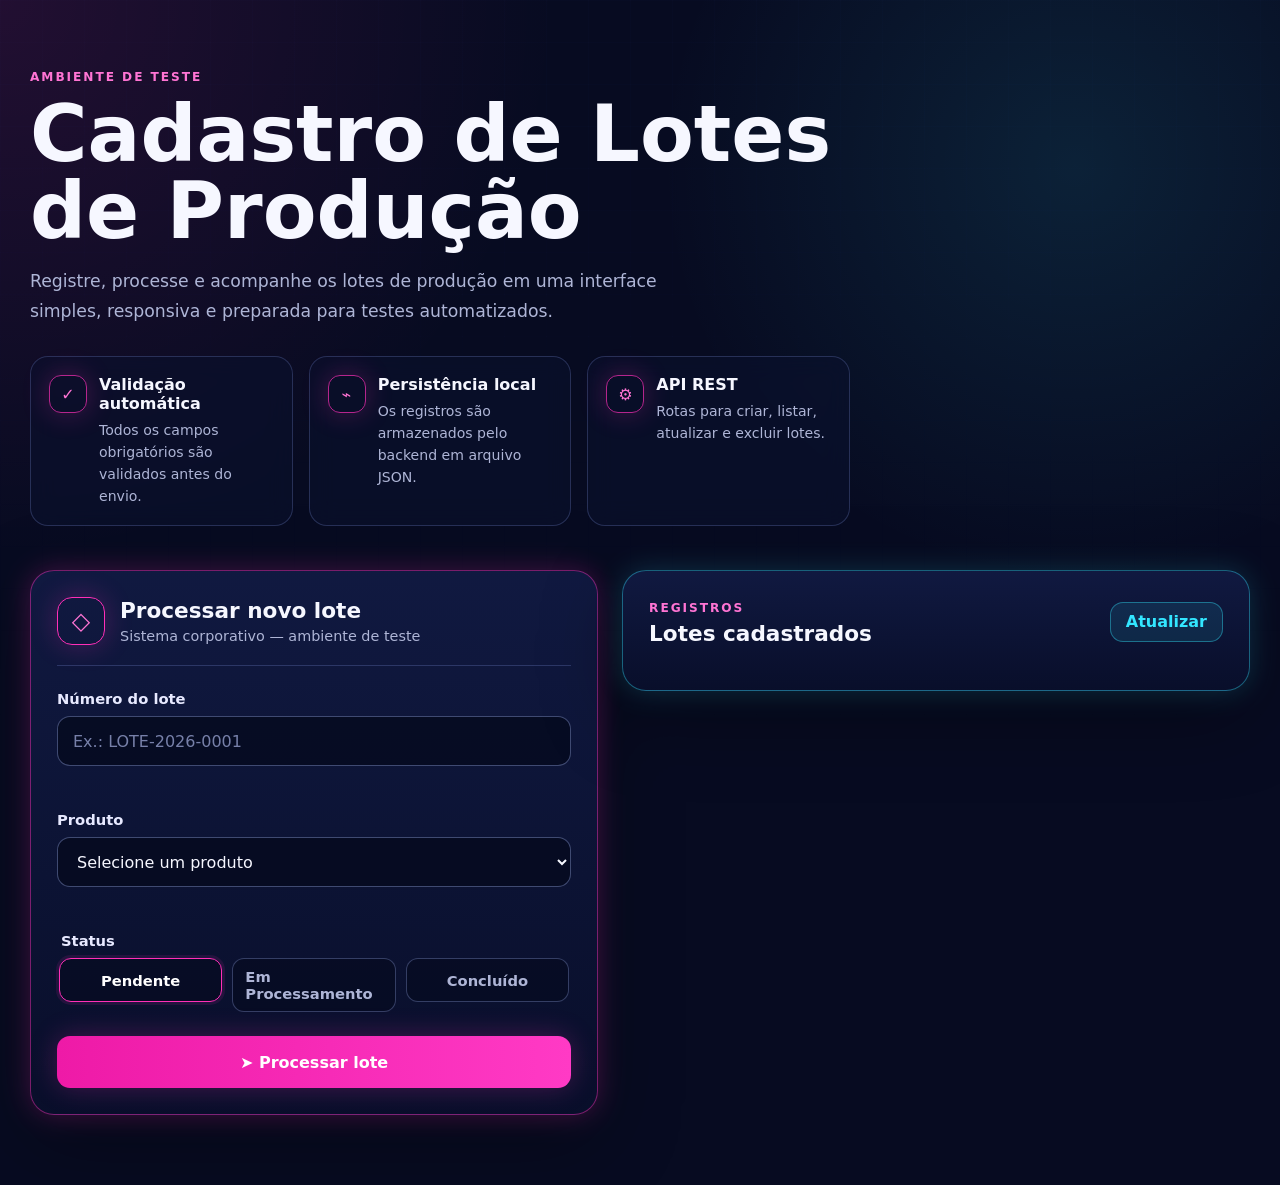
<file: docs/index-lotes/index.html>
<!DOCTYPE html>
<html lang="pt-BR">
  <head>
    <meta charset="UTF-8" />
    <meta name="viewport" content="width=device-width, initial-scale=1.0" />
    <meta
      name="description"
      content="Sistema corporativo de cadastro e acompanhamento de lotes de produção."
    />
    <title>Cadastro de Lotes de Produção</title>
    <link rel="stylesheet" href="styles.css" />
    <script src="app.js" defer></script>
  </head>

  <body>
    <div class="background-grid" aria-hidden="true"></div>

    <main class="page-shell">
      <section class="hero">
        <div class="hero__badge">AMBIENTE DE TESTE</div>

        <h1>Cadastro de Lotes de Produção</h1>
        <p>
          Registre, processe e acompanhe os lotes de produção em uma interface
          simples, responsiva e preparada para testes automatizados.
        </p>

        <div class="hero__cards">
          <article class="info-card">
            <span class="info-card__icon">✓</span>
            <div>
              <strong>Validação automática</strong>
              <p>Todos os campos obrigatórios são validados antes do envio.</p>
            </div>
          </article>

          <article class="info-card">
            <span class="info-card__icon">⌁</span>
            <div>
              <strong>Persistência local</strong>
              <p>Os registros são armazenados pelo backend em arquivo JSON.</p>
            </div>
          </article>

          <article class="info-card">
            <span class="info-card__icon">⚙</span>
            <div>
              <strong>API REST</strong>
              <p>Rotas para criar, listar, atualizar e excluir lotes.</p>
            </div>
          </article>
        </div>
      </section>

      <section class="workspace" aria-label="Área de cadastro">
        <div class="panel panel--form">
          <header class="panel__header">
            <div class="panel__icon">◇</div>
            <div>
              <h2>Processar novo lote</h2>
              <p>Sistema corporativo — ambiente de teste</p>
            </div>
          </header>

          <form id="lote-form" novalidate>
            <div class="field">
              <label for="numero-lote">Número do lote</label>
              <input
                id="numero-lote"
                name="numeroLote"
                type="text"
                placeholder="Ex.: LOTE-2026-0001"
                autocomplete="off"
                maxlength="40"
                data-testid="numero-lote"
                required
              />
              <small class="field__error" id="erro-numero-lote"></small>
            </div>

            <div class="field">
              <label for="produto">Produto</label>
              <select
                id="produto"
                name="produto"
                data-testid="produto"
                required
              >
                <option value="">Selecione um produto</option>
              </select>
              <small class="field__error" id="erro-produto"></small>
            </div>

            <fieldset class="field status-field">
              <legend>Status</legend>

              <label class="radio-option">
                <input
                  type="radio"
                  name="status"
                  value="Pendente"
                  data-testid="status-pendente"
                  checked
                />
                <span>Pendente</span>
              </label>

              <label class="radio-option">
                <input
                  type="radio"
                  name="status"
                  value="Em Processamento"
                  data-testid="status-processamento"
                />
                <span>Em Processamento</span>
              </label>

              <label class="radio-option">
                <input
                  type="radio"
                  name="status"
                  value="Concluído"
                  data-testid="status-concluido"
                />
                <span>Concluído</span>
              </label>
            </fieldset>

            <button
              id="botao-processar"
              class="primary-button"
              type="submit"
              data-testid="processar-lote"
            >
              <span class="button-label">➤ Processar lote</span>
              <span class="button-loader" aria-hidden="true"></span>
            </button>

            <div
              id="mensagem"
              class="message"
              role="status"
              aria-live="polite"
              data-testid="mensagem"
              hidden
            ></div>
          </form>
        </div>

        <div class="panel panel--list">
          <div class="list-header">
            <div>
              <span class="eyebrow">REGISTROS</span>
              <h2>Lotes cadastrados</h2>
            </div>

            <button
              id="botao-atualizar"
              class="secondary-button"
              type="button"
            >
              Atualizar
            </button>
          </div>

          <div id="lista-lotes" class="lots-list" aria-live="polite"></div>
        </div>
      </section>
    </main>
  </body>
</html>
</file>
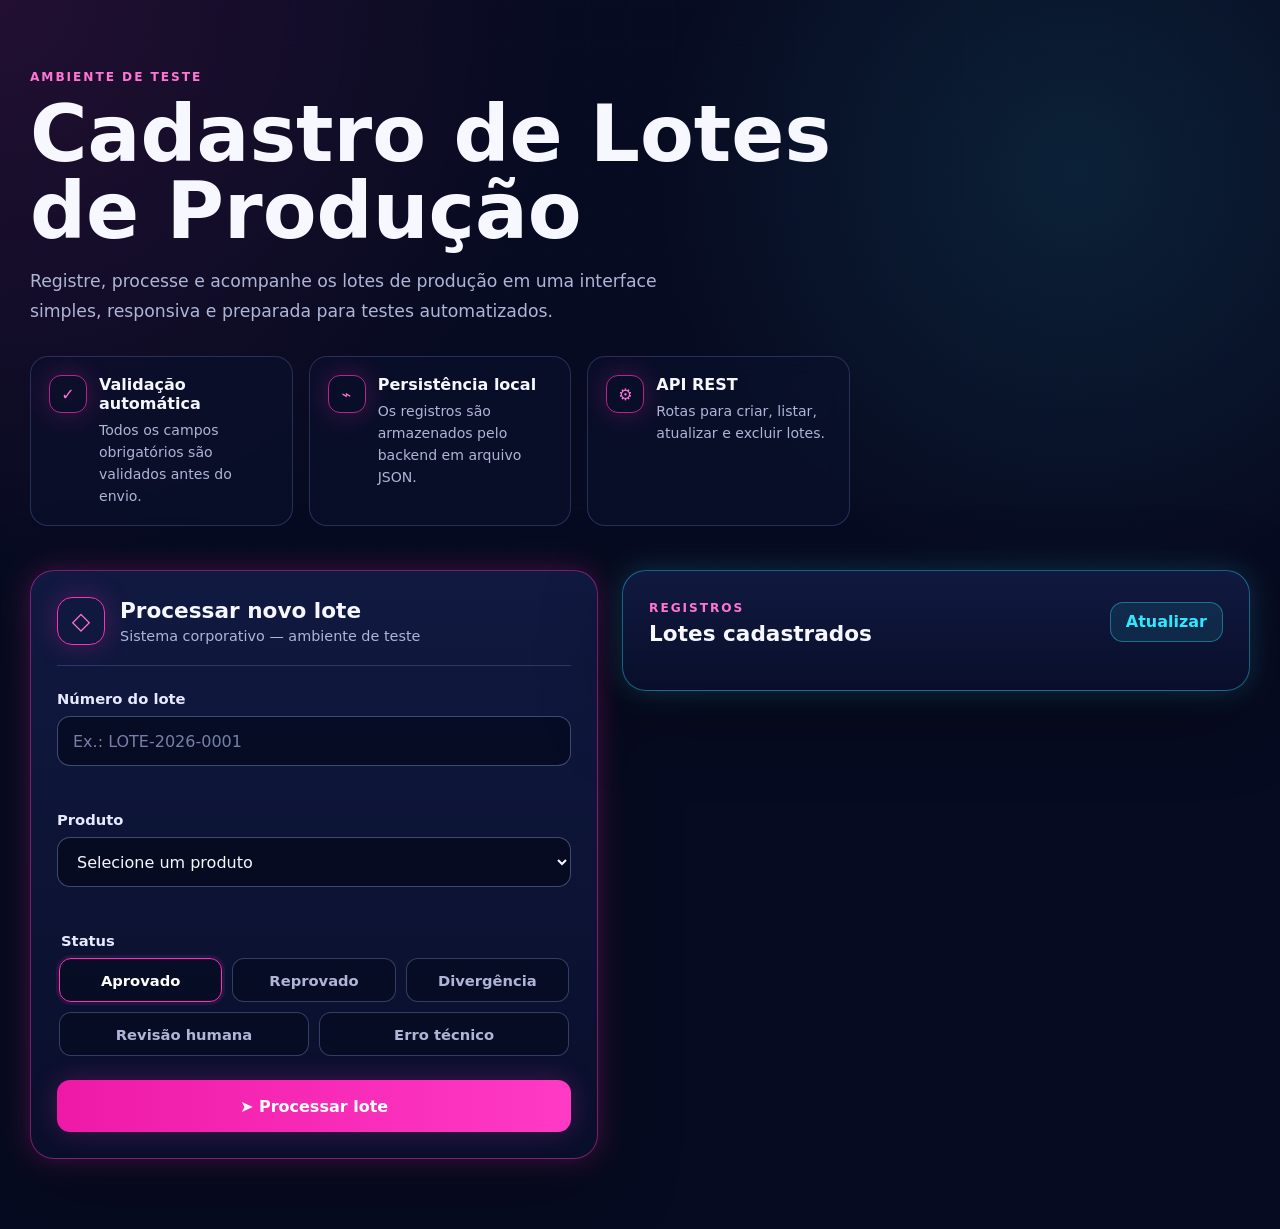
<file: web/index-lotes/index.html>
<!DOCTYPE html>
<html lang="pt-BR">
  <head>
    <meta charset="UTF-8" />
    <meta name="viewport" content="width=device-width, initial-scale=1.0" />
    <meta
      name="description"
      content="Sistema corporativo de cadastro e acompanhamento de lotes de produção."
    />
    <title>Cadastro de Lotes de Produção</title>
    <link rel="stylesheet" href="styles.css" />
    <script src="app.js" defer></script>
  </head>

  <body>
    <div class="background-grid" aria-hidden="true"></div>

    <main class="page-shell">
      <section class="hero">
        <div class="hero__badge">AMBIENTE DE TESTE</div>

        <h1>Cadastro de Lotes de Produção</h1>
        <p>
          Registre, processe e acompanhe os lotes de produção em uma interface
          simples, responsiva e preparada para testes automatizados.
        </p>

        <div class="hero__cards">
          <article class="info-card">
            <span class="info-card__icon">✓</span>
            <div>
              <strong>Validação automática</strong>
              <p>Todos os campos obrigatórios são validados antes do envio.</p>
            </div>
          </article>

          <article class="info-card">
            <span class="info-card__icon">⌁</span>
            <div>
              <strong>Persistência local</strong>
              <p>Os registros são armazenados pelo backend em arquivo JSON.</p>
            </div>
          </article>

          <article class="info-card">
            <span class="info-card__icon">⚙</span>
            <div>
              <strong>API REST</strong>
              <p>Rotas para criar, listar, atualizar e excluir lotes.</p>
            </div>
          </article>
        </div>
      </section>

      <section class="workspace" aria-label="Área de cadastro">
        <div class="panel panel--form">
          <header class="panel__header">
            <div class="panel__icon">◇</div>
            <div>
              <h2>Processar novo lote</h2>
              <p>Sistema corporativo — ambiente de teste</p>
            </div>
          </header>

          <form id="lote-form" novalidate>
            <div class="field">
              <label for="numero-lote">Número do lote</label>
              <input
                id="numero-lote"
                name="numeroLote"
                type="text"
                placeholder="Ex.: LOTE-2026-0001"
                autocomplete="off"
                maxlength="40"
                data-testid="numero-lote"
                required
              />
              <small class="field__error" id="erro-numero-lote"></small>
            </div>

            <div class="field">
              <label for="produto">Produto</label>
              <select
                id="produto"
                name="produto"
                data-testid="produto"
                required
              >
                <option value="">Selecione um produto</option>
              </select>
              <small class="field__error" id="erro-produto"></small>
            </div>

            <fieldset class="field status-field">
              <legend>Status</legend>

              <label class="radio-option">
                <input
                  type="radio"
                  name="resultadoValidacao"
                  value="APROVADO"
                  data-testid="resultado-aprovado"
                  checked
                />
                <span>Aprovado</span>
              </label>

              <label class="radio-option">
                <input
                  type="radio"
                  name="resultadoValidacao"
                  value="REPROVADO"
                  data-testid="resultado-reprovado"
                />
                <span>Reprovado</span>
              </label>

              <label class="radio-option">
                <input
                  type="radio"
                  name="resultadoValidacao"
                  value="DIVERGENCIA"
                  data-testid="resultado-divergencia"
                />
                <span>Divergência</span>
              </label>

              <label class="radio-option">
                <input
                  type="radio"
                  name="resultadoValidacao"
                  value="REVISAO"
                  data-testid="resultado-revisao"
                />
                <span>Revisão humana</span>
              </label>

              <label class="radio-option">
                <input
                  type="radio"
                  name="resultadoValidacao"
                  value="ERRO"
                  data-testid="resultado-erro"
                />
                <span>Erro técnico</span>
              </label>
            </fieldset>

            <div class="visually-hidden">
              <label for="mensagem-resultado">Mensagem do resultado</label>
              <textarea
                id="mensagem-resultado"
                name="mensagemResultado"
                tabindex="-1"
              ></textarea>
            </div>

            <button
              id="botao-processar"
              class="primary-button"
              type="submit"
              data-testid="processar-lote"
            >
              <span class="button-label">
                <span aria-hidden="true">➤</span>
                Processar lote
              </span>
              <span class="button-loader" aria-hidden="true"></span>
            </button>

            <div
              id="mensagem"
              class="message"
              role="status"
              aria-label="Resultado do processamento"
              aria-live="polite"
              data-testid="mensagem"
              hidden
            ></div>
          </form>
        </div>

        <div class="panel panel--list">
          <div class="list-header">
            <div>
              <span class="eyebrow">REGISTROS</span>
              <h2>Lotes cadastrados</h2>
            </div>

            <button
              id="botao-atualizar"
              class="secondary-button"
              type="button"
            >
              Atualizar
            </button>
          </div>

          <div id="lista-lotes" class="lots-list" aria-live="polite"></div>
        </div>
      </section>
    </main>
  </body>
</html>
</file>
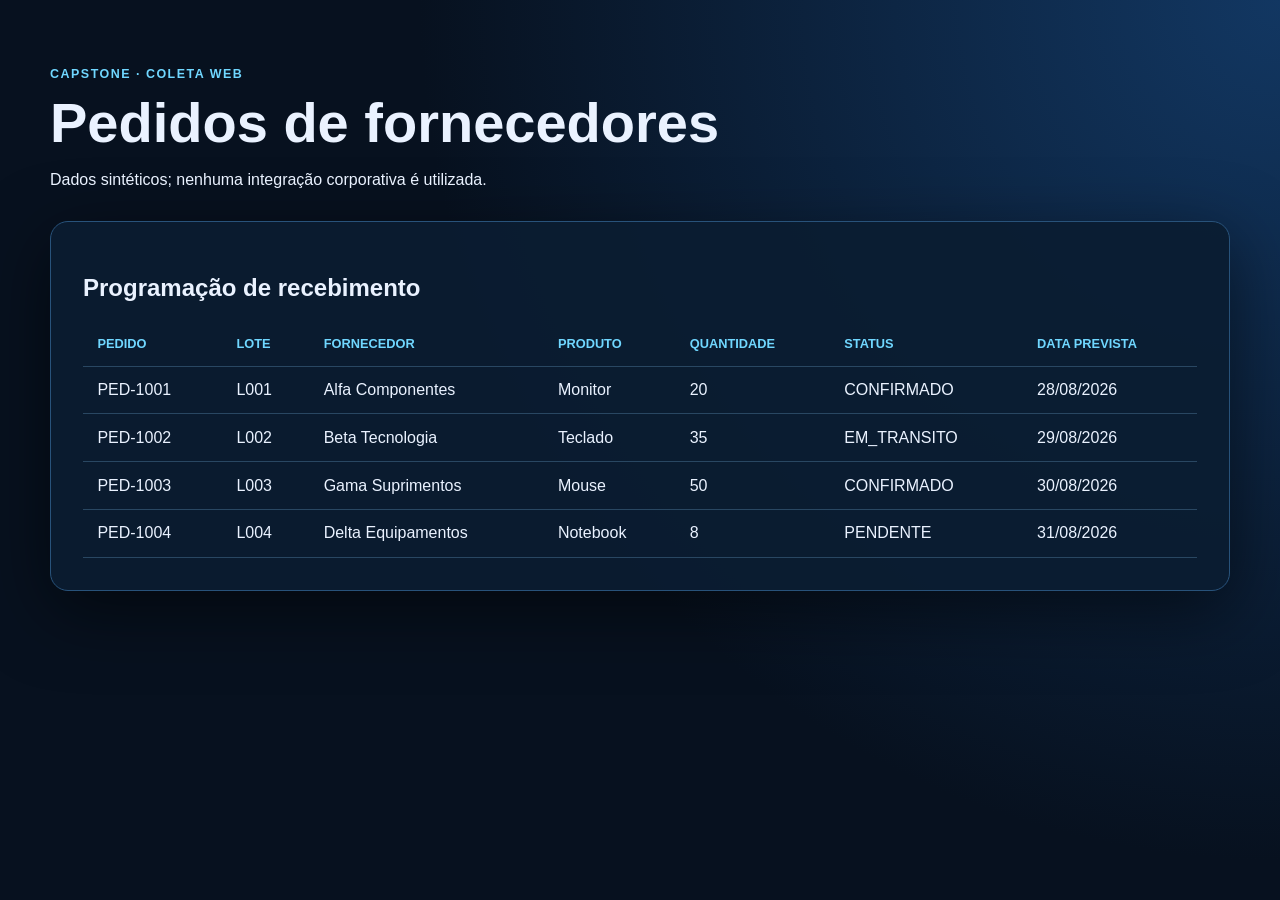
<file: web/supplier-portal/index.html>
<!doctype html>
<html lang="pt-BR">
  <head>
    <meta charset="utf-8" />
    <meta name="viewport" content="width=device-width, initial-scale=1" />
    <meta name="description" content="Pedidos controlados de fornecedores." />
    <title>Pedidos | Portal de fornecedores</title>
    <link rel="stylesheet" href="styles.css" />
  </head>
  <body>
    <main class="shell">
      <header>
        <span class="eyebrow">CAPSTONE · COLETA WEB</span>
        <h1>Pedidos de fornecedores</h1>
        <p>Dados sintéticos; nenhuma integração corporativa é utilizada.</p>
      </header>
      <section class="panel" aria-labelledby="orders-title">
        <h2 id="orders-title">Programação de recebimento</h2>
        <table aria-label="Pedidos de fornecedores">
          <thead>
            <tr><th>Pedido</th><th>Lote</th><th>Fornecedor</th><th>Produto</th><th>Quantidade</th><th>Status</th><th>Data prevista</th></tr>
          </thead>
          <tbody>
            <tr><td>PED-1001</td><td>L001</td><td>Alfa Componentes</td><td>Monitor</td><td>20</td><td>CONFIRMADO</td><td>28/08/2026</td></tr>
            <tr><td>PED-1002</td><td>L002</td><td>Beta Tecnologia</td><td>Teclado</td><td>35</td><td>EM_TRANSITO</td><td>29/08/2026</td></tr>
            <tr><td>PED-1003</td><td>L003</td><td>Gama Suprimentos</td><td>Mouse</td><td>50</td><td>CONFIRMADO</td><td>30/08/2026</td></tr>
            <tr><td>PED-1004</td><td>L004</td><td>Delta Equipamentos</td><td>Notebook</td><td>8</td><td>PENDENTE</td><td>31/08/2026</td></tr>
          </tbody>
        </table>
      </section>
    </main>
  </body>
</html>
</file>
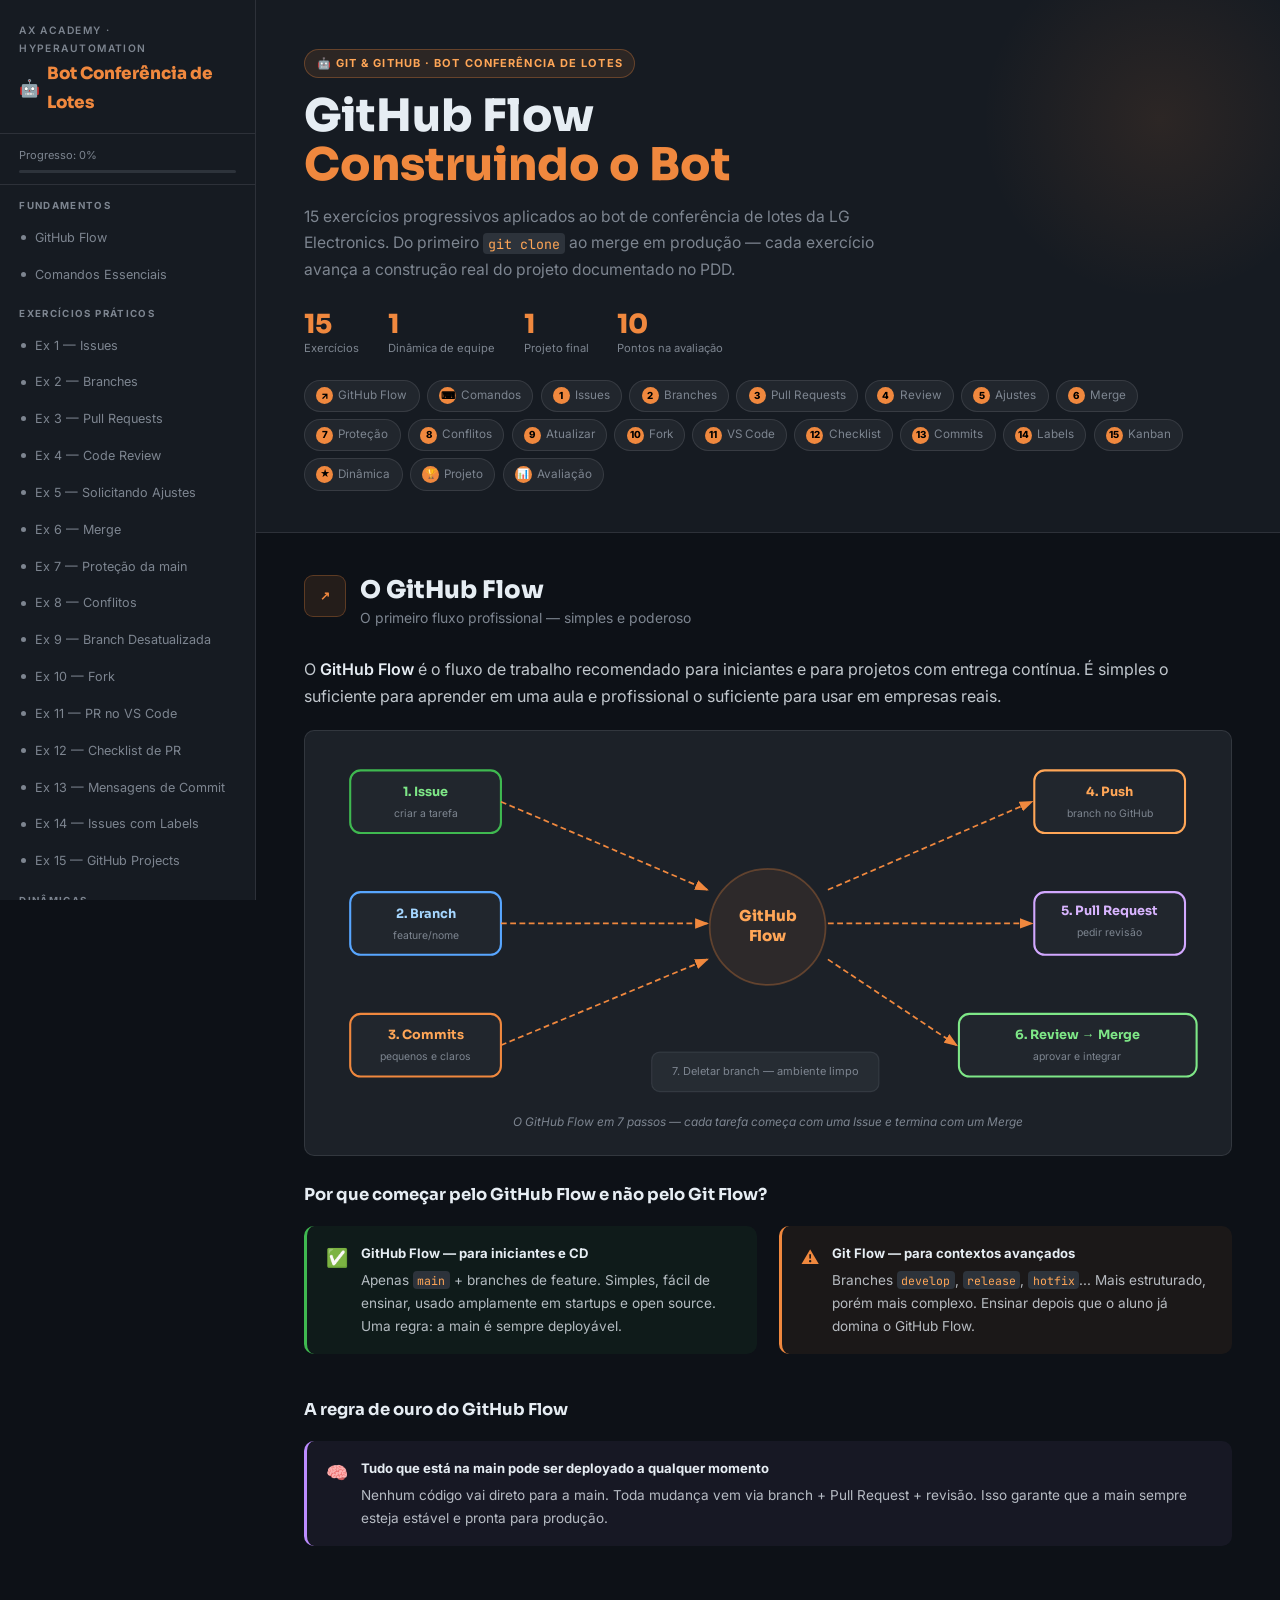
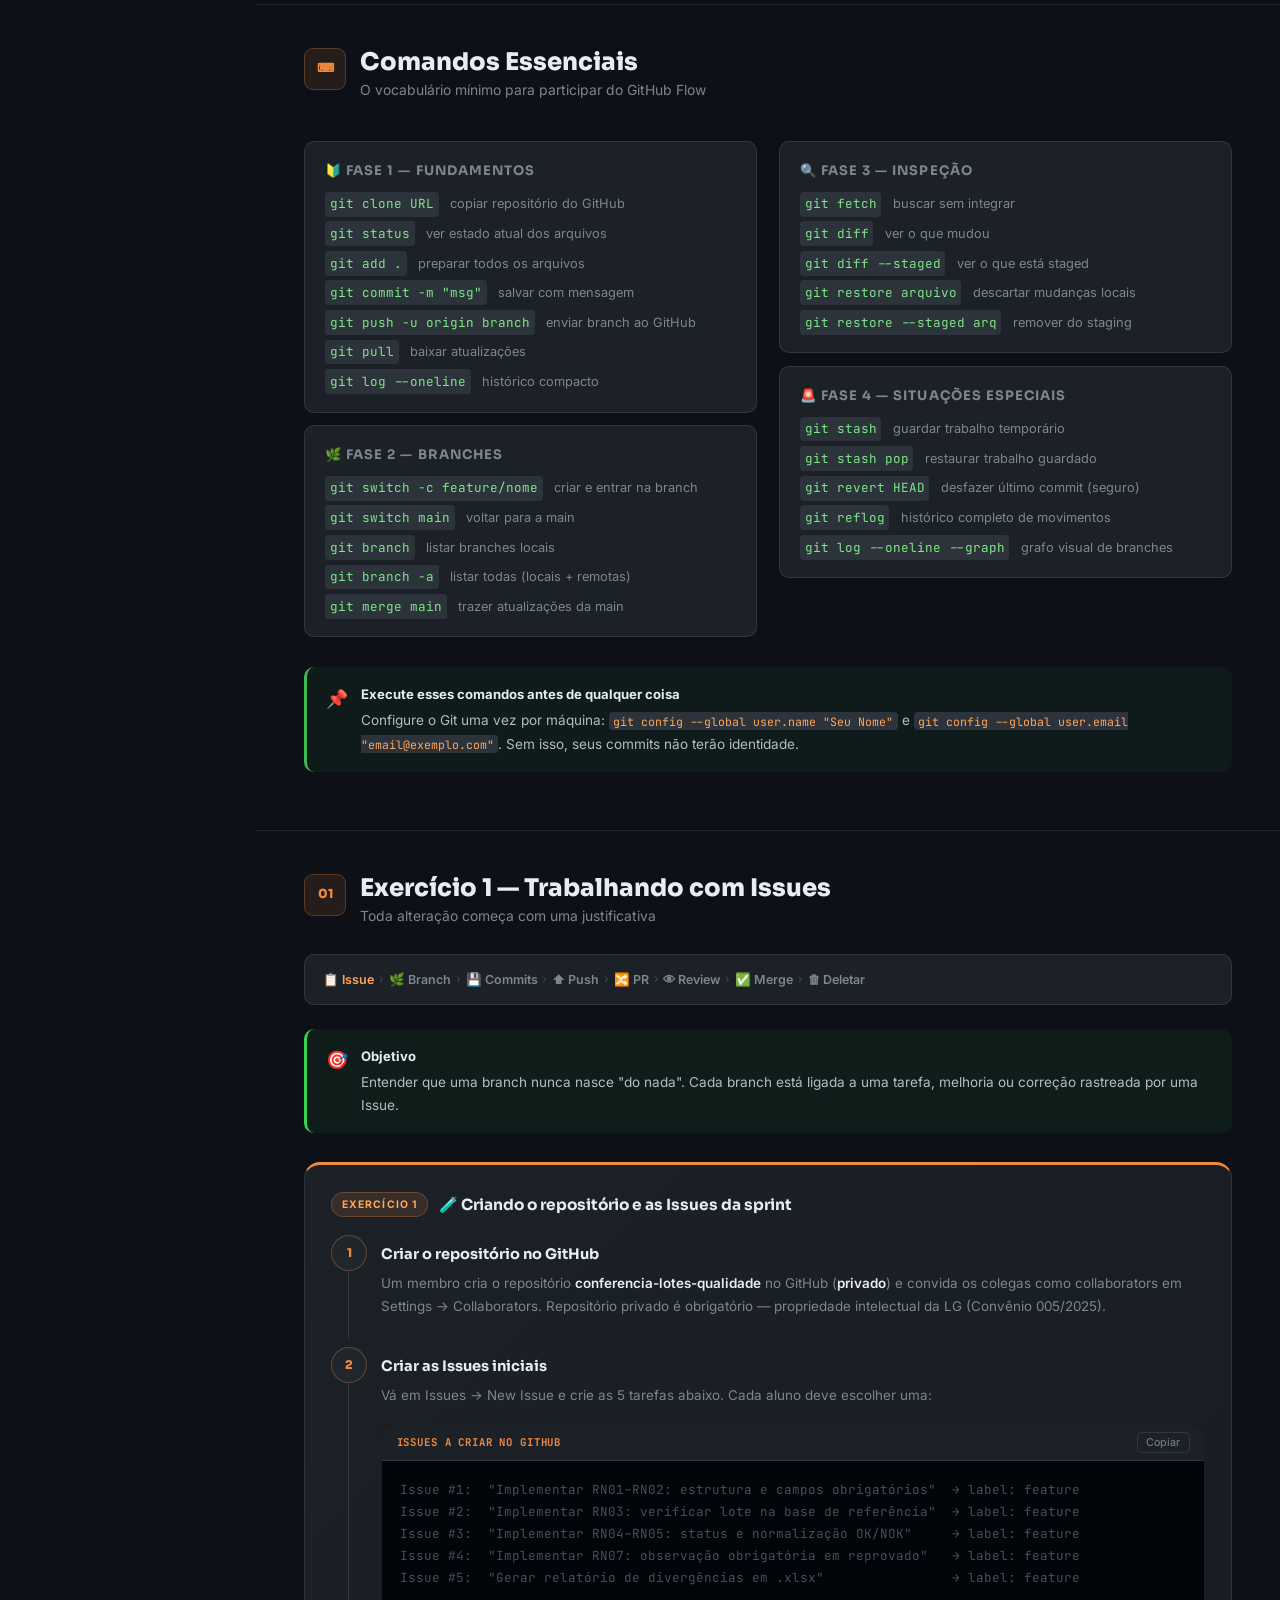
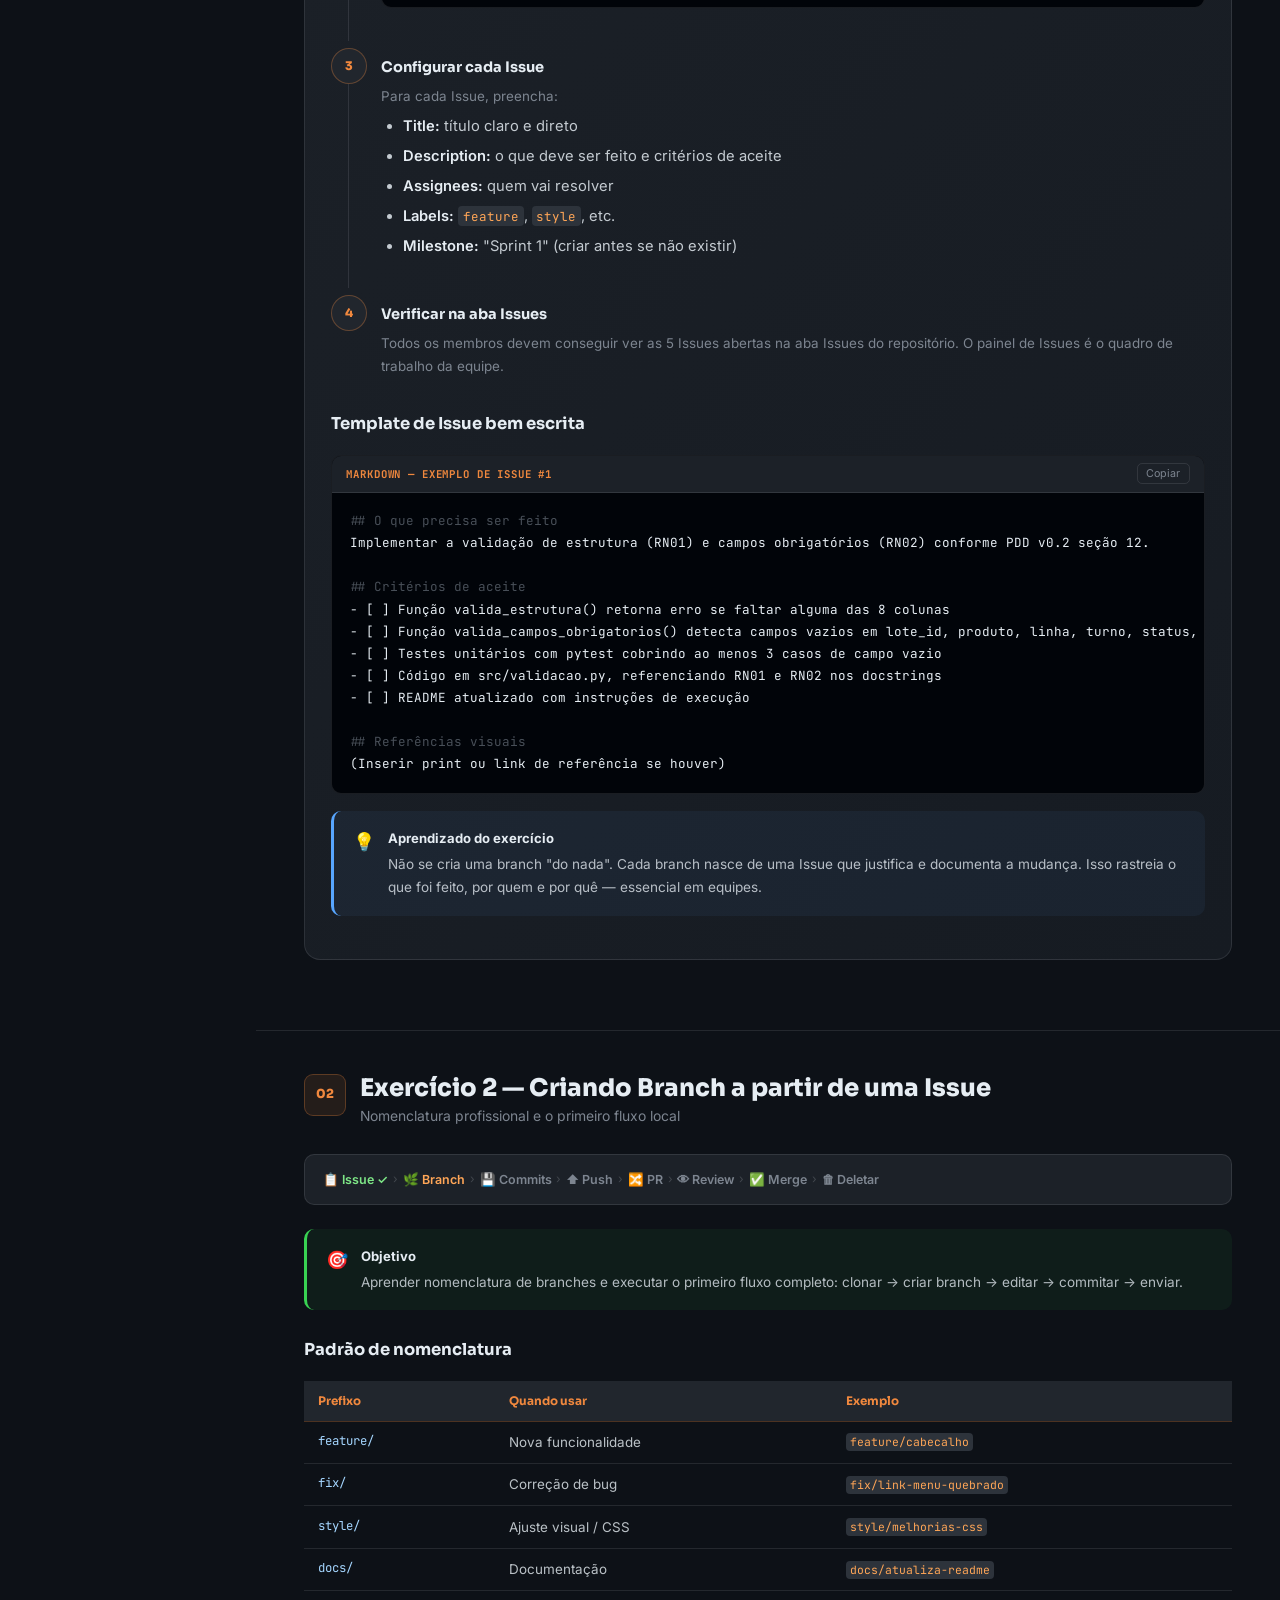
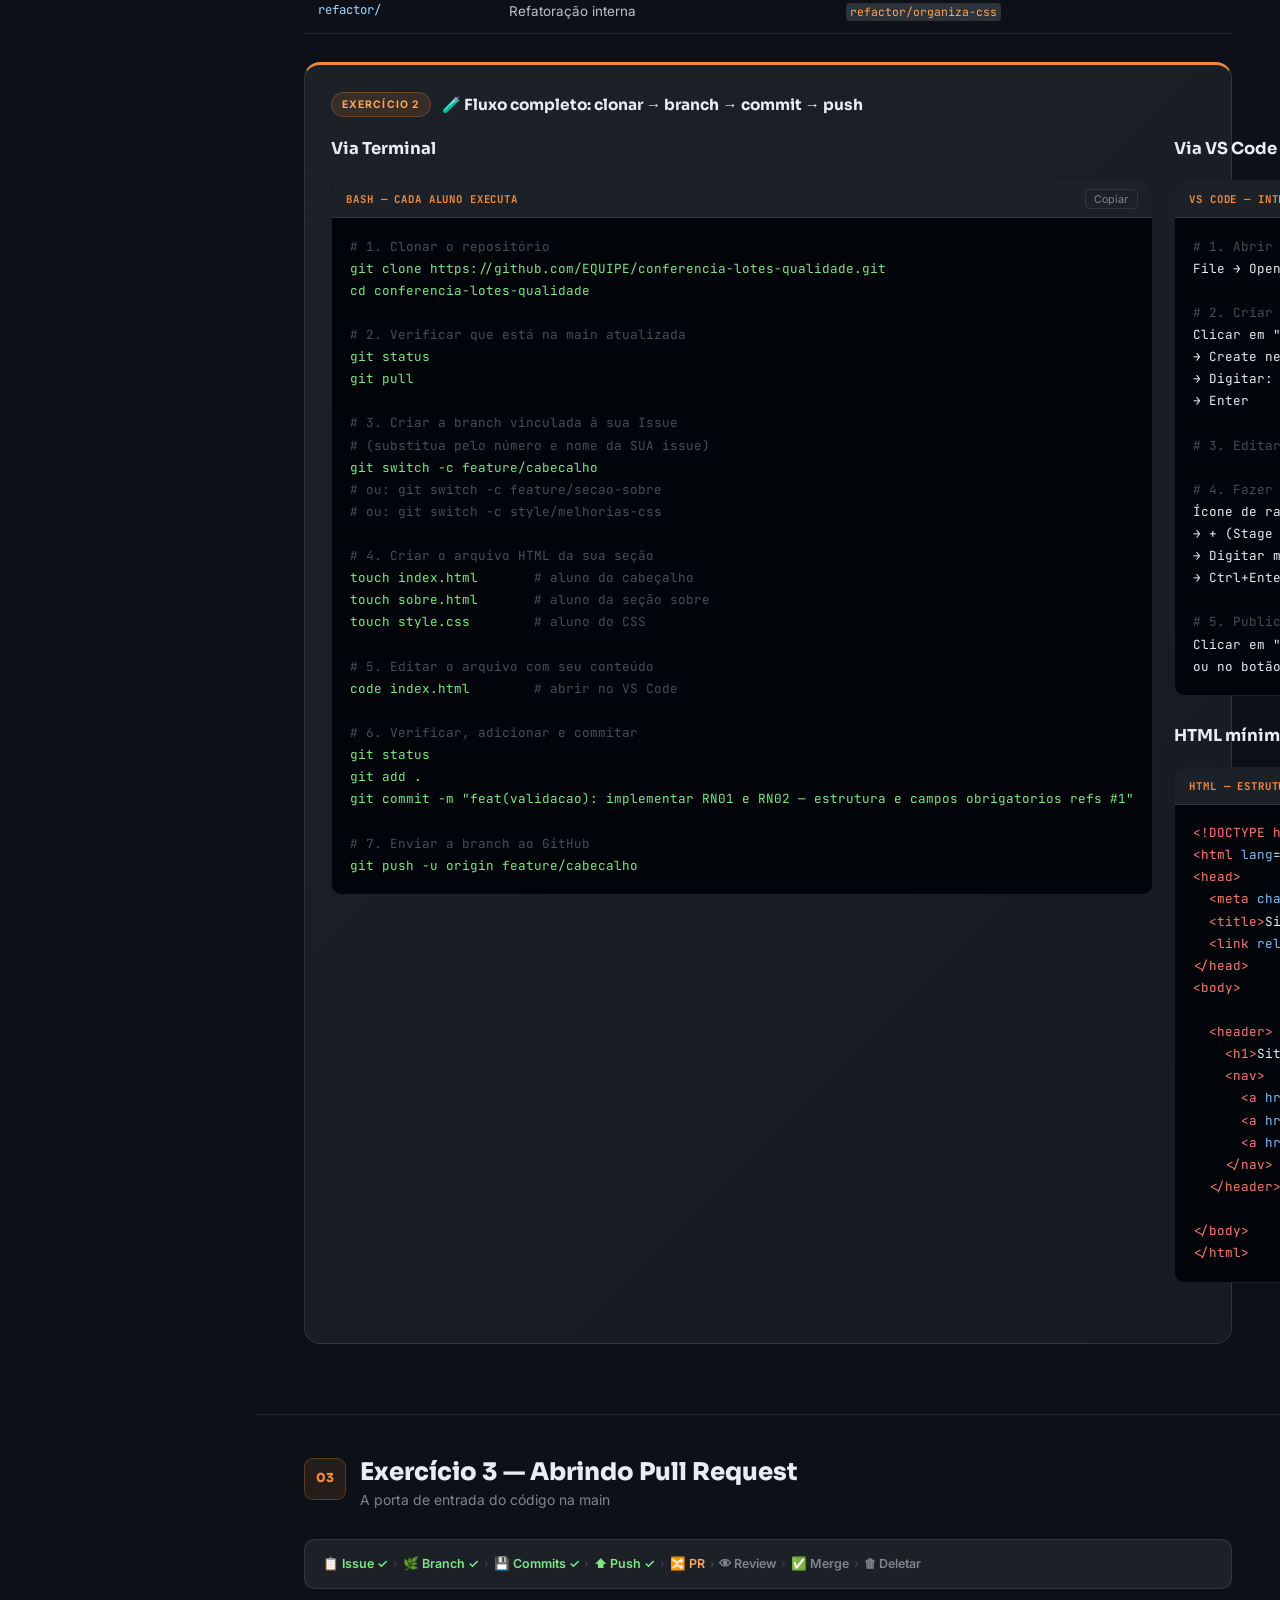
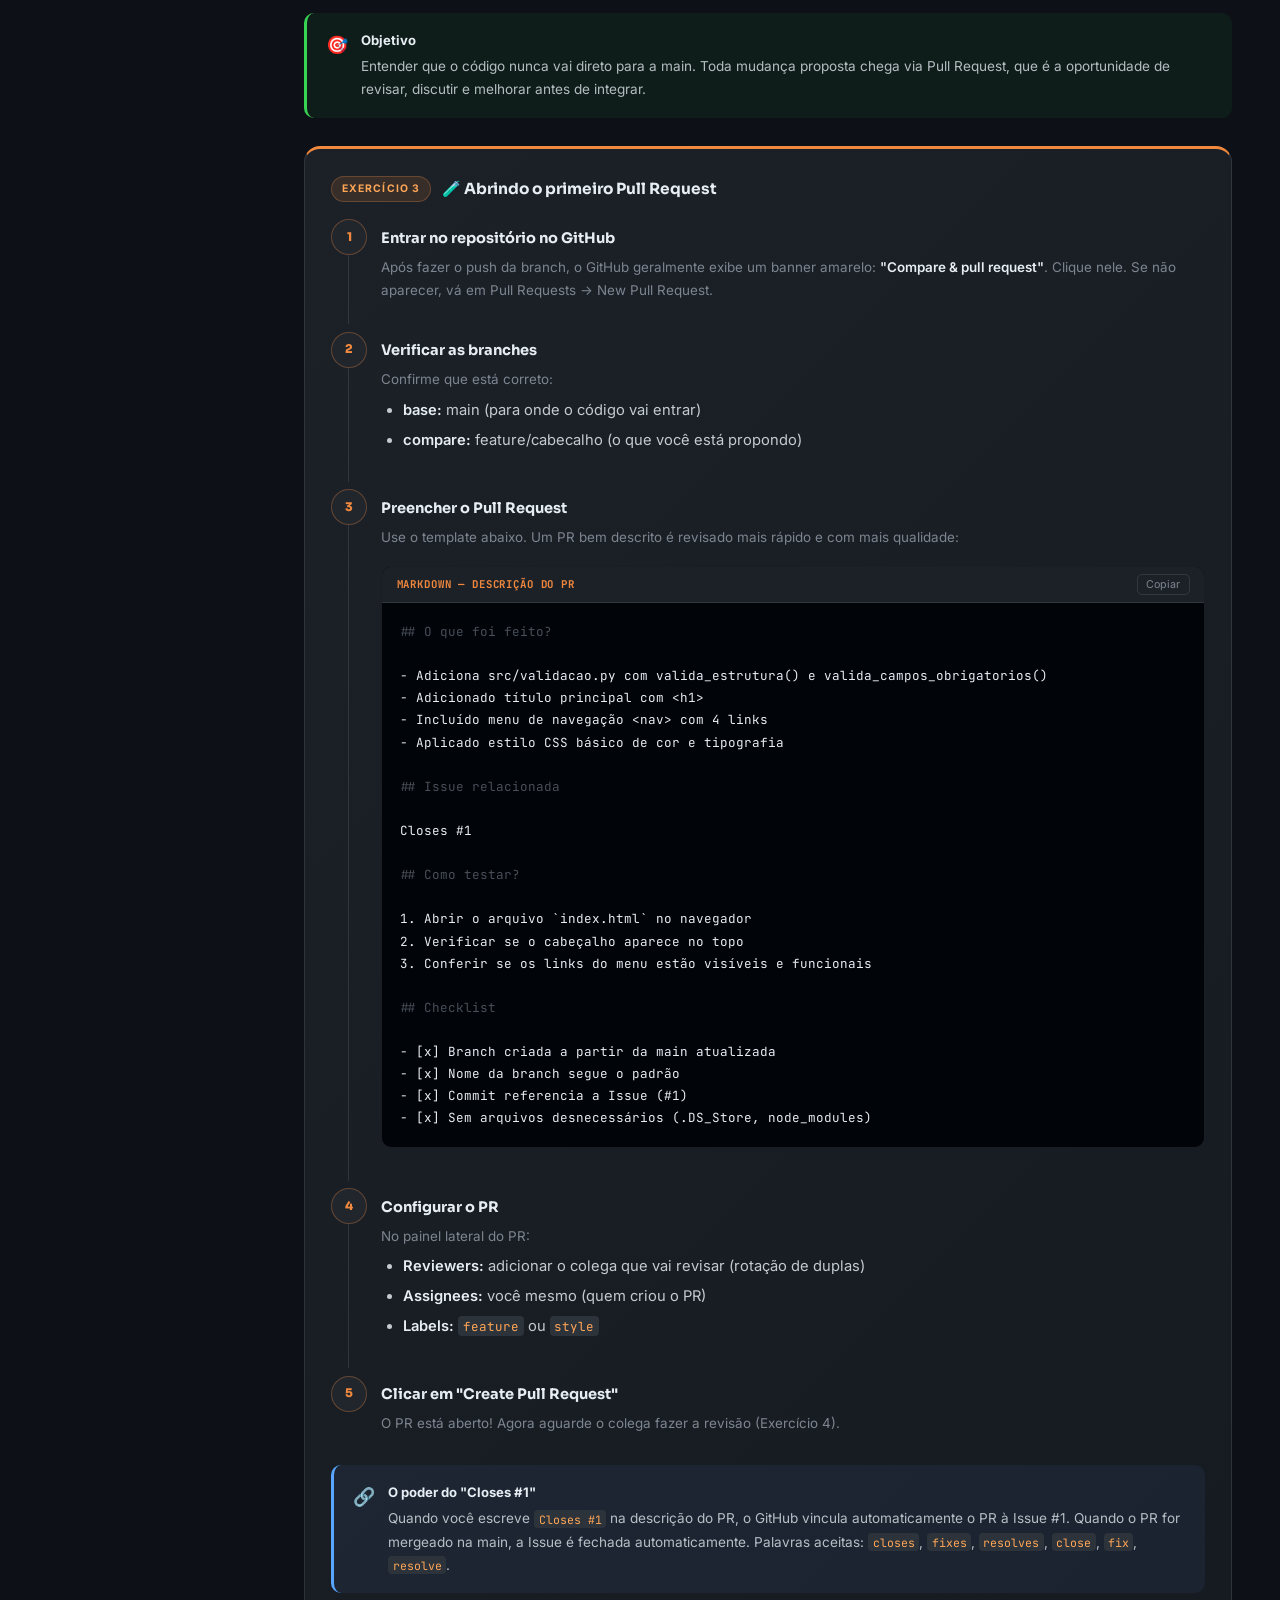
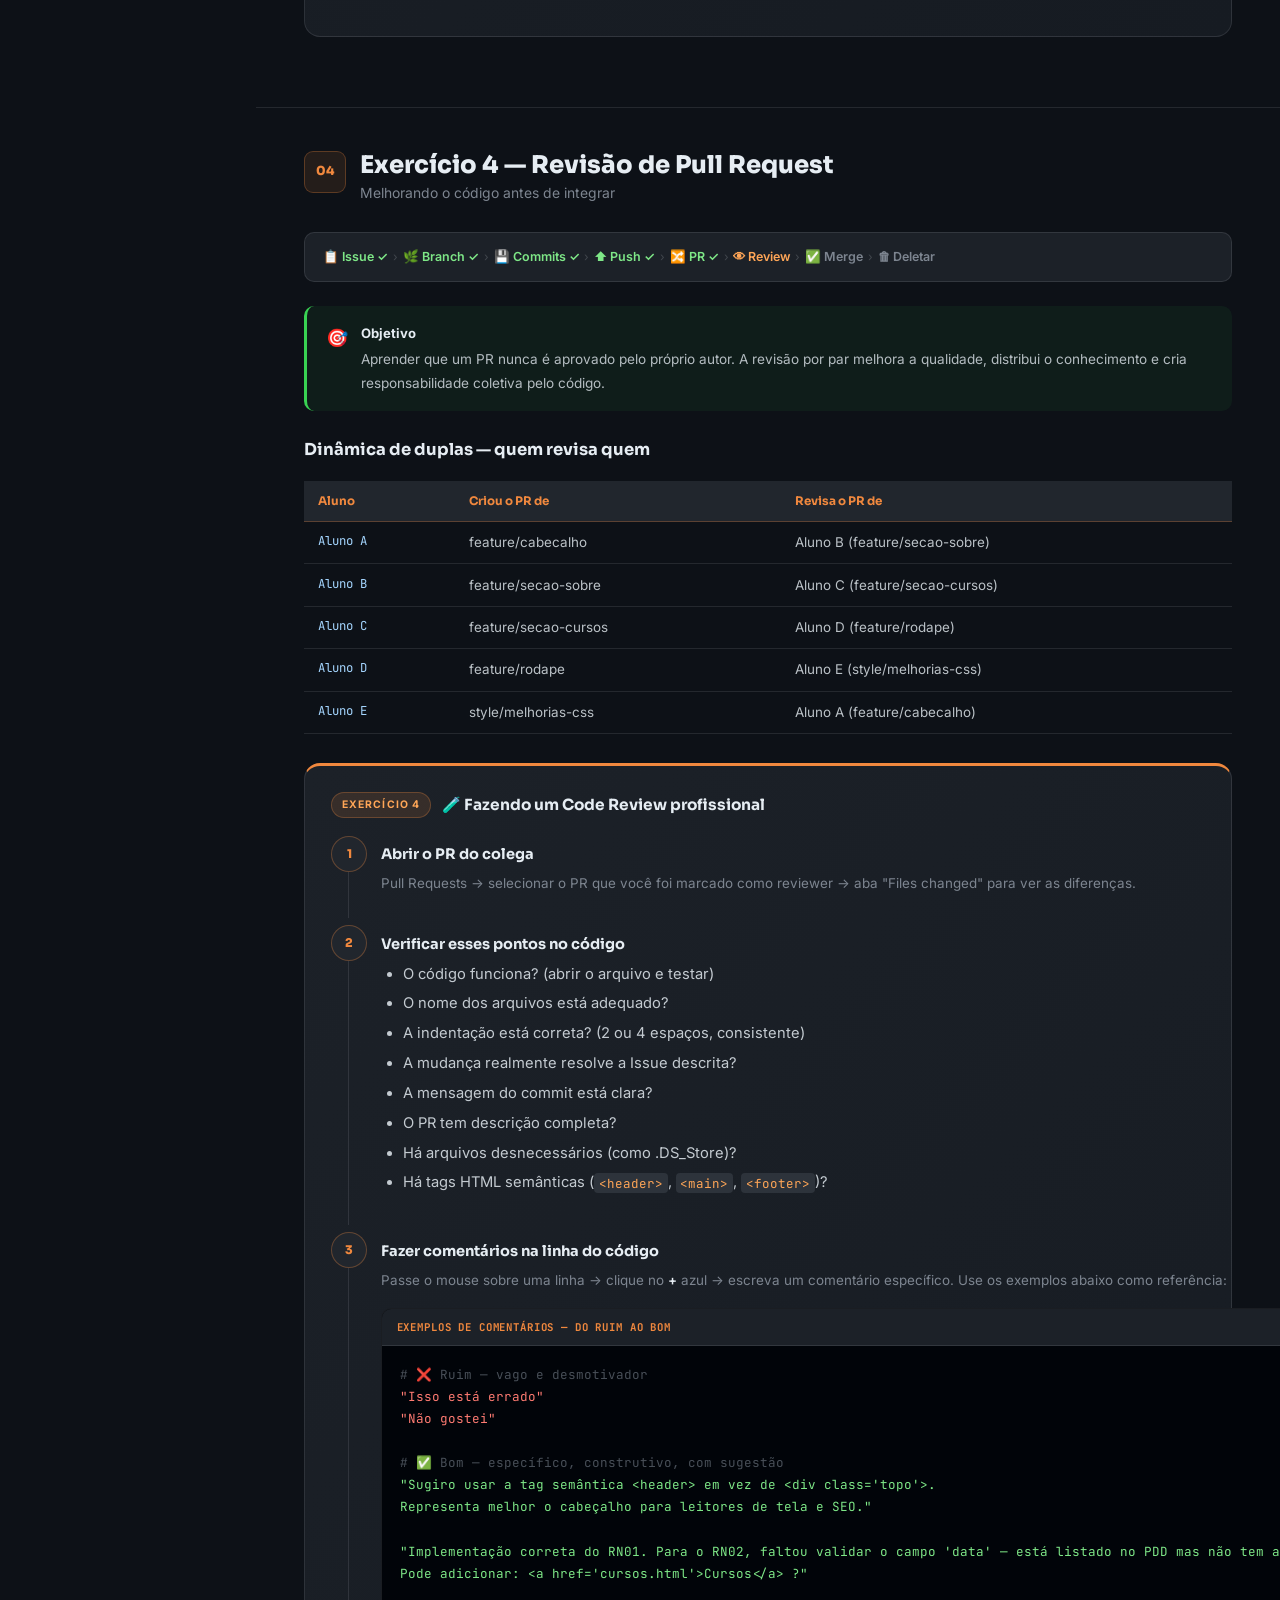
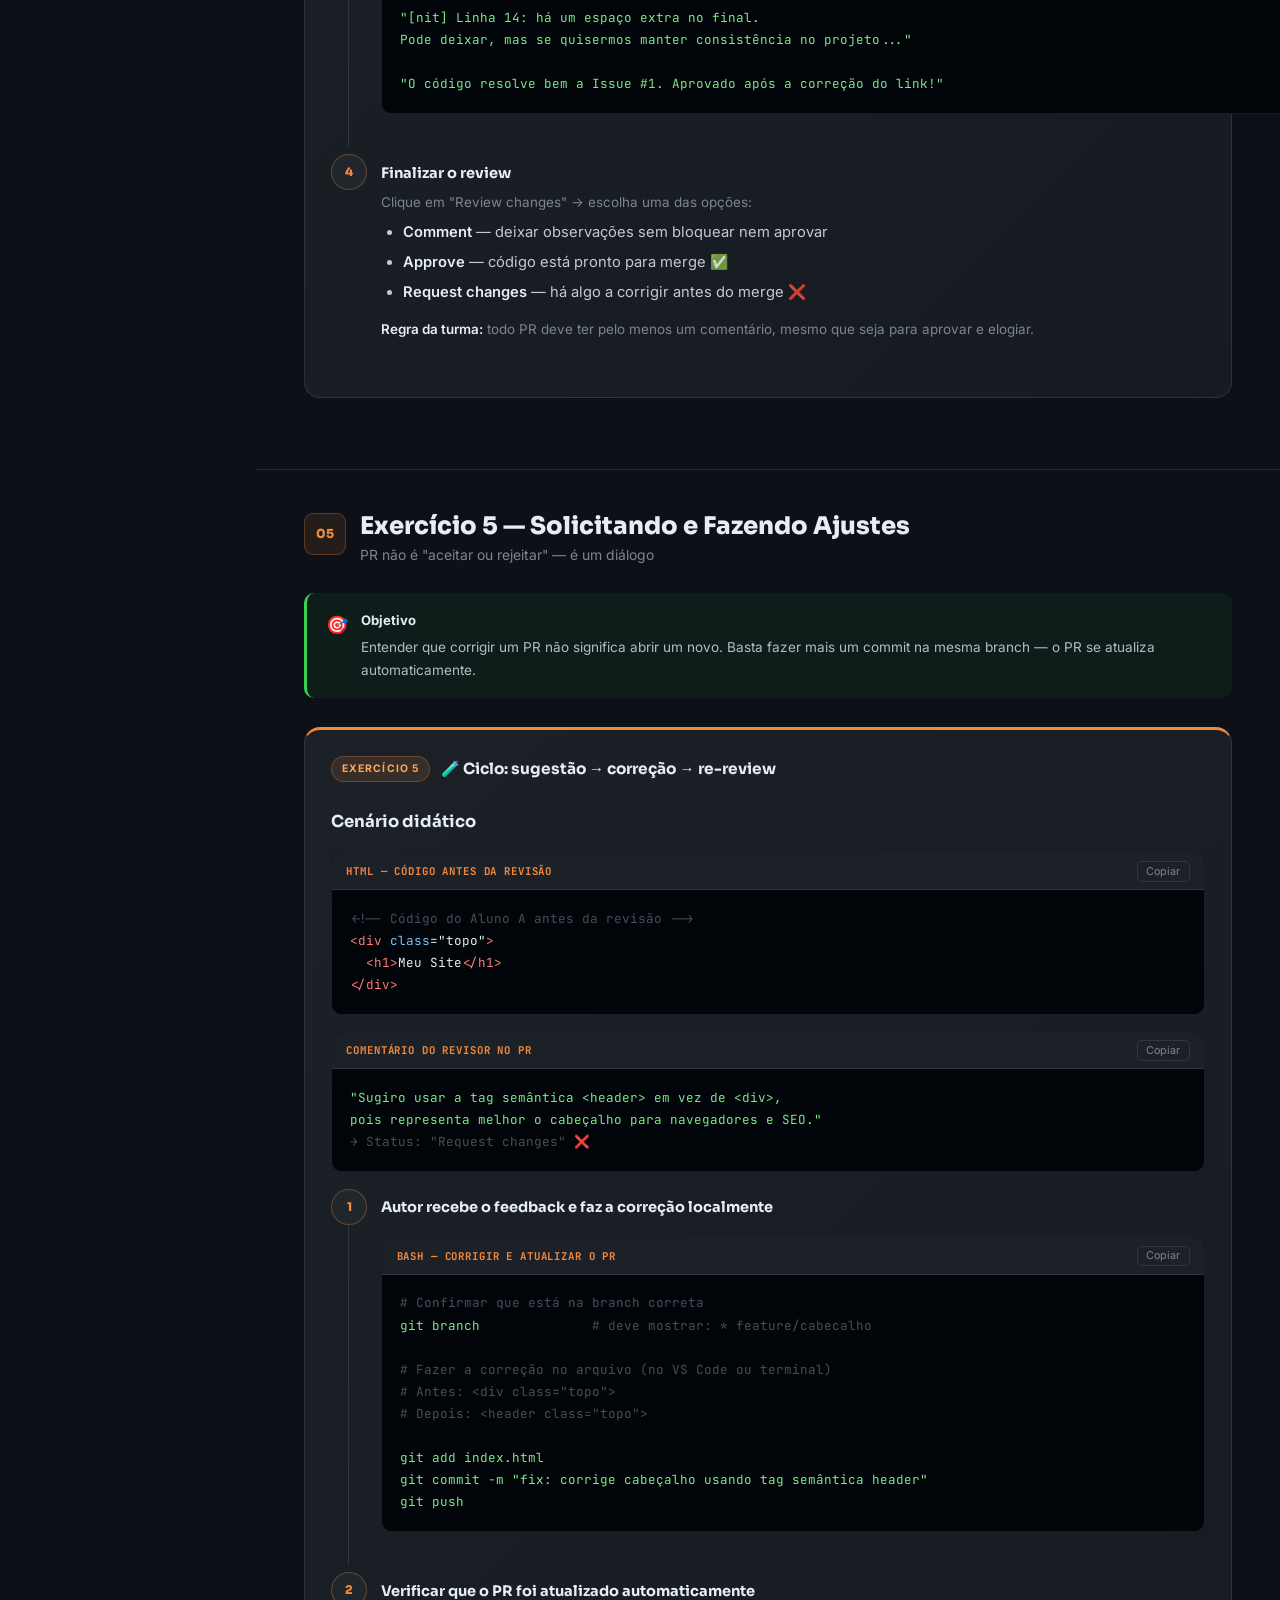
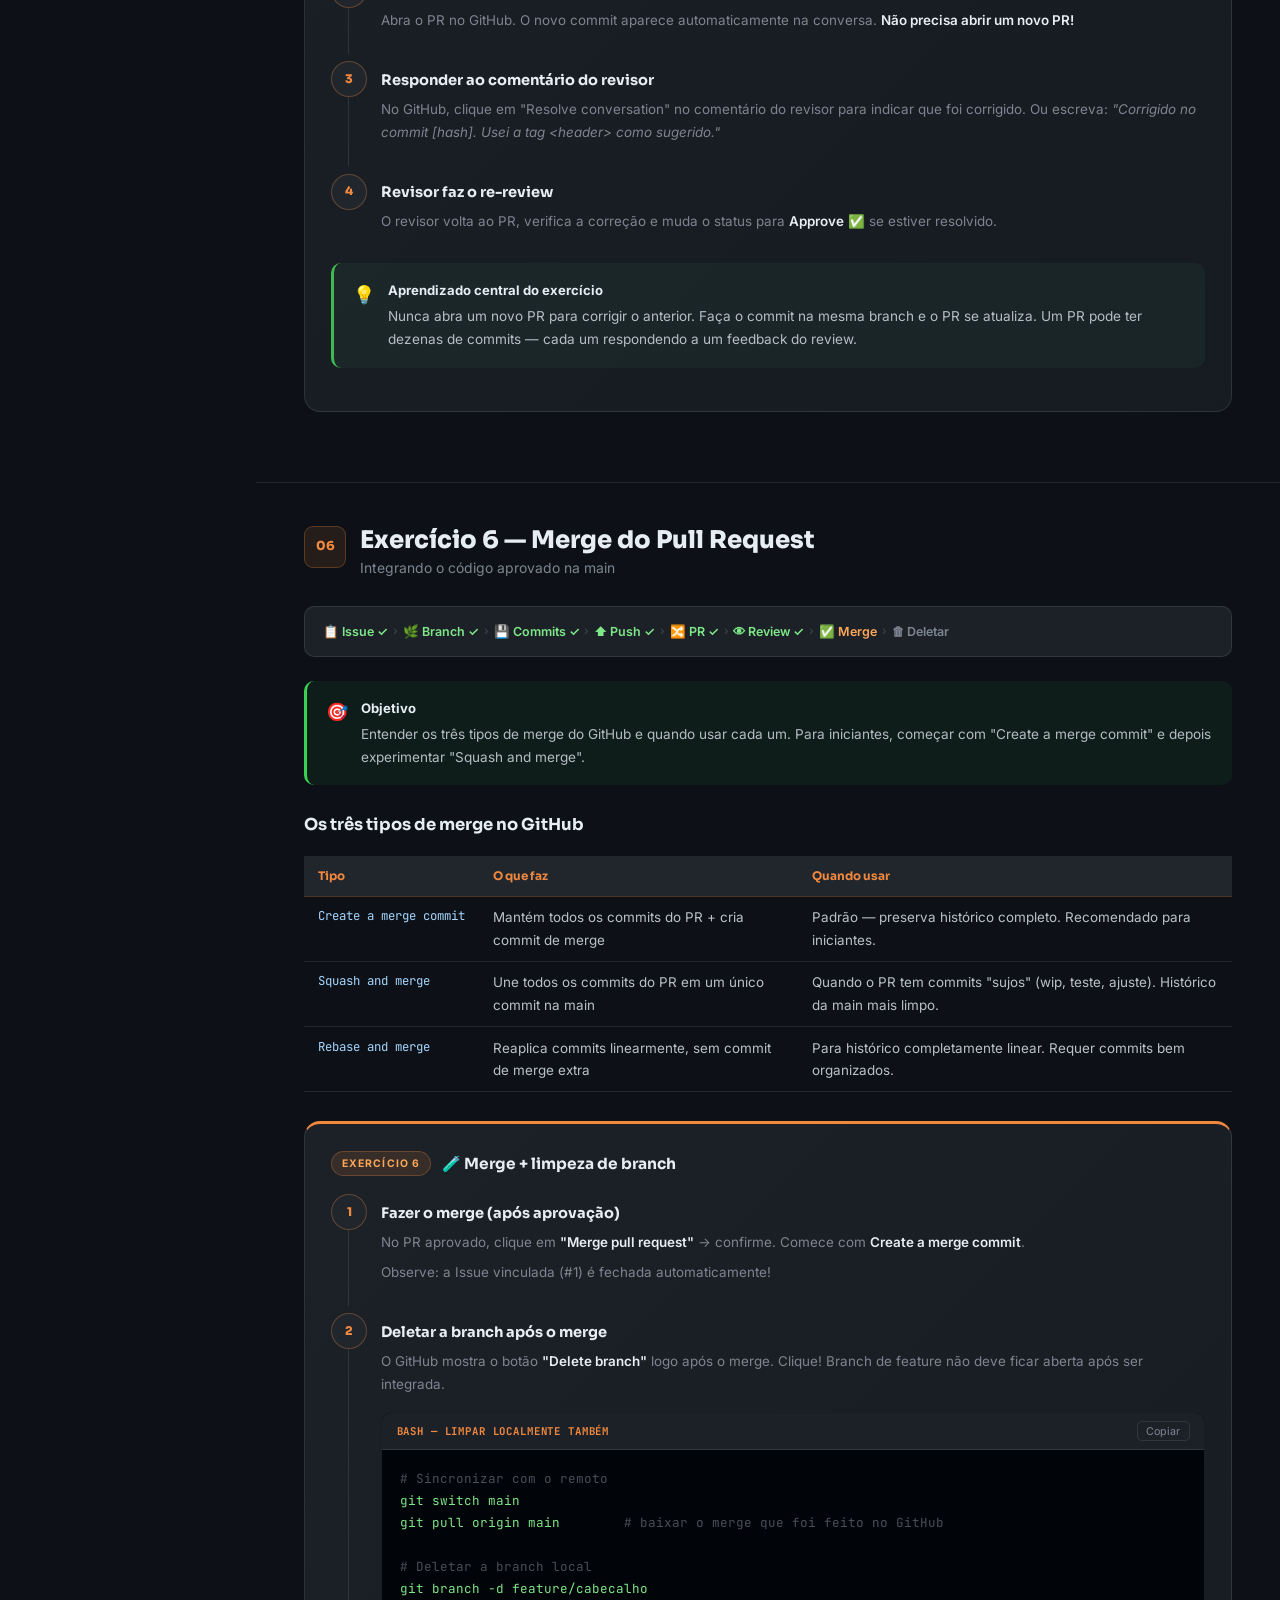
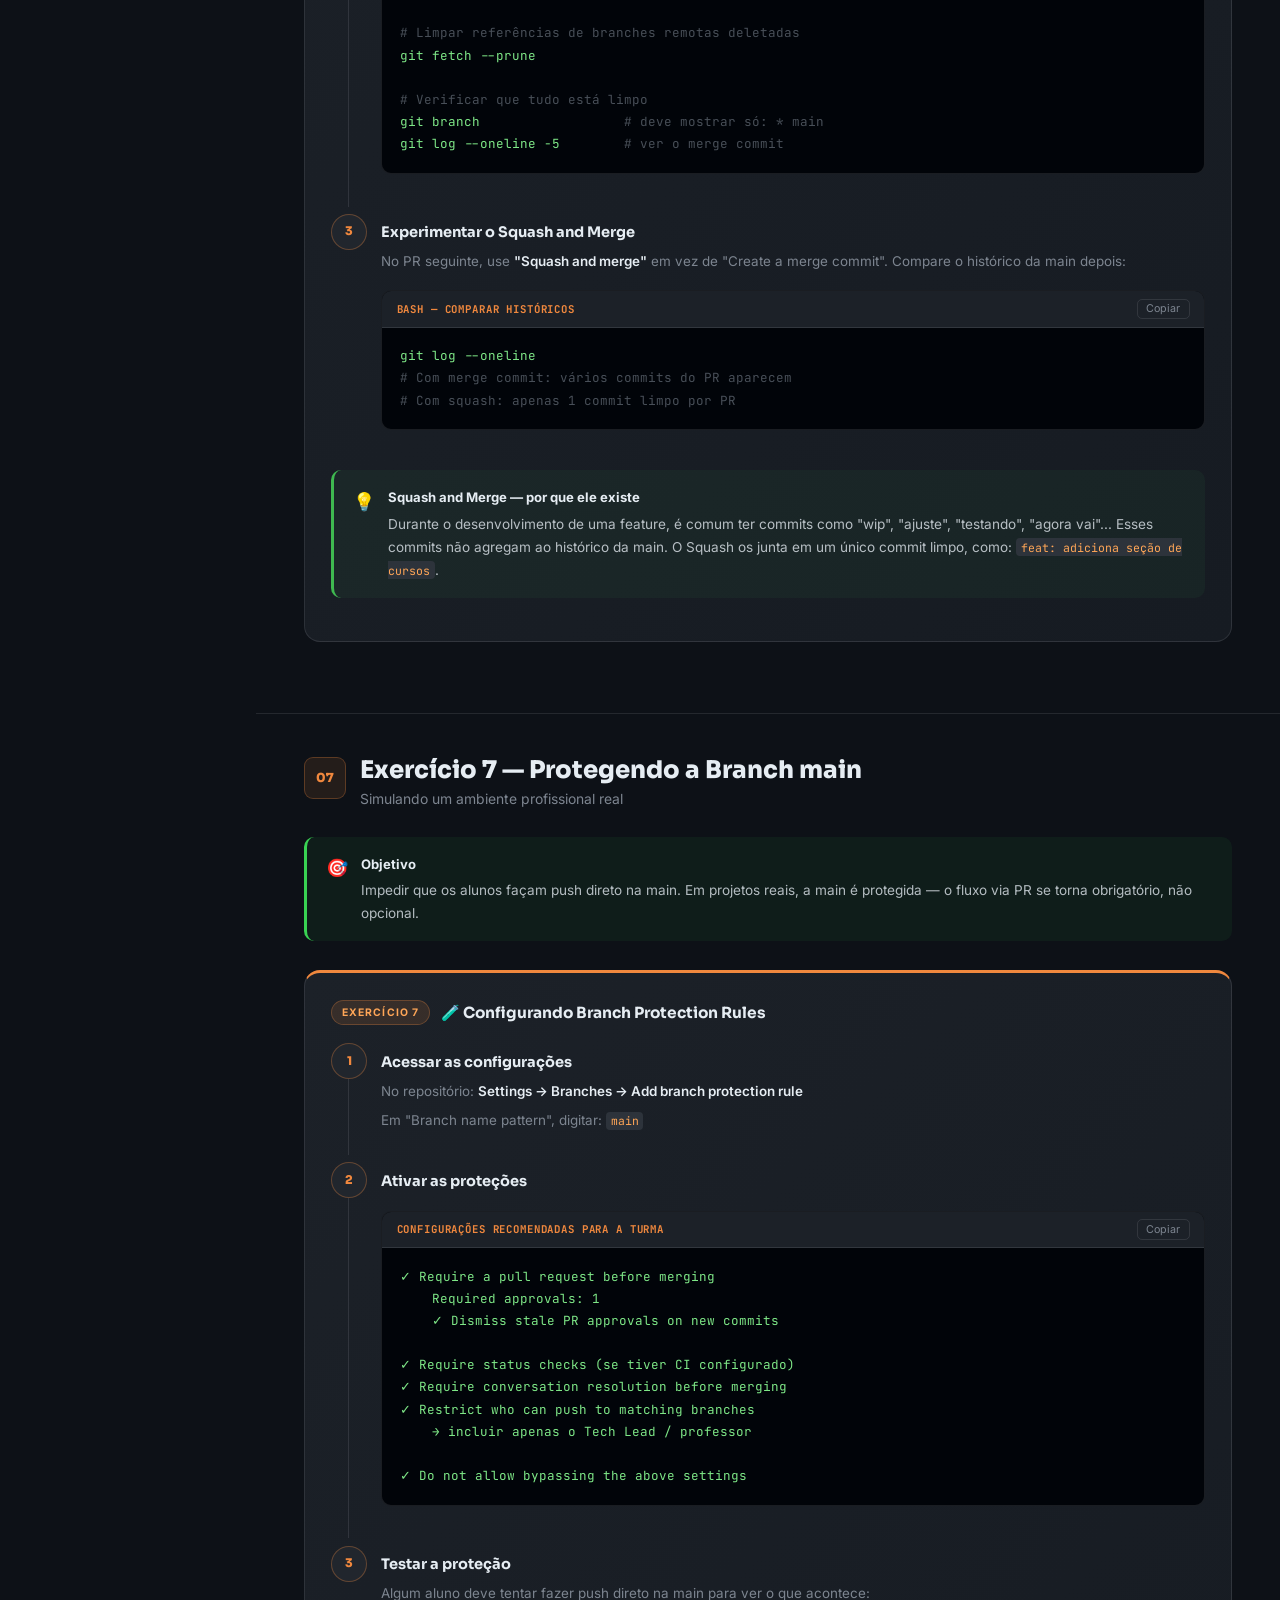
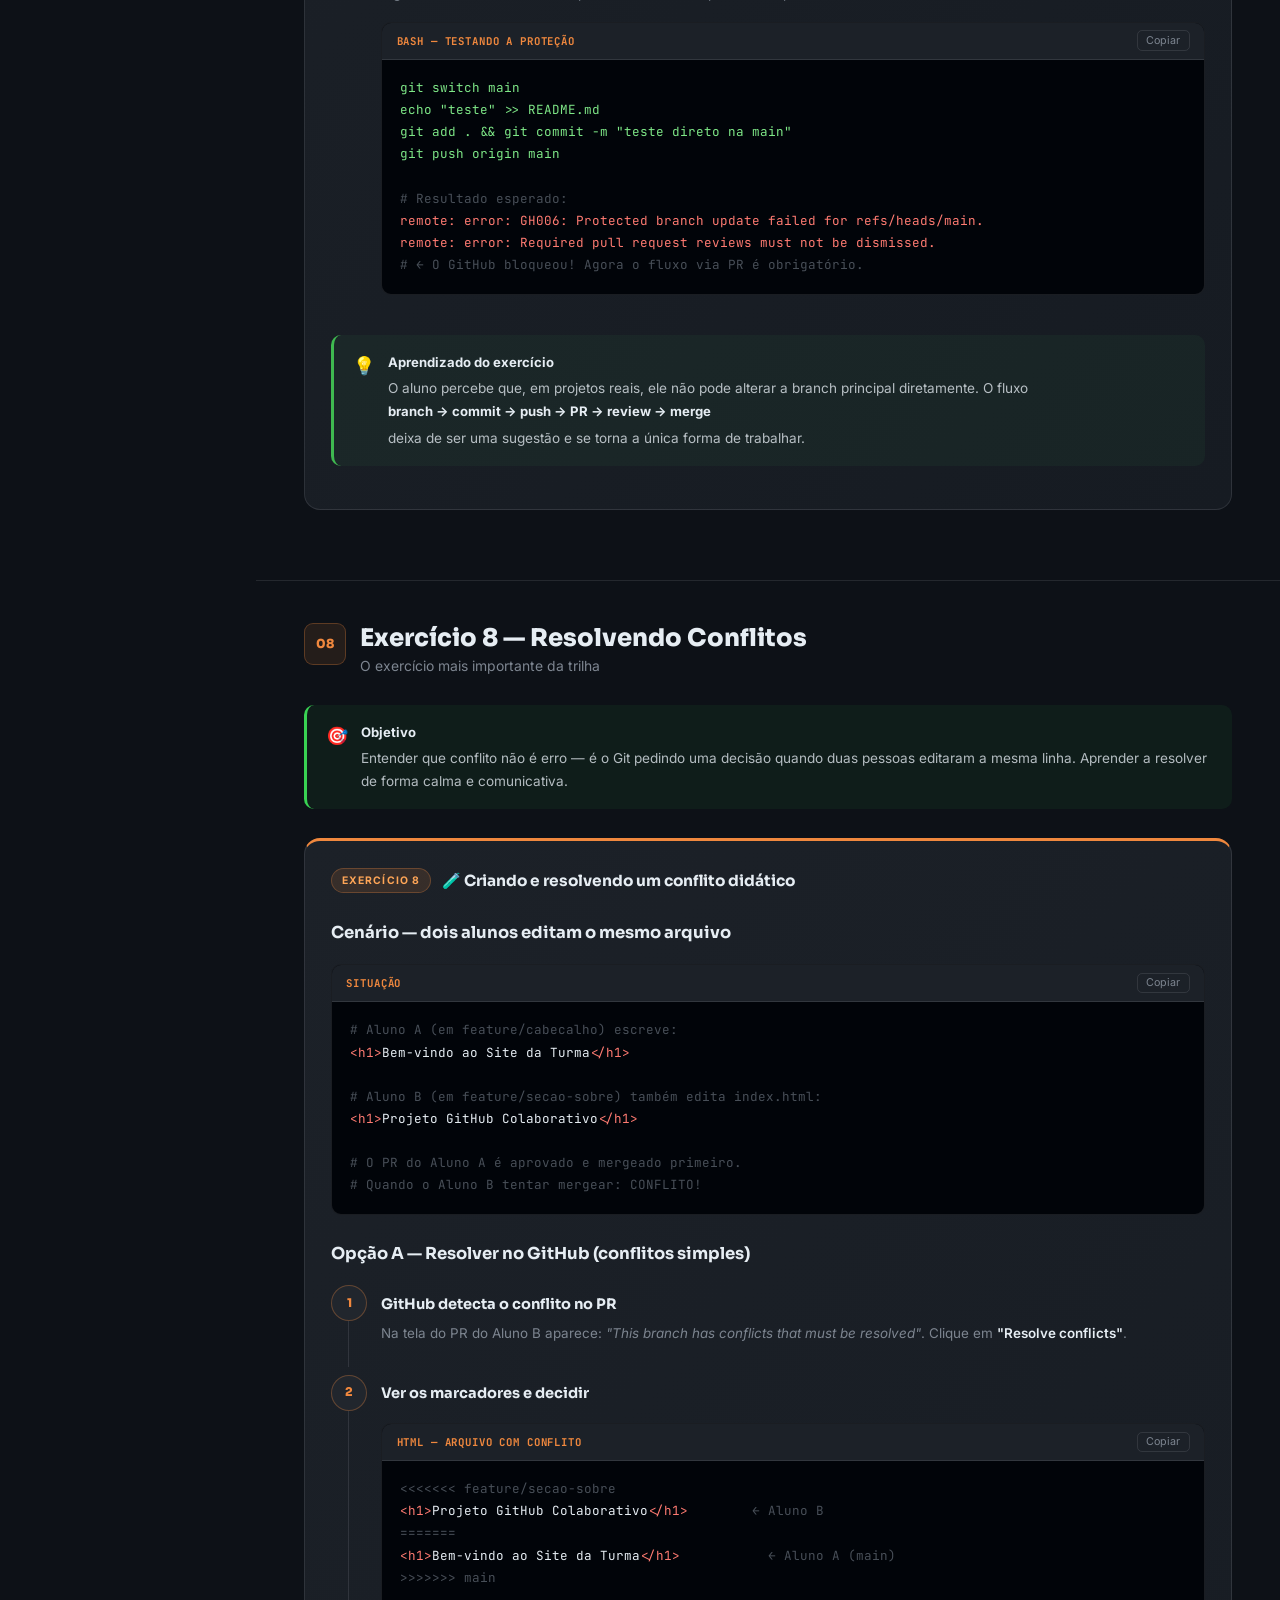
<file: docs/index_lotes (1).html>
<!DOCTYPE html>
<html lang="pt-BR">
<head>
<meta charset="UTF-8">
<meta name="viewport" content="width=device-width, initial-scale=1.0">
<title>Git & GitHub — Bot de Conferência de Lotes | AX Academy</title>
<link rel="preconnect" href="https://fonts.googleapis.com">
<link href="https://fonts.googleapis.com/css2?family=JetBrains+Mono:wght@400;500;700&family=Sora:wght@300;400;600;700;800&family=Inter:wght@400;500;600&display=swap" rel="stylesheet">
<style>
:root{
  --bg:#0d1117;--bg2:#161b22;--bg3:#1c2128;
  --surface:#21262d;--surface2:#2d333b;
  --orange:#f0883e;--orange-l:#ffa657;--orange-xl:#ffd8a8;
  --green:#3fb950;--green-l:#7ee787;
  --blue:#58a6ff;--blue-l:#a5d6ff;
  --purple:#bc8cff;--purple-l:#d8b4fe;
  --red:#ff7b72;--red-l:#ffa198;
  --yellow:#e3b341;--yellow-l:#f9c74f;
  --cyan:#39d353;
  --white:#e6edf3;--muted:#7d8590;
  --border:rgba(240,246,252,0.1);--border2:rgba(240,246,252,0.18);
  --radius:10px;--radius-lg:16px;
  --mono:'JetBrains Mono',monospace;
  --sans:'Sora',sans-serif;
  --body:'Inter',sans-serif;
}
*,*::before,*::after{box-sizing:border-box;margin:0;padding:0}
html{scroll-behavior:smooth}
body{background:var(--bg);color:var(--white);font-family:var(--body);font-size:16px;line-height:1.7;min-height:100vh}
::-webkit-scrollbar{width:5px}
::-webkit-scrollbar-track{background:var(--bg2)}
::-webkit-scrollbar-thumb{background:var(--surface2);border-radius:3px}
/* ── Sidebar ── */
.sidebar{position:fixed;top:0;left:0;width:256px;height:100vh;background:var(--bg2);border-right:1px solid var(--border);overflow-y:auto;z-index:100;display:flex;flex-direction:column;padding-bottom:2rem}
.sidebar-logo{padding:1.4rem 1.2rem 1rem;border-bottom:1px solid var(--border)}
.logo-sub{font-size:.64rem;font-weight:600;color:var(--muted);letter-spacing:.14em;text-transform:uppercase}
.logo-main{font-family:var(--sans);font-size:1.05rem;font-weight:800;color:var(--orange);margin-top:.2rem;display:flex;align-items:center;gap:.45rem}
.sidebar-progress{padding:.7rem 1.2rem;border-bottom:1px solid var(--border)}
.prog-label{font-size:.69rem;color:var(--muted);margin-bottom:.33rem}
.prog-bar{height:3px;background:var(--surface2);border-radius:2px;overflow:hidden}
.prog-fill{height:100%;background:linear-gradient(90deg,var(--orange),var(--orange-l));border-radius:2px;width:0%;transition:width .4s ease}
.nav-sec{padding:.85rem 1.2rem .25rem;font-size:.61rem;font-weight:700;color:var(--muted);letter-spacing:.14em;text-transform:uppercase}
.nav-item{display:flex;align-items:center;gap:.55rem;padding:.48rem 1.2rem;font-size:.79rem;color:var(--muted);text-decoration:none;border-left:2px solid transparent;transition:all .18s;cursor:pointer}
.nav-item:hover{color:var(--white);background:var(--surface);border-left-color:var(--orange)}
.nav-item.active{color:var(--orange);background:rgba(240,136,62,.08);border-left-color:var(--orange);font-weight:600}
.nav-dot{width:5px;height:5px;border-radius:50%;background:currentColor;flex-shrink:0}
/* ── Main ── */
.main{margin-left:256px;min-height:100vh}
/* ── Hero ── */
.hero{background:var(--bg2);border-bottom:1px solid var(--border);padding:3rem 3rem 2.6rem;position:relative;overflow:hidden}
.hero::before{content:'';position:absolute;top:-60px;right:-60px;width:360px;height:360px;background:radial-gradient(circle,rgba(240,136,62,.1) 0%,transparent 70%);pointer-events:none}
.hero-badge{display:inline-flex;align-items:center;gap:.4rem;background:rgba(240,136,62,.1);border:1px solid rgba(240,136,62,.3);color:var(--orange-l);padding:.27rem .72rem;border-radius:100px;font-size:.69rem;font-weight:700;letter-spacing:.1em;text-transform:uppercase;margin-bottom:.85rem}
.hero h1{font-family:var(--sans);font-size:2.8rem;font-weight:800;line-height:1.1;margin-bottom:.85rem}
.hero h1 em{font-style:normal;color:var(--orange)}
.hero p{font-size:.98rem;color:var(--muted);max-width:620px;margin-bottom:1.7rem}
.hero-stats{display:flex;gap:1.8rem;flex-wrap:wrap}
.stat{display:flex;flex-direction:column}
.stat-num{font-family:var(--sans);font-size:1.65rem;font-weight:800;color:var(--orange);line-height:1}
.stat-label{font-size:.7rem;color:var(--muted);margin-top:.12rem}
.toc-pills{display:flex;flex-wrap:wrap;gap:.45rem;margin-top:1.35rem}
.toc-pill{display:flex;align-items:center;gap:.33rem;background:var(--surface);border:1px solid var(--border);color:var(--muted);padding:.32rem .7rem;border-radius:100px;font-size:.73rem;text-decoration:none;transition:all .18s}
.toc-pill:hover{border-color:rgba(240,136,62,.5);color:var(--orange-l);background:rgba(240,136,62,.08)}
.toc-pill-n{background:var(--orange);color:#000;width:17px;height:17px;border-radius:50%;display:flex;align-items:center;justify-content:center;font-size:.61rem;font-weight:800;flex-shrink:0}
/* ── GitHub Flow trail ── */
.flow-trail{display:flex;align-items:center;flex-wrap:wrap;gap:.3rem;background:var(--bg3);border:1px solid var(--border);border-radius:var(--radius);padding:.85rem 1.15rem;margin-bottom:1.5rem}
.ft-item{display:flex;align-items:center;gap:.3rem;font-size:.78rem;font-weight:600;color:var(--muted);white-space:nowrap}
.ft-item.done{color:var(--green-l)}
.ft-item.active{color:var(--orange-l)}
.ft-arrow{color:var(--border2);font-size:.75rem}
/* ── Section ── */
.section{padding:2.6rem 3rem;border-bottom:1px solid var(--border)}
.section:last-child{border-bottom:none}
.sec-header{display:flex;align-items:flex-start;gap:.9rem;margin-bottom:1.6rem}
.sec-num{width:42px;height:42px;background:rgba(240,136,62,.1);border:1px solid rgba(240,136,62,.28);border-radius:9px;display:flex;align-items:center;justify-content:center;font-family:var(--sans);font-size:.78rem;font-weight:800;color:var(--orange);flex-shrink:0;margin-top:.08rem}
.sec-tg h2{font-family:var(--sans);font-size:1.52rem;font-weight:800;line-height:1.2;margin-bottom:.2rem}
.sec-tg p{font-size:.87rem;color:var(--muted)}
/* ── Exercise number badge ── */
.ex-label{display:inline-flex;align-items:center;gap:.4rem;background:rgba(240,136,62,.12);border:1px solid rgba(240,136,62,.3);color:var(--orange-l);padding:.22rem .7rem;border-radius:100px;font-size:.68rem;font-weight:700;letter-spacing:.08em;text-transform:uppercase;margin-bottom:.7rem}
/* ── Typography ── */
h3{font-family:var(--sans);font-size:1.03rem;font-weight:700;color:var(--white);margin:1.6rem 0 .62rem}
h3:first-child{margin-top:0}
p{margin-bottom:.82rem;color:rgba(230,237,243,.83)}
p:last-child{margin-bottom:0}
strong{color:var(--white);font-weight:600}
ul.bullet,ol.num{padding-left:1.35rem;margin-bottom:.85rem}
ul.bullet li,ol.num li{margin-bottom:.3rem;font-size:.92rem;color:rgba(230,237,243,.83)}
:not(pre)>code{background:var(--surface2);color:var(--orange-l);padding:.13em .38em;border-radius:4px;font-size:.85em;font-family:var(--mono)}
/* ── Code blocks ── */
.cb{background:#010409;border:1px solid var(--border);border-radius:var(--radius);overflow:hidden;margin:1.05rem 0}
.cb-h{background:var(--bg3);padding:.48rem .88rem;display:flex;align-items:center;justify-content:space-between;border-bottom:1px solid var(--border)}
.cb-lang{font-family:var(--mono);font-size:.67rem;font-weight:700;color:var(--orange);letter-spacing:.08em;text-transform:uppercase}
.cb-copy{background:transparent;border:1px solid var(--border);color:var(--muted);padding:.17rem .52rem;border-radius:5px;font-size:.67rem;cursor:pointer;transition:all .18s;font-family:var(--body)}
.cb-copy:hover{border-color:var(--orange);color:var(--orange)}
.cb-copy.copied{border-color:var(--green);color:var(--green)}
pre{padding:1.1rem;overflow-x:auto;font-family:var(--mono);font-size:.79rem;line-height:1.75}
.tg{color:#79c0ff}.to{color:#ffa657}.tg2{color:#3fb950}.tp{color:#d2a8ff}
.tr{color:#ff7b72}.tb{color:#58a6ff}.ty{color:#e3b341}.tmut{color:#484f58}
.tw{color:#e6edf3}.tc{color:#a5d6ff}.tok{color:#7ee787}.tred{color:#ff7b72}
/* ── Info boxes ── */
.box{border-radius:var(--radius);padding:1rem 1.18rem;margin:1.05rem 0;display:flex;gap:.82rem}
.bxi{font-size:1.12rem;flex-shrink:0;margin-top:.04rem}
.bxc{flex:1}.bxc strong{display:block;font-size:.82rem;font-weight:700;margin-bottom:.26rem}
.bxc p{font-size:.85rem;margin:0;color:rgba(230,237,243,.77)}
.box.info{background:rgba(88,166,255,.06);border-left:3px solid var(--blue)}
.box.tip{background:rgba(63,185,80,.06);border-left:3px solid var(--green)}
.box.warn{background:rgba(240,136,62,.06);border-left:3px solid var(--orange)}
.box.danger{background:rgba(255,123,114,.06);border-left:3px solid var(--red)}
.box.concept{background:rgba(188,140,255,.06);border-left:3px solid var(--purple)}
.box.objective{background:rgba(57,211,83,.06);border-left:3px solid var(--cyan)}
.box.info .bxi{color:var(--blue)}.box.tip .bxi{color:var(--green)}
.box.warn .bxi{color:var(--orange)}.box.danger .bxi{color:var(--red)}
.box.concept .bxi{color:var(--purple)}.box.objective .bxi{color:var(--cyan)}
/* ── Cards ── */
.cards{display:grid;grid-template-columns:repeat(auto-fit,minmax(185px,1fr));gap:.88rem;margin:1.05rem 0}
.card{background:var(--bg3);border:1px solid var(--border);border-radius:var(--radius);padding:1.05rem;transition:border-color .18s}
.card:hover{border-color:var(--border2)}
.card-icon{font-size:1.45rem;margin-bottom:.52rem}
.card h4{font-family:var(--sans);font-size:.86rem;font-weight:700;color:var(--white);margin-bottom:.28rem}
.card p{font-size:.78rem;color:var(--muted);margin:0;line-height:1.5}
/* ── Steps ── */
.steps{margin:1.05rem 0}
.step{display:flex;gap:.88rem;margin-bottom:1.45rem;position:relative}
.step::before{content:'';position:absolute;left:17px;top:36px;bottom:-16px;width:1px;background:var(--border)}
.step:last-child::before{display:none}
.step-n{width:36px;height:36px;background:var(--surface);border:1px solid rgba(240,136,62,.32);border-radius:50%;display:flex;align-items:center;justify-content:center;font-family:var(--sans);font-size:.75rem;font-weight:800;color:var(--orange);flex-shrink:0}
.step-b{flex:1;padding-top:.42rem}
.step-b h4{font-family:var(--sans);font-size:.91rem;font-weight:700;color:var(--white);margin-bottom:.32rem}
.step-b p{font-size:.84rem;color:var(--muted);margin:0 0 .42rem}
/* ── Table ── */
.tbl{width:100%;border-collapse:collapse;margin:1.05rem 0;font-size:.84rem}
.tbl th{background:var(--surface);padding:.62rem .88rem;text-align:left;font-family:var(--sans);font-size:.74rem;font-weight:700;color:var(--orange);border-bottom:1px solid rgba(240,136,62,.28)}
.tbl td{padding:.58rem .88rem;border-bottom:1px solid var(--border);color:rgba(230,237,243,.8);vertical-align:top}
.tbl tr:hover td{background:var(--bg3)}
.tbl td:first-child{font-family:var(--mono);font-size:.77rem;color:var(--blue-l);white-space:nowrap}
/* ── Badge ── */
.badge{display:inline-flex;align-items:center;padding:.15rem .48rem;border-radius:100px;font-size:.67rem;font-weight:700;letter-spacing:.05em}
.badge-orange{background:rgba(240,136,62,.14);color:var(--orange-l)}
.badge-green{background:rgba(63,185,80,.14);color:var(--green-l)}
.badge-blue{background:rgba(88,166,255,.14);color:var(--blue-l)}
.badge-red{background:rgba(255,123,114,.14);color:var(--red-l)}
.badge-yellow{background:rgba(227,179,65,.14);color:var(--yellow-l)}
/* ── Exercise block ── */
.exercise{background:linear-gradient(135deg,var(--bg3),var(--bg2));border:1px solid var(--border);border-top:3px solid var(--orange);border-radius:var(--radius-lg);padding:1.65rem;margin:1.8rem 0}
.ex-hdr{display:flex;align-items:center;gap:.7rem;margin-bottom:1.1rem;flex-wrap:wrap}
.ex-hdr h3{margin:0;font-size:.96rem}
.ex-badge{background:rgba(240,136,62,.13);border:1px solid rgba(240,136,62,.28);color:var(--orange-l);padding:.18rem .62rem;border-radius:100px;font-size:.65rem;font-weight:700;letter-spacing:.1em;text-transform:uppercase}
/* ── Two-col ── */
.two-col{display:grid;grid-template-columns:1fr 1fr;gap:1.35rem;margin:1.05rem 0}
@media(max-width:900px){.two-col{grid-template-columns:1fr}.sidebar{transform:translateX(-100%)}.main{margin-left:0}}
/* ── Role card ── */
.role-grid{display:grid;grid-template-columns:repeat(auto-fit,minmax(175px,1fr));gap:.8rem;margin:1rem 0}
.role-card{background:var(--bg3);border:1px solid var(--border);border-radius:var(--radius);padding:1rem}
.role-tag{display:inline-flex;align-items:center;padding:.18rem .55rem;border-radius:6px;font-size:.72rem;font-weight:700;margin-bottom:.45rem}
.rt-lead{background:rgba(240,136,62,.15);color:var(--orange-l)}
.rt-dev{background:rgba(88,166,255,.15);color:var(--blue-l)}
.rt-qa{background:rgba(63,185,80,.15);color:var(--green-l)}
.rt-rev{background:rgba(188,140,255,.15);color:var(--purple-l)}
.rt-int{background:rgba(227,179,65,.15);color:var(--yellow-l)}
.rt-doc{background:rgba(255,123,114,.15);color:var(--red-l)}
.role-card h4{font-family:var(--sans);font-size:.85rem;font-weight:700;color:var(--white);margin-bottom:.3rem}
.role-card p{font-size:.78rem;color:var(--muted);margin:0;line-height:1.5}
/* ── Score table ── */
.score-tbl{width:100%;border-collapse:collapse;margin:1.05rem 0;font-size:.88rem}
.score-tbl th{background:var(--surface);padding:.65rem .9rem;text-align:left;font-family:var(--sans);font-size:.76rem;font-weight:700;color:var(--orange);border-bottom:1px solid rgba(240,136,62,.28)}
.score-tbl td{padding:.62rem .9rem;border-bottom:1px solid var(--border);color:rgba(230,237,243,.85);vertical-align:top}
.score-tbl tr:last-child td{background:rgba(240,136,62,.06);font-weight:700;color:var(--orange-l);border-top:2px solid rgba(240,136,62,.3)}
.score-tbl td:last-child{text-align:right;font-family:var(--sans);font-weight:700;color:var(--green-l)}
/* ── Command group ── */
.cmd-group{background:var(--bg3);border:1px solid var(--border);border-radius:var(--radius);padding:1.1rem 1.25rem;margin:.8rem 0}
.cmd-group h4{font-family:var(--sans);font-size:.82rem;font-weight:700;color:var(--muted);margin-bottom:.6rem;text-transform:uppercase;letter-spacing:.08em}
.cmd-list{display:flex;flex-direction:column;gap:.3rem}
.cmd-item{display:flex;align-items:baseline;gap:.7rem}
.cmd-code{font-family:var(--mono);font-size:.79rem;color:var(--green-l);white-space:nowrap}
.cmd-desc{font-size:.8rem;color:var(--muted)}
/* ── Checklist ── */
.checklist{background:var(--bg3);border:1px solid var(--border);border-radius:var(--radius);padding:1.1rem 1.25rem;margin:1rem 0}
.checklist h4{font-family:var(--sans);font-size:.85rem;font-weight:700;color:var(--white);margin-bottom:.65rem}
.cl-item{display:flex;align-items:flex-start;gap:.6rem;margin-bottom:.4rem;font-size:.85rem;color:rgba(230,237,243,.8)}
.cl-box{width:16px;height:16px;border:1.5px solid var(--border2);border-radius:3px;flex-shrink:0;margin-top:.15rem}
/* ── Kanban ── */
.kanban{display:grid;grid-template-columns:repeat(auto-fit,minmax(140px,1fr));gap:.75rem;margin:1.1rem 0}
.k-col{background:var(--bg3);border:1px solid var(--border);border-radius:var(--radius);overflow:hidden}
.k-header{padding:.55rem .8rem;font-family:var(--sans);font-size:.76rem;font-weight:700;text-align:center}
.k-backlog .k-header{background:rgba(125,133,144,.15);color:var(--muted)}
.k-todo .k-header{background:rgba(88,166,255,.12);color:var(--blue-l)}
.k-progress .k-header{background:rgba(240,136,62,.12);color:var(--orange-l)}
.k-review .k-header{background:rgba(188,140,255,.12);color:var(--purple-l)}
.k-done .k-header{background:rgba(63,185,80,.12);color:var(--green-l)}
.k-body{padding:.55rem}
.k-card{background:var(--surface);border-radius:6px;padding:.45rem .6rem;margin-bottom:.4rem;font-size:.76rem;color:rgba(230,237,243,.8);border-left:2px solid var(--border2)}
.k-card.feature{border-left-color:var(--blue)}
.k-card.bug{border-left-color:var(--red)}
.k-card.docs{border-left-color:var(--green)}
/* ── SVG wrap ── */
.svg-wrap{background:var(--bg3);border:1px solid var(--border);border-radius:var(--radius);padding:1.4rem;margin:1.2rem 0;overflow-x:auto}
.svg-wrap svg{display:block;max-width:100%;height:auto}
.svg-caption{text-align:center;font-size:.74rem;color:var(--muted);margin-top:.7rem;font-style:italic}
/* ── Footer ── */
.footer{padding:1.7rem 3rem;background:var(--bg2);border-top:1px solid var(--border);text-align:center;font-size:.77rem;color:var(--muted)}
@keyframes fadeUp{from{opacity:0;transform:translateY(14px)}to{opacity:1;transform:translateY(0)}}
.section{animation:fadeUp .42s ease both}
</style>
</head>
<body>

<!-- ══════════ SIDEBAR ══════════ -->
<nav class="sidebar">
  <div class="sidebar-logo">
    <div class="logo-sub">AX Academy · Hyperautomation</div>
    <div class="logo-main"><span>🤖</span> Bot Conferência de Lotes</div>
  </div>
  <div class="sidebar-progress">
    <div class="prog-label" id="progLabel">Progresso: 0%</div>
    <div class="prog-bar"><div class="prog-fill" id="progFill"></div></div>
  </div>
  <div class="nav-sec">Fundamentos</div>
  <a class="nav-item" href="#s01"><span class="nav-dot"></span>GitHub Flow</a>
  <a class="nav-item" href="#s02"><span class="nav-dot"></span>Comandos Essenciais</a>
  <div class="nav-sec">Exercícios Práticos</div>
  <a class="nav-item" href="#s03"><span class="nav-dot"></span>Ex 1 — Issues</a>
  <a class="nav-item" href="#s04"><span class="nav-dot"></span>Ex 2 — Branches</a>
  <a class="nav-item" href="#s05"><span class="nav-dot"></span>Ex 3 — Pull Requests</a>
  <a class="nav-item" href="#s06"><span class="nav-dot"></span>Ex 4 — Code Review</a>
  <a class="nav-item" href="#s07"><span class="nav-dot"></span>Ex 5 — Solicitando Ajustes</a>
  <a class="nav-item" href="#s08"><span class="nav-dot"></span>Ex 6 — Merge</a>
  <a class="nav-item" href="#s09"><span class="nav-dot"></span>Ex 7 — Proteção da main</a>
  <a class="nav-item" href="#s10"><span class="nav-dot"></span>Ex 8 — Conflitos</a>
  <a class="nav-item" href="#s11"><span class="nav-dot"></span>Ex 9 — Branch Desatualizada</a>
  <a class="nav-item" href="#s12"><span class="nav-dot"></span>Ex 10 — Fork</a>
  <a class="nav-item" href="#s13"><span class="nav-dot"></span>Ex 11 — PR no VS Code</a>
  <a class="nav-item" href="#s14"><span class="nav-dot"></span>Ex 12 — Checklist de PR</a>
  <a class="nav-item" href="#s15"><span class="nav-dot"></span>Ex 13 — Mensagens de Commit</a>
  <a class="nav-item" href="#s16"><span class="nav-dot"></span>Ex 14 — Issues com Labels</a>
  <a class="nav-item" href="#s17"><span class="nav-dot"></span>Ex 15 — GitHub Projects</a>
  <div class="nav-sec">Dinâmicas</div>
  <a class="nav-item" href="#s18"><span class="nav-dot"></span>Simulação: Equipe Real</a>
  <div class="nav-sec">Projeto Final</div>
  <a class="nav-item" href="#s19"><span class="nav-dot"></span>Bot Conferência de Lotes</a>
  <a class="nav-item" href="#s20"><span class="nav-dot"></span>Avaliação</a>
</nav>

<!-- ══════════ MAIN ══════════ -->
<main class="main">

<!-- HERO -->
<div class="hero">
  <div class="hero-badge">🤖 Git &amp; GitHub · Bot Conferência de Lotes</div>
  <h1>GitHub Flow<br><em>Construindo o Bot</em></h1>
  <p>15 exercícios progressivos aplicados ao bot de conferência de lotes da LG Electronics. Do primeiro <code>git clone</code> ao merge em produção — cada exercício avança a construção real do projeto documentado no PDD.</p>
  <div class="hero-stats">
    <div class="stat"><span class="stat-num">15</span><span class="stat-label">Exercícios</span></div>
    <div class="stat"><span class="stat-num">1</span><span class="stat-label">Dinâmica de equipe</span></div>
    <div class="stat"><span class="stat-num">1</span><span class="stat-label">Projeto final</span></div>
    <div class="stat"><span class="stat-num">10</span><span class="stat-label">Pontos na avaliação</span></div>
  </div>
  <div class="toc-pills">
    <a class="toc-pill" href="#s01"><span class="toc-pill-n">↗</span>GitHub Flow</a>
    <a class="toc-pill" href="#s02"><span class="toc-pill-n">⌨</span>Comandos</a>
    <a class="toc-pill" href="#s03"><span class="toc-pill-n">1</span>Issues</a>
    <a class="toc-pill" href="#s04"><span class="toc-pill-n">2</span>Branches</a>
    <a class="toc-pill" href="#s05"><span class="toc-pill-n">3</span>Pull Requests</a>
    <a class="toc-pill" href="#s06"><span class="toc-pill-n">4</span>Review</a>
    <a class="toc-pill" href="#s07"><span class="toc-pill-n">5</span>Ajustes</a>
    <a class="toc-pill" href="#s08"><span class="toc-pill-n">6</span>Merge</a>
    <a class="toc-pill" href="#s09"><span class="toc-pill-n">7</span>Proteção</a>
    <a class="toc-pill" href="#s10"><span class="toc-pill-n">8</span>Conflitos</a>
    <a class="toc-pill" href="#s11"><span class="toc-pill-n">9</span>Atualizar</a>
    <a class="toc-pill" href="#s12"><span class="toc-pill-n">10</span>Fork</a>
    <a class="toc-pill" href="#s13"><span class="toc-pill-n">11</span>VS Code</a>
    <a class="toc-pill" href="#s14"><span class="toc-pill-n">12</span>Checklist</a>
    <a class="toc-pill" href="#s15"><span class="toc-pill-n">13</span>Commits</a>
    <a class="toc-pill" href="#s16"><span class="toc-pill-n">14</span>Labels</a>
    <a class="toc-pill" href="#s17"><span class="toc-pill-n">15</span>Kanban</a>
    <a class="toc-pill" href="#s18"><span class="toc-pill-n">★</span>Dinâmica</a>
    <a class="toc-pill" href="#s19"><span class="toc-pill-n">🏆</span>Projeto</a>
    <a class="toc-pill" href="#s20"><span class="toc-pill-n">📊</span>Avaliação</a>
  </div>
</div>

<!-- ══════════════════════════════════════════
     S01 — GITHUB FLOW
══════════════════════════════════════════ -->
<section class="section" id="s01">
  <div class="sec-header">
    <div class="sec-num">↗</div>
    <div class="sec-tg"><h2>O GitHub Flow</h2><p>O primeiro fluxo profissional — simples e poderoso</p></div>
  </div>

  <p>O <strong>GitHub Flow</strong> é o fluxo de trabalho recomendado para iniciantes e para projetos com entrega contínua. É simples o suficiente para aprender em uma aula e profissional o suficiente para usar em empresas reais.</p>

  <!-- SVG: GitHub Flow circular -->
  <div class="svg-wrap">
    <svg viewBox="0 0 760 300" xmlns="http://www.w3.org/2000/svg" font-family="Inter,sans-serif">
      <defs>
        <marker id="af" markerWidth="8" markerHeight="6" refX="7" refY="3" orient="auto"><polygon points="0 0,8 3,0 6" fill="#f0883e"/></marker>
      </defs>
      <!-- Central label -->
      <circle cx="380" cy="150" r="50" fill="rgba(240,136,62,0.08)" stroke="rgba(240,136,62,0.3)" stroke-width="1.5"/>
      <text x="380" y="145" text-anchor="middle" font-size="13" font-weight="800" fill="#ffa657" font-family="Sora,sans-serif">GitHub</text>
      <text x="380" y="162" text-anchor="middle" font-size="13" font-weight="800" fill="#ffa657" font-family="Sora,sans-serif">Flow</text>

      <!-- Step 1 - Issue -->
      <rect x="20" y="15" width="130" height="54" rx="9" fill="#21262d" stroke="#3fb950" stroke-width="1.8"/>
      <text x="85" y="37" text-anchor="middle" font-size="11" font-weight="700" fill="#7ee787" font-family="Sora,sans-serif">1. Issue</text>
      <text x="85" y="55" text-anchor="middle" font-size="9" fill="#7d8590">criar a tarefa</text>
      <line x1="150" y1="42" x2="328" y2="118" stroke="#f0883e" stroke-width="1.5" stroke-dasharray="5,3" marker-end="url(#af)"/>

      <!-- Step 2 - Branch -->
      <rect x="20" y="120" width="130" height="54" rx="9" fill="#21262d" stroke="#58a6ff" stroke-width="1.8"/>
      <text x="85" y="142" text-anchor="middle" font-size="11" font-weight="700" fill="#a5d6ff" font-family="Sora,sans-serif">2. Branch</text>
      <text x="85" y="160" text-anchor="middle" font-size="9" fill="#7d8590">feature/nome</text>
      <line x1="150" y1="147" x2="328" y2="147" stroke="#f0883e" stroke-width="1.5" stroke-dasharray="5,3" marker-end="url(#af)"/>

      <!-- Step 3 - Commits -->
      <rect x="20" y="225" width="130" height="54" rx="9" fill="#21262d" stroke="#f0883e" stroke-width="1.8"/>
      <text x="85" y="247" text-anchor="middle" font-size="11" font-weight="700" fill="#ffa657" font-family="Sora,sans-serif">3. Commits</text>
      <text x="85" y="265" text-anchor="middle" font-size="9" fill="#7d8590">pequenos e claros</text>
      <line x1="150" y1="252" x2="328" y2="178" stroke="#f0883e" stroke-width="1.5" stroke-dasharray="5,3" marker-end="url(#af)"/>

      <!-- Step 4 - Push -->
      <rect x="610" y="15" width="130" height="54" rx="9" fill="#21262d" stroke="#ffa657" stroke-width="1.8"/>
      <text x="675" y="37" text-anchor="middle" font-size="11" font-weight="700" fill="#ffa657" font-family="Sora,sans-serif">4. Push</text>
      <text x="675" y="55" text-anchor="middle" font-size="9" fill="#7d8590">branch no GitHub</text>
      <line x1="432" y1="118" x2="608" y2="42" stroke="#f0883e" stroke-width="1.5" stroke-dasharray="5,3" marker-end="url(#af)"/>

      <!-- Step 5 - Pull Request -->
      <rect x="610" y="120" width="130" height="54" rx="9" fill="#21262d" stroke="#d2a8ff" stroke-width="1.8"/>
      <text x="675" y="140" text-anchor="middle" font-size="11" font-weight="700" fill="#d8b4fe" font-family="Sora,sans-serif">5. Pull Request</text>
      <text x="675" y="158" text-anchor="middle" font-size="9" fill="#7d8590">pedir revisão</text>
      <line x1="432" y1="147" x2="608" y2="147" stroke="#f0883e" stroke-width="1.5" stroke-dasharray="5,3" marker-end="url(#af)"/>

      <!-- Step 6 - Review + Merge -->
      <rect x="545" y="225" width="205" height="54" rx="9" fill="#21262d" stroke="#7ee787" stroke-width="1.8"/>
      <text x="647" y="247" text-anchor="middle" font-size="11" font-weight="700" fill="#7ee787" font-family="Sora,sans-serif">6. Review → Merge</text>
      <text x="647" y="265" text-anchor="middle" font-size="9" fill="#7d8590">aprovar e integrar</text>
      <line x1="432" y1="178" x2="543" y2="252" stroke="#f0883e" stroke-width="1.5" stroke-dasharray="5,3" marker-end="url(#af)"/>

      <!-- Extra: delete branch -->
      <rect x="280" y="258" width="196" height="34" rx="7" fill="rgba(125,133,144,.1)" stroke="rgba(125,133,144,.2)" stroke-width="1"/>
      <text x="378" y="278" text-anchor="middle" font-size="9.5" fill="#7d8590">7. Deletar branch — ambiente limpo</text>
    </svg>
    <p class="svg-caption">O GitHub Flow em 7 passos — cada tarefa começa com uma Issue e termina com um Merge</p>
  </div>

  <h3>Por que começar pelo GitHub Flow e não pelo Git Flow?</h3>
  <div class="two-col">
    <div class="box tip" style="margin-top:0">
      <span class="bxi">✅</span>
      <div class="bxc">
        <strong>GitHub Flow — para iniciantes e CD</strong>
        <p>Apenas <code>main</code> + branches de feature. Simples, fácil de ensinar, usado amplamente em startups e open source. Uma regra: a main é sempre deployável.</p>
      </div>
    </div>
    <div class="box warn" style="margin-top:0">
      <span class="bxi">⚠️</span>
      <div class="bxc">
        <strong>Git Flow — para contextos avançados</strong>
        <p>Branches <code>develop</code>, <code>release</code>, <code>hotfix</code>... Mais estruturado, porém mais complexo. Ensinar depois que o aluno já domina o GitHub Flow.</p>
      </div>
    </div>
  </div>

  <h3>A regra de ouro do GitHub Flow</h3>
  <div class="box concept">
    <span class="bxi">🧠</span>
    <div class="bxc">
      <strong>Tudo que está na main pode ser deployado a qualquer momento</strong>
      <p>Nenhum código vai direto para a main. Toda mudança vem via branch + Pull Request + revisão. Isso garante que a main sempre esteja estável e pronta para produção.</p>
    </div>
  </div>
</section>

<!-- ══════════════════════════════════════════
     S02 — COMANDOS ESSENCIAIS
══════════════════════════════════════════ -->
<section class="section" id="s02">
  <div class="sec-header">
    <div class="sec-num">⌨</div>
    <div class="sec-tg"><h2>Comandos Essenciais</h2><p>O vocabulário mínimo para participar do GitHub Flow</p></div>
  </div>

  <div class="two-col">
    <div>
      <div class="cmd-group">
        <h4>🔰 Fase 1 — Fundamentos</h4>
        <div class="cmd-list">
          <div class="cmd-item"><code class="cmd-code">git clone URL</code><span class="cmd-desc">copiar repositório do GitHub</span></div>
          <div class="cmd-item"><code class="cmd-code">git status</code><span class="cmd-desc">ver estado atual dos arquivos</span></div>
          <div class="cmd-item"><code class="cmd-code">git add .</code><span class="cmd-desc">preparar todos os arquivos</span></div>
          <div class="cmd-item"><code class="cmd-code">git commit -m "msg"</code><span class="cmd-desc">salvar com mensagem</span></div>
          <div class="cmd-item"><code class="cmd-code">git push -u origin branch</code><span class="cmd-desc">enviar branch ao GitHub</span></div>
          <div class="cmd-item"><code class="cmd-code">git pull</code><span class="cmd-desc">baixar atualizações</span></div>
          <div class="cmd-item"><code class="cmd-code">git log --oneline</code><span class="cmd-desc">histórico compacto</span></div>
        </div>
      </div>
      <div class="cmd-group">
        <h4>🌿 Fase 2 — Branches</h4>
        <div class="cmd-list">
          <div class="cmd-item"><code class="cmd-code">git switch -c feature/nome</code><span class="cmd-desc">criar e entrar na branch</span></div>
          <div class="cmd-item"><code class="cmd-code">git switch main</code><span class="cmd-desc">voltar para a main</span></div>
          <div class="cmd-item"><code class="cmd-code">git branch</code><span class="cmd-desc">listar branches locais</span></div>
          <div class="cmd-item"><code class="cmd-code">git branch -a</code><span class="cmd-desc">listar todas (locais + remotas)</span></div>
          <div class="cmd-item"><code class="cmd-code">git merge main</code><span class="cmd-desc">trazer atualizações da main</span></div>
        </div>
      </div>
    </div>
    <div>
      <div class="cmd-group">
        <h4>🔍 Fase 3 — Inspeção</h4>
        <div class="cmd-list">
          <div class="cmd-item"><code class="cmd-code">git fetch</code><span class="cmd-desc">buscar sem integrar</span></div>
          <div class="cmd-item"><code class="cmd-code">git diff</code><span class="cmd-desc">ver o que mudou</span></div>
          <div class="cmd-item"><code class="cmd-code">git diff --staged</code><span class="cmd-desc">ver o que está staged</span></div>
          <div class="cmd-item"><code class="cmd-code">git restore arquivo</code><span class="cmd-desc">descartar mudanças locais</span></div>
          <div class="cmd-item"><code class="cmd-code">git restore --staged arq</code><span class="cmd-desc">remover do staging</span></div>
        </div>
      </div>
      <div class="cmd-group">
        <h4>🚨 Fase 4 — Situações especiais</h4>
        <div class="cmd-list">
          <div class="cmd-item"><code class="cmd-code">git stash</code><span class="cmd-desc">guardar trabalho temporário</span></div>
          <div class="cmd-item"><code class="cmd-code">git stash pop</code><span class="cmd-desc">restaurar trabalho guardado</span></div>
          <div class="cmd-item"><code class="cmd-code">git revert HEAD</code><span class="cmd-desc">desfazer último commit (seguro)</span></div>
          <div class="cmd-item"><code class="cmd-code">git reflog</code><span class="cmd-desc">histórico completo de movimentos</span></div>
          <div class="cmd-item"><code class="cmd-code">git log --oneline --graph</code><span class="cmd-desc">grafo visual de branches</span></div>
        </div>
      </div>
    </div>
  </div>

  <div class="box tip">
    <span class="bxi">📌</span>
    <div class="bxc">
      <strong>Execute esses comandos antes de qualquer coisa</strong>
      <p>Configure o Git uma vez por máquina: <code>git config --global user.name "Seu Nome"</code> e <code>git config --global user.email "email@exemplo.com"</code>. Sem isso, seus commits não terão identidade.</p>
    </div>
  </div>
</section>

<!-- ══════════════════════════════════════════
     S03 — EXERCÍCIO 1: ISSUES
══════════════════════════════════════════ -->
<section class="section" id="s03">
  <div class="sec-header">
    <div class="sec-num">01</div>
    <div class="sec-tg"><h2>Exercício 1 — Trabalhando com Issues</h2><p>Toda alteração começa com uma justificativa</p></div>
  </div>

  <div class="flow-trail">
    <span class="ft-item active">📋 Issue</span><span class="ft-arrow">›</span>
    <span class="ft-item">🌿 Branch</span><span class="ft-arrow">›</span>
    <span class="ft-item">💾 Commits</span><span class="ft-arrow">›</span>
    <span class="ft-item">⬆ Push</span><span class="ft-arrow">›</span>
    <span class="ft-item">🔀 PR</span><span class="ft-arrow">›</span>
    <span class="ft-item">👁 Review</span><span class="ft-arrow">›</span>
    <span class="ft-item">✅ Merge</span><span class="ft-arrow">›</span>
    <span class="ft-item">🗑 Deletar</span>
  </div>

  <div class="box objective">
    <span class="bxi">🎯</span>
    <div class="bxc">
      <strong>Objetivo</strong>
      <p>Entender que uma branch nunca nasce "do nada". Cada branch está ligada a uma tarefa, melhoria ou correção rastreada por uma Issue.</p>
    </div>
  </div>

  <div class="exercise">
    <div class="ex-hdr">
      <span class="ex-badge">Exercício 1</span>
      <h3>🧪 Criando o repositório e as Issues da sprint</h3>
    </div>

    <div class="steps">
      <div class="step">
        <div class="step-n">1</div>
        <div class="step-b">
          <h4>Criar o repositório no GitHub</h4>
          <p>Um membro cria o repositório <strong>conferencia-lotes-qualidade</strong> no GitHub (<strong>privado</strong>) e convida os colegas como collaborators em Settings → Collaborators. Repositório privado é obrigatório — propriedade intelectual da LG (Convênio 005/2025).</p>
        </div>
      </div>
      <div class="step">
        <div class="step-n">2</div>
        <div class="step-b">
          <h4>Criar as Issues iniciais</h4>
          <p>Vá em Issues → New Issue e crie as 5 tarefas abaixo. Cada aluno deve escolher uma:</p>
          <div class="cb">
            <div class="cb-h"><span class="cb-lang">issues a criar no github</span><button class="cb-copy" onclick="cc(this)">Copiar</button></div>
            <pre><span class="tmut">Issue #1:  "Implementar RN01–RN02: estrutura e campos obrigatórios"  → label: feature</span>
<span class="tmut">Issue #2:  "Implementar RN03: verificar lote na base de referência"  → label: feature</span>
<span class="tmut">Issue #3:  "Implementar RN04–RN05: status e normalização OK/NOK"     → label: feature</span>
<span class="tmut">Issue #4:  "Implementar RN07: observação obrigatória em reprovado"   → label: feature</span>
<span class="tmut">Issue #5:  "Gerar relatório de divergências em .xlsx"                → label: feature</span></pre>
          </div>
        </div>
      </div>
      <div class="step">
        <div class="step-n">3</div>
        <div class="step-b">
          <h4>Configurar cada Issue</h4>
          <p>Para cada Issue, preencha:</p>
          <ul class="bullet">
            <li><strong>Title:</strong> título claro e direto</li>
            <li><strong>Description:</strong> o que deve ser feito e critérios de aceite</li>
            <li><strong>Assignees:</strong> quem vai resolver</li>
            <li><strong>Labels:</strong> <code>feature</code>, <code>style</code>, etc.</li>
            <li><strong>Milestone:</strong> "Sprint 1" (criar antes se não existir)</li>
          </ul>
        </div>
      </div>
      <div class="step">
        <div class="step-n">4</div>
        <div class="step-b">
          <h4>Verificar na aba Issues</h4>
          <p>Todos os membros devem conseguir ver as 5 Issues abertas na aba Issues do repositório. O painel de Issues é o quadro de trabalho da equipe.</p>
        </div>
      </div>
    </div>

    <h3>Template de Issue bem escrita</h3>
    <div class="cb">
      <div class="cb-h"><span class="cb-lang">markdown — exemplo de Issue #1</span><button class="cb-copy" onclick="cc(this)">Copiar</button></div>
      <pre><span class="tmut">## O que precisa ser feito</span>
<span class="tw">Implementar a validação de estrutura (RN01) e campos obrigatórios (RN02) conforme PDD v0.2 seção 12.</span>

<span class="tmut">## Critérios de aceite</span>
<span class="tw">- [ ] Função valida_estrutura() retorna erro se faltar alguma das 8 colunas</span>
<span class="tw">- [ ] Função valida_campos_obrigatorios() detecta campos vazios em lote_id, produto, linha, turno, status, responsavel, data</span>
<span class="tw">- [ ] Testes unitários com pytest cobrindo ao menos 3 casos de campo vazio</span>
<span class="tw">- [ ] Código em src/validacao.py, referenciando RN01 e RN02 nos docstrings</span>
<span class="tw">- [ ] README atualizado com instruções de execução</span>

<span class="tmut">## Referências visuais</span>
<span class="tw">(Inserir print ou link de referência se houver)</span></pre>
    </div>

    <div class="box info">
      <span class="bxi">💡</span>
      <div class="bxc">
        <strong>Aprendizado do exercício</strong>
        <p>Não se cria uma branch "do nada". Cada branch nasce de uma Issue que justifica e documenta a mudança. Isso rastreia o que foi feito, por quem e por quê — essencial em equipes.</p>
      </div>
    </div>
  </div>
</section>

<!-- ══════════════════════════════════════════
     S04 — EXERCÍCIO 2: BRANCHES
══════════════════════════════════════════ -->
<section class="section" id="s04">
  <div class="sec-header">
    <div class="sec-num">02</div>
    <div class="sec-tg"><h2>Exercício 2 — Criando Branch a partir de uma Issue</h2><p>Nomenclatura profissional e o primeiro fluxo local</p></div>
  </div>

  <div class="flow-trail">
    <span class="ft-item done">📋 Issue ✓</span><span class="ft-arrow">›</span>
    <span class="ft-item active">🌿 Branch</span><span class="ft-arrow">›</span>
    <span class="ft-item">💾 Commits</span><span class="ft-arrow">›</span>
    <span class="ft-item">⬆ Push</span><span class="ft-arrow">›</span>
    <span class="ft-item">🔀 PR</span><span class="ft-arrow">›</span>
    <span class="ft-item">👁 Review</span><span class="ft-arrow">›</span>
    <span class="ft-item">✅ Merge</span><span class="ft-arrow">›</span>
    <span class="ft-item">🗑 Deletar</span>
  </div>

  <div class="box objective">
    <span class="bxi">🎯</span>
    <div class="bxc">
      <strong>Objetivo</strong>
      <p>Aprender nomenclatura de branches e executar o primeiro fluxo completo: clonar → criar branch → editar → commitar → enviar.</p>
    </div>
  </div>

  <h3>Padrão de nomenclatura</h3>
  <table class="tbl">
    <thead><tr><th>Prefixo</th><th>Quando usar</th><th>Exemplo</th></tr></thead>
    <tbody>
      <tr><td>feature/</td><td>Nova funcionalidade</td><td><code>feature/cabecalho</code></td></tr>
      <tr><td>fix/</td><td>Correção de bug</td><td><code>fix/link-menu-quebrado</code></td></tr>
      <tr><td>style/</td><td>Ajuste visual / CSS</td><td><code>style/melhorias-css</code></td></tr>
      <tr><td>docs/</td><td>Documentação</td><td><code>docs/atualiza-readme</code></td></tr>
      <tr><td>refactor/</td><td>Refatoração interna</td><td><code>refactor/organiza-css</code></td></tr>
    </tbody>
  </table>

  <div class="exercise">
    <div class="ex-hdr">
      <span class="ex-badge">Exercício 2</span>
      <h3>🧪 Fluxo completo: clonar → branch → commit → push</h3>
    </div>

    <div class="two-col">
      <div>
        <h3>Via Terminal</h3>
        <div class="cb">
          <div class="cb-h"><span class="cb-lang">bash — cada aluno executa</span><button class="cb-copy" onclick="cc(this)">Copiar</button></div>
          <pre><span class="tmut"># 1. Clonar o repositório</span>
<span class="tok">git clone https://github.com/EQUIPE/conferencia-lotes-qualidade.git</span>
<span class="tok">cd conferencia-lotes-qualidade</span>

<span class="tmut"># 2. Verificar que está na main atualizada</span>
<span class="tok">git status</span>
<span class="tok">git pull</span>

<span class="tmut"># 3. Criar a branch vinculada à sua Issue</span>
<span class="tmut"># (substitua pelo número e nome da SUA issue)</span>
<span class="tok">git switch -c feature/cabecalho</span>
<span class="tmut"># ou: git switch -c feature/secao-sobre</span>
<span class="tmut"># ou: git switch -c style/melhorias-css</span>

<span class="tmut"># 4. Criar o arquivo HTML da sua seção</span>
<span class="tok">touch index.html</span>       <span class="tmut"># aluno do cabeçalho</span>
<span class="tok">touch sobre.html</span>       <span class="tmut"># aluno da seção sobre</span>
<span class="tok">touch style.css</span>        <span class="tmut"># aluno do CSS</span>

<span class="tmut"># 5. Editar o arquivo com seu conteúdo</span>
<span class="tok">code index.html</span>        <span class="tmut"># abrir no VS Code</span>

<span class="tmut"># 6. Verificar, adicionar e commitar</span>
<span class="tok">git status</span>
<span class="tok">git add .</span>
<span class="tok">git commit -m "feat(validacao): implementar RN01 e RN02 — estrutura e campos obrigatorios refs #1"</span>

<span class="tmut"># 7. Enviar a branch ao GitHub</span>
<span class="tok">git push -u origin feature/cabecalho</span></pre>
        </div>
      </div>
      <div>
        <h3>Via VS Code</h3>
        <div class="cb">
          <div class="cb-h"><span class="cb-lang">VS Code — interface gráfica</span><button class="cb-copy" onclick="cc(this)">Copiar</button></div>
          <pre><span class="tmut"># 1. Abrir a pasta do repositório no VS Code</span>
<span class="tw">File → Open Folder → conferencia-lotes-qualidade</span>

<span class="tmut"># 2. Criar branch pela barra de status</span>
<span class="tw">Clicar em "main" no canto inferior esquerdo</span>
<span class="tw">→ Create new branch</span>
<span class="tw">→ Digitar: feature/cabecalho</span>
<span class="tw">→ Enter</span>

<span class="tmut"># 3. Editar os arquivos normalmente</span>

<span class="tmut"># 4. Fazer commit pelo Source Control</span>
<span class="tw">Ícone de ramificação na barra lateral (Ctrl+Shift+G)</span>
<span class="tw">→ + (Stage All Changes)</span>
<span class="tw">→ Digitar mensagem do commit</span>
<span class="tw">→ Ctrl+Enter para commitar</span>

<span class="tmut"># 5. Publicar a branch</span>
<span class="tw">Clicar em "Publish Branch" na barra de status</span>
<span class="tw">ou no botão de sincronização (↑)</span></pre>
        </div>

        <h3>HTML mínimo de referência</h3>
        <div class="cb">
          <div class="cb-h"><span class="cb-lang">html — estrutura base do index.html</span><button class="cb-copy" onclick="cc(this)">Copiar</button></div>
          <pre><span class="tred">&lt;!DOCTYPE html&gt;</span>
<span class="tred">&lt;html</span> <span class="tg">lang</span><span class="tw">="pt-BR"</span><span class="tred">&gt;</span>
<span class="tred">&lt;head&gt;</span>
  <span class="tred">&lt;meta</span> <span class="tg">charset</span><span class="tw">="UTF-8"</span><span class="tred">&gt;</span>
  <span class="tred">&lt;title&gt;</span><span class="tw">Site Colaborativo</span><span class="tred">&lt;/title&gt;</span>
  <span class="tred">&lt;link</span> <span class="tg">rel</span><span class="tw">="stylesheet"</span> <span class="tg">href</span><span class="tw">="style.css"</span><span class="tred">&gt;</span>
<span class="tred">&lt;/head&gt;</span>
<span class="tred">&lt;body&gt;</span>

  <span class="tred">&lt;header&gt;</span>
    <span class="tred">&lt;h1&gt;</span><span class="tw">Site da Turma</span><span class="tred">&lt;/h1&gt;</span>
    <span class="tred">&lt;nav&gt;</span>
      <span class="tred">&lt;a</span> <span class="tg">href</span><span class="tw">="index.html"</span><span class="tred">&gt;</span><span class="tw">Home</span><span class="tred">&lt;/a&gt;</span>
      <span class="tred">&lt;a</span> <span class="tg">href</span><span class="tw">="sobre.html"</span><span class="tred">&gt;</span><span class="tw">Sobre</span><span class="tred">&lt;/a&gt;</span>
      <span class="tred">&lt;a</span> <span class="tg">href</span><span class="tw">="cursos.html"</span><span class="tred">&gt;</span><span class="tw">Cursos</span><span class="tred">&lt;/a&gt;</span>
    <span class="tred">&lt;/nav&gt;</span>
  <span class="tred">&lt;/header&gt;</span>

<span class="tred">&lt;/body&gt;</span>
<span class="tred">&lt;/html&gt;</span></pre>
        </div>
      </div>
    </div>
  </div>
</section>

<!-- ══════════════════════════════════════════
     S05 — EXERCÍCIO 3: PULL REQUEST
══════════════════════════════════════════ -->
<section class="section" id="s05">
  <div class="sec-header">
    <div class="sec-num">03</div>
    <div class="sec-tg"><h2>Exercício 3 — Abrindo Pull Request</h2><p>A porta de entrada do código na main</p></div>
  </div>

  <div class="flow-trail">
    <span class="ft-item done">📋 Issue ✓</span><span class="ft-arrow">›</span>
    <span class="ft-item done">🌿 Branch ✓</span><span class="ft-arrow">›</span>
    <span class="ft-item done">💾 Commits ✓</span><span class="ft-arrow">›</span>
    <span class="ft-item done">⬆ Push ✓</span><span class="ft-arrow">›</span>
    <span class="ft-item active">🔀 PR</span><span class="ft-arrow">›</span>
    <span class="ft-item">👁 Review</span><span class="ft-arrow">›</span>
    <span class="ft-item">✅ Merge</span><span class="ft-arrow">›</span>
    <span class="ft-item">🗑 Deletar</span>
  </div>

  <div class="box objective">
    <span class="bxi">🎯</span>
    <div class="bxc">
      <strong>Objetivo</strong>
      <p>Entender que o código nunca vai direto para a main. Toda mudança proposta chega via Pull Request, que é a oportunidade de revisar, discutir e melhorar antes de integrar.</p>
    </div>
  </div>

  <div class="exercise">
    <div class="ex-hdr">
      <span class="ex-badge">Exercício 3</span>
      <h3>🧪 Abrindo o primeiro Pull Request</h3>
    </div>

    <div class="steps">
      <div class="step">
        <div class="step-n">1</div>
        <div class="step-b">
          <h4>Entrar no repositório no GitHub</h4>
          <p>Após fazer o push da branch, o GitHub geralmente exibe um banner amarelo: <strong>"Compare &amp; pull request"</strong>. Clique nele. Se não aparecer, vá em Pull Requests → New Pull Request.</p>
        </div>
      </div>
      <div class="step">
        <div class="step-n">2</div>
        <div class="step-b">
          <h4>Verificar as branches</h4>
          <p>Confirme que está correto:</p>
          <ul class="bullet">
            <li><strong>base:</strong> main (para onde o código vai entrar)</li>
            <li><strong>compare:</strong> feature/cabecalho (o que você está propondo)</li>
          </ul>
        </div>
      </div>
      <div class="step">
        <div class="step-n">3</div>
        <div class="step-b">
          <h4>Preencher o Pull Request</h4>
          <p>Use o template abaixo. Um PR bem descrito é revisado mais rápido e com mais qualidade:</p>
          <div class="cb">
            <div class="cb-h"><span class="cb-lang">markdown — descrição do PR</span><button class="cb-copy" onclick="cc(this)">Copiar</button></div>
            <pre><span class="tmut">## O que foi feito?</span>

<span class="tw">- Adiciona src/validacao.py com valida_estrutura() e valida_campos_obrigatorios()</span>
<span class="tw">- Adicionado título principal com &lt;h1&gt;</span>
<span class="tw">- Incluído menu de navegação &lt;nav&gt; com 4 links</span>
<span class="tw">- Aplicado estilo CSS básico de cor e tipografia</span>

<span class="tmut">## Issue relacionada</span>

<span class="tw">Closes #1</span>

<span class="tmut">## Como testar?</span>

<span class="tw">1. Abrir o arquivo `index.html` no navegador</span>
<span class="tw">2. Verificar se o cabeçalho aparece no topo</span>
<span class="tw">3. Conferir se os links do menu estão visíveis e funcionais</span>

<span class="tmut">## Checklist</span>

<span class="tw">- [x] Branch criada a partir da main atualizada</span>
<span class="tw">- [x] Nome da branch segue o padrão</span>
<span class="tw">- [x] Commit referencia a Issue (#1)</span>
<span class="tw">- [x] Sem arquivos desnecessários (.DS_Store, node_modules)</span></pre>
          </div>
        </div>
      </div>
      <div class="step">
        <div class="step-n">4</div>
        <div class="step-b">
          <h4>Configurar o PR</h4>
          <p>No painel lateral do PR:</p>
          <ul class="bullet">
            <li><strong>Reviewers:</strong> adicionar o colega que vai revisar (rotação de duplas)</li>
            <li><strong>Assignees:</strong> você mesmo (quem criou o PR)</li>
            <li><strong>Labels:</strong> <code>feature</code> ou <code>style</code></li>
          </ul>
        </div>
      </div>
      <div class="step">
        <div class="step-n">5</div>
        <div class="step-b">
          <h4>Clicar em "Create Pull Request"</h4>
          <p>O PR está aberto! Agora aguarde o colega fazer a revisão (Exercício 4).</p>
        </div>
      </div>
    </div>

    <div class="box info">
      <span class="bxi">🔗</span>
      <div class="bxc">
        <strong>O poder do "Closes #1"</strong>
        <p>Quando você escreve <code>Closes #1</code> na descrição do PR, o GitHub vincula automaticamente o PR à Issue #1. Quando o PR for mergeado na main, a Issue é fechada automaticamente. Palavras aceitas: <code>closes</code>, <code>fixes</code>, <code>resolves</code>, <code>close</code>, <code>fix</code>, <code>resolve</code>.</p>
      </div>
    </div>
  </div>
</section>

<!-- ══════════════════════════════════════════
     S06 — EXERCÍCIO 4: CODE REVIEW
══════════════════════════════════════════ -->
<section class="section" id="s06">
  <div class="sec-header">
    <div class="sec-num">04</div>
    <div class="sec-tg"><h2>Exercício 4 — Revisão de Pull Request</h2><p>Melhorando o código antes de integrar</p></div>
  </div>

  <div class="flow-trail">
    <span class="ft-item done">📋 Issue ✓</span><span class="ft-arrow">›</span>
    <span class="ft-item done">🌿 Branch ✓</span><span class="ft-arrow">›</span>
    <span class="ft-item done">💾 Commits ✓</span><span class="ft-arrow">›</span>
    <span class="ft-item done">⬆ Push ✓</span><span class="ft-arrow">›</span>
    <span class="ft-item done">🔀 PR ✓</span><span class="ft-arrow">›</span>
    <span class="ft-item active">👁 Review</span><span class="ft-arrow">›</span>
    <span class="ft-item">✅ Merge</span><span class="ft-arrow">›</span>
    <span class="ft-item">🗑 Deletar</span>
  </div>

  <div class="box objective">
    <span class="bxi">🎯</span>
    <div class="bxc">
      <strong>Objetivo</strong>
      <p>Aprender que um PR nunca é aprovado pelo próprio autor. A revisão por par melhora a qualidade, distribui o conhecimento e cria responsabilidade coletiva pelo código.</p>
    </div>
  </div>

  <h3>Dinâmica de duplas — quem revisa quem</h3>
  <table class="tbl">
    <thead><tr><th>Aluno</th><th>Criou o PR de</th><th>Revisa o PR de</th></tr></thead>
    <tbody>
      <tr><td>Aluno A</td><td>feature/cabecalho</td><td>Aluno B (feature/secao-sobre)</td></tr>
      <tr><td>Aluno B</td><td>feature/secao-sobre</td><td>Aluno C (feature/secao-cursos)</td></tr>
      <tr><td>Aluno C</td><td>feature/secao-cursos</td><td>Aluno D (feature/rodape)</td></tr>
      <tr><td>Aluno D</td><td>feature/rodape</td><td>Aluno E (style/melhorias-css)</td></tr>
      <tr><td>Aluno E</td><td>style/melhorias-css</td><td>Aluno A (feature/cabecalho)</td></tr>
    </tbody>
  </table>

  <div class="exercise">
    <div class="ex-hdr">
      <span class="ex-badge">Exercício 4</span>
      <h3>🧪 Fazendo um Code Review profissional</h3>
    </div>

    <div class="steps">
      <div class="step">
        <div class="step-n">1</div>
        <div class="step-b">
          <h4>Abrir o PR do colega</h4>
          <p>Pull Requests → selecionar o PR que você foi marcado como reviewer → aba "Files changed" para ver as diferenças.</p>
        </div>
      </div>
      <div class="step">
        <div class="step-n">2</div>
        <div class="step-b">
          <h4>Verificar esses pontos no código</h4>
          <ul class="bullet">
            <li>O código funciona? (abrir o arquivo e testar)</li>
            <li>O nome dos arquivos está adequado?</li>
            <li>A indentação está correta? (2 ou 4 espaços, consistente)</li>
            <li>A mudança realmente resolve a Issue descrita?</li>
            <li>A mensagem do commit está clara?</li>
            <li>O PR tem descrição completa?</li>
            <li>Há arquivos desnecessários (como .DS_Store)?</li>
            <li>Há tags HTML semânticas (<code>&lt;header&gt;</code>, <code>&lt;main&gt;</code>, <code>&lt;footer&gt;</code>)?</li>
          </ul>
        </div>
      </div>
      <div class="step">
        <div class="step-n">3</div>
        <div class="step-b">
          <h4>Fazer comentários na linha do código</h4>
          <p>Passe o mouse sobre uma linha → clique no <strong>+</strong> azul → escreva um comentário específico. Use os exemplos abaixo como referência:</p>
          <div class="cb">
            <div class="cb-h"><span class="cb-lang">exemplos de comentários — do ruim ao bom</span><button class="cb-copy" onclick="cc(this)">Copiar</button></div>
            <pre><span class="tmut"># ❌ Ruim — vago e desmotivador</span>
<span class="tred">"Isso está errado"</span>
<span class="tred">"Não gostei"</span>

<span class="tmut"># ✅ Bom — específico, construtivo, com sugestão</span>
<span class="tok">"Sugiro usar a tag semântica &lt;header&gt; em vez de &lt;div class='topo'&gt;.</span>
<span class="tok">Representa melhor o cabeçalho para leitores de tela e SEO."</span>

<span class="tok">"Implementação correta do RN01. Para o RN02, faltou validar o campo 'data' — está listado no PDD mas não tem assert no test_validacao.py.</span>
<span class="tok">Pode adicionar: &lt;a href='cursos.html'&gt;Cursos&lt;/a&gt; ?"</span>

<span class="tok">"[nit] Linha 14: há um espaço extra no final.</span>
<span class="tok">Pode deixar, mas se quisermos manter consistência no projeto..."</span>

<span class="tok">"O código resolve bem a Issue #1. Aprovado após a correção do link!"</span></pre>
          </div>
        </div>
      </div>
      <div class="step">
        <div class="step-n">4</div>
        <div class="step-b">
          <h4>Finalizar o review</h4>
          <p>Clique em "Review changes" → escolha uma das opções:</p>
          <ul class="bullet">
            <li><strong>Comment</strong> — deixar observações sem bloquear nem aprovar</li>
            <li><strong>Approve</strong> — código está pronto para merge ✅</li>
            <li><strong>Request changes</strong> — há algo a corrigir antes do merge ❌</li>
          </ul>
          <p><strong>Regra da turma:</strong> todo PR deve ter pelo menos um comentário, mesmo que seja para aprovar e elogiar.</p>
        </div>
      </div>
    </div>
  </div>
</section>

<!-- ══════════════════════════════════════════
     S07 — EXERCÍCIO 5: AJUSTES NO PR
══════════════════════════════════════════ -->
<section class="section" id="s07">
  <div class="sec-header">
    <div class="sec-num">05</div>
    <div class="sec-tg"><h2>Exercício 5 — Solicitando e Fazendo Ajustes</h2><p>PR não é "aceitar ou rejeitar" — é um diálogo</p></div>
  </div>

  <div class="box objective">
    <span class="bxi">🎯</span>
    <div class="bxc">
      <strong>Objetivo</strong>
      <p>Entender que corrigir um PR não significa abrir um novo. Basta fazer mais um commit na mesma branch — o PR se atualiza automaticamente.</p>
    </div>
  </div>

  <div class="exercise">
    <div class="ex-hdr">
      <span class="ex-badge">Exercício 5</span>
      <h3>🧪 Ciclo: sugestão → correção → re-review</h3>
    </div>

    <h3>Cenário didático</h3>
    <div class="cb">
      <div class="cb-h"><span class="cb-lang">html — código antes da revisão</span><button class="cb-copy" onclick="cc(this)">Copiar</button></div>
      <pre><span class="tmut">&lt;!-- Código do Aluno A antes da revisão --&gt;</span>
<span class="tred">&lt;div</span> <span class="tg">class</span><span class="tw">="topo"</span><span class="tred">&gt;</span>
  <span class="tred">&lt;h1&gt;</span><span class="tw">Meu Site</span><span class="tred">&lt;/h1&gt;</span>
<span class="tred">&lt;/div&gt;</span></pre>
    </div>
    <div class="cb">
      <div class="cb-h"><span class="cb-lang">comentário do revisor no PR</span><button class="cb-copy" onclick="cc(this)">Copiar</button></div>
      <pre><span class="tok">"Sugiro usar a tag semântica &lt;header&gt; em vez de &lt;div&gt;,</span>
<span class="tok">pois representa melhor o cabeçalho para navegadores e SEO."</span>
<span class="tmut">→ Status: "Request changes" ❌</span></pre>
    </div>

    <div class="steps">
      <div class="step">
        <div class="step-n">1</div>
        <div class="step-b">
          <h4>Autor recebe o feedback e faz a correção localmente</h4>
          <div class="cb">
            <div class="cb-h"><span class="cb-lang">bash — corrigir e atualizar o PR</span><button class="cb-copy" onclick="cc(this)">Copiar</button></div>
            <pre><span class="tmut"># Confirmar que está na branch correta</span>
<span class="tok">git branch</span>              <span class="tmut"># deve mostrar: * feature/cabecalho</span>

<span class="tmut"># Fazer a correção no arquivo (no VS Code ou terminal)</span>
<span class="tmut"># Antes: &lt;div class="topo"&gt;</span>
<span class="tmut"># Depois: &lt;header class="topo"&gt;</span>

<span class="tok">git add index.html</span>
<span class="tok">git commit -m "fix: corrige cabeçalho usando tag semântica header"</span>
<span class="tok">git push</span></pre>
          </div>
        </div>
      </div>
      <div class="step">
        <div class="step-n">2</div>
        <div class="step-b">
          <h4>Verificar que o PR foi atualizado automaticamente</h4>
          <p>Abra o PR no GitHub. O novo commit aparece automaticamente na conversa. <strong>Não precisa abrir um novo PR!</strong></p>
        </div>
      </div>
      <div class="step">
        <div class="step-n">3</div>
        <div class="step-b">
          <h4>Responder ao comentário do revisor</h4>
          <p>No GitHub, clique em "Resolve conversation" no comentário do revisor para indicar que foi corrigido. Ou escreva: <em>"Corrigido no commit [hash]. Usei a tag &lt;header&gt; como sugerido."</em></p>
        </div>
      </div>
      <div class="step">
        <div class="step-n">4</div>
        <div class="step-b">
          <h4>Revisor faz o re-review</h4>
          <p>O revisor volta ao PR, verifica a correção e muda o status para <strong>Approve</strong> ✅ se estiver resolvido.</p>
        </div>
      </div>
    </div>

    <div class="box tip">
      <span class="bxi">💡</span>
      <div class="bxc">
        <strong>Aprendizado central do exercício</strong>
        <p>Nunca abra um novo PR para corrigir o anterior. Faça o commit na mesma branch e o PR se atualiza. Um PR pode ter dezenas de commits — cada um respondendo a um feedback do review.</p>
      </div>
    </div>
  </div>
</section>

<!-- ══════════════════════════════════════════
     S08 — EXERCÍCIO 6: MERGE
══════════════════════════════════════════ -->
<section class="section" id="s08">
  <div class="sec-header">
    <div class="sec-num">06</div>
    <div class="sec-tg"><h2>Exercício 6 — Merge do Pull Request</h2><p>Integrando o código aprovado na main</p></div>
  </div>

  <div class="flow-trail">
    <span class="ft-item done">📋 Issue ✓</span><span class="ft-arrow">›</span>
    <span class="ft-item done">🌿 Branch ✓</span><span class="ft-arrow">›</span>
    <span class="ft-item done">💾 Commits ✓</span><span class="ft-arrow">›</span>
    <span class="ft-item done">⬆ Push ✓</span><span class="ft-arrow">›</span>
    <span class="ft-item done">🔀 PR ✓</span><span class="ft-arrow">›</span>
    <span class="ft-item done">👁 Review ✓</span><span class="ft-arrow">›</span>
    <span class="ft-item active">✅ Merge</span><span class="ft-arrow">›</span>
    <span class="ft-item">🗑 Deletar</span>
  </div>

  <div class="box objective">
    <span class="bxi">🎯</span>
    <div class="bxc">
      <strong>Objetivo</strong>
      <p>Entender os três tipos de merge do GitHub e quando usar cada um. Para iniciantes, começar com "Create a merge commit" e depois experimentar "Squash and merge".</p>
    </div>
  </div>

  <h3>Os três tipos de merge no GitHub</h3>
  <table class="tbl">
    <thead><tr><th>Tipo</th><th>O que faz</th><th>Quando usar</th></tr></thead>
    <tbody>
      <tr><td>Create a merge commit</td><td>Mantém todos os commits do PR + cria commit de merge</td><td>Padrão — preserva histórico completo. Recomendado para iniciantes.</td></tr>
      <tr><td>Squash and merge</td><td>Une todos os commits do PR em um único commit na main</td><td>Quando o PR tem commits "sujos" (wip, teste, ajuste). Histórico da main mais limpo.</td></tr>
      <tr><td>Rebase and merge</td><td>Reaplica commits linearmente, sem commit de merge extra</td><td>Para histórico completamente linear. Requer commits bem organizados.</td></tr>
    </tbody>
  </table>

  <div class="exercise">
    <div class="ex-hdr">
      <span class="ex-badge">Exercício 6</span>
      <h3>🧪 Merge + limpeza de branch</h3>
    </div>

    <div class="steps">
      <div class="step">
        <div class="step-n">1</div>
        <div class="step-b">
          <h4>Fazer o merge (após aprovação)</h4>
          <p>No PR aprovado, clique em <strong>"Merge pull request"</strong> → confirme. Comece com <strong>Create a merge commit</strong>.</p>
          <p>Observe: a Issue vinculada (#1) é fechada automaticamente!</p>
        </div>
      </div>
      <div class="step">
        <div class="step-n">2</div>
        <div class="step-b">
          <h4>Deletar a branch após o merge</h4>
          <p>O GitHub mostra o botão <strong>"Delete branch"</strong> logo após o merge. Clique! Branch de feature não deve ficar aberta após ser integrada.</p>
          <div class="cb">
            <div class="cb-h"><span class="cb-lang">bash — limpar localmente também</span><button class="cb-copy" onclick="cc(this)">Copiar</button></div>
            <pre><span class="tmut"># Sincronizar com o remoto</span>
<span class="tok">git switch main</span>
<span class="tok">git pull origin main</span>        <span class="tmut"># baixar o merge que foi feito no GitHub</span>

<span class="tmut"># Deletar a branch local</span>
<span class="tok">git branch -d feature/cabecalho</span>

<span class="tmut"># Limpar referências de branches remotas deletadas</span>
<span class="tok">git fetch --prune</span>

<span class="tmut"># Verificar que tudo está limpo</span>
<span class="tok">git branch</span>                  <span class="tmut"># deve mostrar só: * main</span>
<span class="tok">git log --oneline -5</span>        <span class="tmut"># ver o merge commit</span></pre>
          </div>
        </div>
      </div>
      <div class="step">
        <div class="step-n">3</div>
        <div class="step-b">
          <h4>Experimentar o Squash and Merge</h4>
          <p>No PR seguinte, use <strong>"Squash and merge"</strong> em vez de "Create a merge commit". Compare o histórico da main depois:</p>
          <div class="cb">
            <div class="cb-h"><span class="cb-lang">bash — comparar históricos</span><button class="cb-copy" onclick="cc(this)">Copiar</button></div>
            <pre><span class="tok">git log --oneline</span>
<span class="tmut"># Com merge commit: vários commits do PR aparecem</span>
<span class="tmut"># Com squash: apenas 1 commit limpo por PR</span></pre>
          </div>
        </div>
      </div>
    </div>

    <div class="box tip">
      <span class="bxi">💡</span>
      <div class="bxc">
        <strong>Squash and Merge — por que ele existe</strong>
        <p>Durante o desenvolvimento de uma feature, é comum ter commits como "wip", "ajuste", "testando", "agora vai"... Esses commits não agregam ao histórico da main. O Squash os junta em um único commit limpo, como: <code>feat: adiciona seção de cursos</code>.</p>
      </div>
    </div>
  </div>
</section>

<!-- ══════════════════════════════════════════
     S09 — EXERCÍCIO 7: PROTEÇÃO DA MAIN
══════════════════════════════════════════ -->
<section class="section" id="s09">
  <div class="sec-header">
    <div class="sec-num">07</div>
    <div class="sec-tg"><h2>Exercício 7 — Protegendo a Branch main</h2><p>Simulando um ambiente profissional real</p></div>
  </div>

  <div class="box objective">
    <span class="bxi">🎯</span>
    <div class="bxc">
      <strong>Objetivo</strong>
      <p>Impedir que os alunos façam push direto na main. Em projetos reais, a main é protegida — o fluxo via PR se torna obrigatório, não opcional.</p>
    </div>
  </div>

  <div class="exercise">
    <div class="ex-hdr">
      <span class="ex-badge">Exercício 7</span>
      <h3>🧪 Configurando Branch Protection Rules</h3>
    </div>

    <div class="steps">
      <div class="step">
        <div class="step-n">1</div>
        <div class="step-b">
          <h4>Acessar as configurações</h4>
          <p>No repositório: <strong>Settings → Branches → Add branch protection rule</strong></p>
          <p>Em "Branch name pattern", digitar: <code>main</code></p>
        </div>
      </div>
      <div class="step">
        <div class="step-n">2</div>
        <div class="step-b">
          <h4>Ativar as proteções</h4>
          <div class="cb">
            <div class="cb-h"><span class="cb-lang">configurações recomendadas para a turma</span><button class="cb-copy" onclick="cc(this)">Copiar</button></div>
            <pre><span class="tok">✓ Require a pull request before merging</span>
<span class="tok">    Required approvals: 1</span>
<span class="tok">    ✓ Dismiss stale PR approvals on new commits</span>

<span class="tok">✓ Require status checks (se tiver CI configurado)</span>
<span class="tok">✓ Require conversation resolution before merging</span>
<span class="tok">✓ Restrict who can push to matching branches</span>
<span class="tok">    → incluir apenas o Tech Lead / professor</span>

<span class="tok">✓ Do not allow bypassing the above settings</span></pre>
          </div>
        </div>
      </div>
      <div class="step">
        <div class="step-n">3</div>
        <div class="step-b">
          <h4>Testar a proteção</h4>
          <p>Algum aluno deve tentar fazer push direto na main para ver o que acontece:</p>
          <div class="cb">
            <div class="cb-h"><span class="cb-lang">bash — testando a proteção</span><button class="cb-copy" onclick="cc(this)">Copiar</button></div>
            <pre><span class="tok">git switch main</span>
<span class="tok">echo "teste" &gt;&gt; README.md</span>
<span class="tok">git add . &amp;&amp; git commit -m "teste direto na main"</span>
<span class="tok">git push origin main</span>

<span class="tmut"># Resultado esperado:</span>
<span class="tred">remote: error: GH006: Protected branch update failed for refs/heads/main.</span>
<span class="tred">remote: error: Required pull request reviews must not be dismissed.</span>
<span class="tmut"># ← O GitHub bloqueou! Agora o fluxo via PR é obrigatório.</span></pre>
          </div>
        </div>
      </div>
    </div>

    <div class="box tip">
      <span class="bxi">💡</span>
      <div class="bxc">
        <strong>Aprendizado do exercício</strong>
        <p>O aluno percebe que, em projetos reais, ele não pode alterar a branch principal diretamente. O fluxo <strong>branch → commit → push → PR → review → merge</strong> deixa de ser uma sugestão e se torna a única forma de trabalhar.</p>
      </div>
    </div>
  </div>
</section>

<!-- ══════════════════════════════════════════
     S10 — EXERCÍCIO 8: CONFLITOS
══════════════════════════════════════════ -->
<section class="section" id="s10">
  <div class="sec-header">
    <div class="sec-num">08</div>
    <div class="sec-tg"><h2>Exercício 8 — Resolvendo Conflitos</h2><p>O exercício mais importante da trilha</p></div>
  </div>

  <div class="box objective">
    <span class="bxi">🎯</span>
    <div class="bxc">
      <strong>Objetivo</strong>
      <p>Entender que conflito não é erro — é o Git pedindo uma decisão quando duas pessoas editaram a mesma linha. Aprender a resolver de forma calma e comunicativa.</p>
    </div>
  </div>

  <div class="exercise">
    <div class="ex-hdr">
      <span class="ex-badge">Exercício 8</span>
      <h3>🧪 Criando e resolvendo um conflito didático</h3>
    </div>

    <h3>Cenário — dois alunos editam o mesmo arquivo</h3>
    <div class="cb">
      <div class="cb-h"><span class="cb-lang">situação</span><button class="cb-copy" onclick="cc(this)">Copiar</button></div>
      <pre><span class="tmut"># Aluno A (em feature/cabecalho) escreve:</span>
<span class="tred">&lt;h1&gt;</span><span class="tw">Bem-vindo ao Site da Turma</span><span class="tred">&lt;/h1&gt;</span>

<span class="tmut"># Aluno B (em feature/secao-sobre) também edita index.html:</span>
<span class="tred">&lt;h1&gt;</span><span class="tw">Projeto GitHub Colaborativo</span><span class="tred">&lt;/h1&gt;</span>

<span class="tmut"># O PR do Aluno A é aprovado e mergeado primeiro.
<span class="tmut"># Quando o Aluno B tentar mergear: CONFLITO!</span></pre>
    </div>

    <h3>Opção A — Resolver no GitHub (conflitos simples)</h3>
    <div class="steps">
      <div class="step">
        <div class="step-n">1</div>
        <div class="step-b">
          <h4>GitHub detecta o conflito no PR</h4>
          <p>Na tela do PR do Aluno B aparece: <em>"This branch has conflicts that must be resolved"</em>. Clique em <strong>"Resolve conflicts"</strong>.</p>
        </div>
      </div>
      <div class="step">
        <div class="step-n">2</div>
        <div class="step-b">
          <h4>Ver os marcadores e decidir</h4>
          <div class="cb">
            <div class="cb-h"><span class="cb-lang">html — arquivo com conflito</span><button class="cb-copy" onclick="cc(this)">Copiar</button></div>
            <pre><span class="tmut">&lt;&lt;&lt;&lt;&lt;&lt;&lt; feature/secao-sobre</span>
<span class="tred">&lt;h1&gt;</span><span class="tw">Projeto GitHub Colaborativo</span><span class="tred">&lt;/h1&gt;</span>        <span class="tmut">← Aluno B</span>
<span class="tmut">=======</span>
<span class="tred">&lt;h1&gt;</span><span class="tw">Bem-vindo ao Site da Turma</span><span class="tred">&lt;/h1&gt;</span>           <span class="tmut">← Aluno A (main)</span>
<span class="tmut">&gt;&gt;&gt;&gt;&gt;&gt;&gt; main</span>

<span class="tmut"># Decisão combinada com a equipe — remover os marcadores e deixar:</span>
<span class="tred">&lt;h1&gt;</span><span class="tw">Bem-vindo ao Projeto GitHub Colaborativo da Turma</span><span class="tred">&lt;/h1&gt;</span></pre>
          </div>
        </div>
      </div>
      <div class="step">
        <div class="step-n">3</div>
        <div class="step-b">
          <h4>Confirmar a resolução</h4>
          <p>Após remover todos os marcadores e salvar a decisão, clique em <strong>"Mark as resolved"</strong> e depois <strong>"Commit merge"</strong>.</p>
        </div>
      </div>
    </div>

    <h3>Opção B — Resolver via terminal + VS Code (conflitos complexos)</h3>
    <div class="cb">
      <div class="cb-h"><span class="cb-lang">bash — resolução local</span><button class="cb-copy" onclick="cc(this)">Copiar</button></div>
      <pre><span class="tmut"># Na branch do Aluno B</span>
<span class="tok">git switch feature/secao-sobre</span>

<span class="tmut"># Trazer as atualizações da main (onde o PR do A foi mergeado)</span>
<span class="tok">git pull origin main</span>
<span class="tmut"># CONFLICT (content): Merge conflict in index.html</span>

<span class="tmut"># Ver os arquivos em conflito</span>
<span class="tok">git status</span>       <span class="tmut"># mostra "both modified: index.html"</span>

<span class="tmut"># Abrir no VS Code para resolver visualmente</span>
<span class="tok">code index.html</span>
<span class="tmut"># VS Code mostra botões: Accept Current | Accept Incoming | Accept Both | Compare</span>
<span class="tmut"># Escolher a opção correta OU editar manualmente para uma terceira solução</span>

<span class="tmut"># Após resolver e salvar:</span>
<span class="tok">git add index.html</span>
<span class="tok">git commit -m "merge: resolve conflito no título — combina versões dos dois alunos"</span>
<span class="tok">git push</span>

<span class="tmut"># Verificar que não há mais marcadores</span>
<span class="tok">grep -r "&lt;&lt;&lt;&lt;&lt;&lt;&lt;" .</span>    <span class="tmut"># não deve retornar nada</span></pre>
    </div>

    <div class="box info">
      <span class="bxi">💬</span>
      <div class="bxc">
        <strong>Comunicação resolve conflitos antes do Git</strong>
        <p>Quando dois alunos estão editando a mesma área do código, o melhor é combinar antecipadamente quem cuida de qual arquivo. A resolução técnica do conflito é simples — a parte humana (comunicação) é o verdadeiro aprendizado.</p>
      </div>
    </div>
  </div>
</section>

<!-- ══════════════════════════════════════════
     S11 — EXERCÍCIO 9: BRANCH DESATUALIZADA
══════════════════════════════════════════ -->
<section class="section" id="s11">
  <div class="sec-header">
    <div class="sec-num">09</div>
    <div class="sec-tg"><h2>Exercício 9 — Atualizando Branch Desatualizada</h2><p>O que fazer quando colegas avançaram e você ficou para trás</p></div>
  </div>

  <div class="box objective">
    <span class="bxi">🎯</span>
    <div class="bxc">
      <strong>Objetivo</strong>
      <p>Entender que uma branch pode ficar desatualizada em relação à main conforme outros PRs são mergeados. Aprender a trazer as atualizações de forma segura.</p>
    </div>
  </div>

  <div class="exercise">
    <div class="ex-hdr">
      <span class="ex-badge">Exercício 9</span>
      <h3>🧪 Simulando branch antiga e atualizando</h3>
    </div>

    <h3>Cenário</h3>
    <p>A <code>main</code> recebeu 3 novos merges enquanto você trabalhava na sua branch. Seu PR agora mostra: <em>"This branch is out-of-date with the base branch."</em></p>

    <div class="steps">
      <div class="step">
        <div class="step-n">1</div>
        <div class="step-b">
          <h4>Verificar o quão desatualizada está sua branch</h4>
          <div class="cb">
            <div class="cb-h"><span class="cb-lang">bash</span><button class="cb-copy" onclick="cc(this)">Copiar</button></div>
            <pre><span class="tok">git fetch origin</span>
<span class="tok">git log --oneline HEAD..origin/main</span>   <span class="tmut"># commits que existem na main mas não na sua branch</span></pre>
          </div>
        </div>
      </div>
      <div class="step">
        <div class="step-n">2</div>
        <div class="step-b">
          <h4>Trazer as atualizações da main para a sua branch</h4>
          <div class="cb">
            <div class="cb-h"><span class="cb-lang">bash — atualizar a branch (opção recomendada para iniciantes)</span><button class="cb-copy" onclick="cc(this)">Copiar</button></div>
            <pre><span class="tmut"># Garantir que está na sua branch</span>
<span class="tok">git switch feature/secao-cursos</span>

<span class="tmut"># Atualizar a main local</span>
<span class="tok">git switch main &amp;&amp; git pull</span>

<span class="tmut"># Voltar para sua branch e trazer as atualizações da main</span>
<span class="tok">git switch feature/secao-cursos</span>
<span class="tok">git merge main</span>           <span class="tmut"># integra o que há na main na sua branch</span>

<span class="tmut"># Se houver conflitos, resolvê-los (como no Ex.8)</span>
<span class="tmut"># Depois:</span>
<span class="tok">git push</span>                  <span class="tmut"># atualizar o PR automaticamente</span></pre>
          </div>
        </div>
      </div>
    </div>

    <div class="box tip">
      <span class="bxi">💡</span>
      <div class="bxc">
        <strong>Rotina preventiva</strong>
        <p>Execute toda manhã antes de começar a trabalhar: <code>git switch main &amp;&amp; git pull &amp;&amp; git switch feature/sua-branch &amp;&amp; git merge main</code>. Isso evita que a branch fique muito desatualizada e reduz conflitos acumulados.</p>
      </div>
    </div>
  </div>
</section>

<!-- ══════════════════════════════════════════
     S12 — EXERCÍCIO 10: FORK
══════════════════════════════════════════ -->
<section class="section" id="s12">
  <div class="sec-header">
    <div class="sec-num">10</div>
    <div class="sec-tg"><h2>Exercício 10 — Fork e Contribuição Externa</h2><p>O modelo usado em projetos open source</p></div>
  </div>

  <div class="box objective">
    <span class="bxi">🎯</span>
    <div class="bxc">
      <strong>Objetivo</strong>
      <p>Aprender o fluxo de fork: quando você não tem permissão no repositório original, você cria sua própria cópia (fork) e contribui via PR. Preparação para colaboração em projetos open source.</p>
    </div>
  </div>

  <div class="exercise">
    <div class="ex-hdr">
      <span class="ex-badge">Exercício 10</span>
      <h3>🧪 Contribuindo para o repositório do professor</h3>
    </div>

    <div class="steps">
      <div class="step">
        <div class="step-n">1</div>
        <div class="step-b">
          <h4>Professor cria o repositório-modelo</h4>
          <p>O professor cria o repositório público <code>projeto-modelo-html</code> com um arquivo <code>participantes.md</code> inicial:</p>
          <div class="cb">
            <div class="cb-h"><span class="cb-lang">markdown — participantes.md inicial</span><button class="cb-copy" onclick="cc(this)">Copiar</button></div>
            <pre><span class="tmut"># Participantes</span>

<span class="tw">Lista de alunos que contribuíram com este projeto.</span>

<span class="tmut">## Turma DevOps 2025</span>

<span class="tw">(Adicione seu nome via Pull Request!)</span></pre>
          </div>
        </div>
      </div>
      <div class="step">
        <div class="step-n">2</div>
        <div class="step-b">
          <h4>Alunos fazem fork do repositório</h4>
          <p>No GitHub, acessar o repositório do professor → clicar em <strong>Fork</strong> (canto superior direito) → confirmar. Agora cada aluno tem sua cópia em <code>github.com/SEU_USUARIO/projeto-modelo-html</code>.</p>
        </div>
      </div>
      <div class="step">
        <div class="step-n">3</div>
        <div class="step-b">
          <h4>Clonar o fork e adicionar o nome</h4>
          <div class="cb">
            <div class="cb-h"><span class="cb-lang">bash — fluxo de fork</span><button class="cb-copy" onclick="cc(this)">Copiar</button></div>
            <pre><span class="tmut"># 1. Clonar SEU fork (não o do professor)</span>
<span class="tok">git clone https://github.com/SEU_USUARIO/projeto-modelo-html.git</span>
<span class="tok">cd projeto-modelo-html</span>

<span class="tmut"># 2. Adicionar o repositório original como "upstream"</span>
<span class="tok">git remote add upstream https://github.com/PROFESSOR/projeto-modelo-html.git</span>
<span class="tok">git remote -v</span>
<span class="tmut"># origin   = seu fork (você tem permissão total)</span>
<span class="tmut"># upstream = repositório do professor (só leitura)</span>

<span class="tmut"># 3. Criar branch para a sua contribuição</span>
<span class="tok">git switch -c docs/adiciona-nome</span>

<span class="tmut"># 4. Adicionar seu nome ao arquivo</span>
<span class="tok">echo "- [Seu Nome](https://github.com/SEU_USUARIO)" &gt;&gt; participantes.md</span>

<span class="tmut"># 5. Commitar e enviar para o SEU fork</span>
<span class="tok">git add participantes.md</span>
<span class="tok">git commit -m "docs: adiciona [Seu Nome] à lista de participantes"</span>
<span class="tok">git push -u origin docs/adiciona-nome</span>

<span class="tmut"># 6. No GitHub, abrir PR do seu fork para o repositório do professor</span>
<span class="tmut"># base repository: PROFESSOR/projeto-modelo-html   branch: main</span>
<span class="tmut"># head repository: SEU_USUARIO/projeto-modelo-html  branch: docs/adiciona-nome</span></pre>
          </div>
        </div>
      </div>
      <div class="step">
        <div class="step-n">4</div>
        <div class="step-b">
          <h4>Professor aprova e mergeia os PRs</h4>
          <p>O professor revisa cada PR e mergeia para o repositório original. Os alunos veem suas contribuições aparecerem no repositório do professor!</p>
        </div>
      </div>
      <div class="step">
        <div class="step-n">5</div>
        <div class="step-b">
          <h4>Sincronizar o fork com o repositório original</h4>
          <div class="cb">
            <div class="cb-h"><span class="cb-lang">bash — manter fork atualizado</span><button class="cb-copy" onclick="cc(this)">Copiar</button></div>
            <pre><span class="tok">git fetch upstream</span>
<span class="tok">git switch main</span>
<span class="tok">git merge upstream/main</span>     <span class="tmut"># seu fork agora tem as contribuições dos colegas</span>
<span class="tok">git push origin main</span>        <span class="tmut"># atualizar o fork no GitHub também</span></pre>
          </div>
        </div>
      </div>
    </div>
  </div>
</section>

<!-- ══════════════════════════════════════════
     S13 — EXERCÍCIO 11: PR NO VS CODE
══════════════════════════════════════════ -->
<section class="section" id="s13">
  <div class="sec-header">
    <div class="sec-num">11</div>
    <div class="sec-tg"><h2>Exercício 11 — Pull Requests no VS Code</h2><p>Gerenciando PRs sem sair do editor</p></div>
  </div>

  <div class="box objective">
    <span class="bxi">🎯</span>
    <div class="bxc">
      <strong>Objetivo</strong>
      <p>Usar a extensão <strong>GitHub Pull Requests and Issues</strong> para visualizar, revisar e responder a PRs diretamente no VS Code — o mesmo ambiente onde você escreve código.</p>
    </div>
  </div>

  <div class="exercise">
    <div class="ex-hdr">
      <span class="ex-badge">Exercício 11</span>
      <h3>🧪 Configurando e usando a extensão</h3>
    </div>

    <div class="steps">
      <div class="step">
        <div class="step-n">1</div>
        <div class="step-b">
          <h4>Instalar a extensão</h4>
          <p>No VS Code: Extensions (Ctrl+Shift+X) → buscar <strong>"GitHub Pull Requests and Issues"</strong> → Install. Publicada pelo próprio GitHub.</p>
        </div>
      </div>
      <div class="step">
        <div class="step-n">2</div>
        <div class="step-b">
          <h4>Fazer login no GitHub pelo VS Code</h4>
          <p>Após instalar, clique no ícone do GitHub na barra lateral → "Sign in" → autorize o acesso. O VS Code agora tem acesso aos seus repositórios e PRs.</p>
        </div>
      </div>
      <div class="step">
        <div class="step-n">3</div>
        <div class="step-b">
          <h4>Visualizar PRs abertos</h4>
          <p>Na barra lateral do VS Code, aparece o ícone do GitHub Pull Requests. Clique para ver:</p>
          <ul class="bullet">
            <li>PRs que você criou</li>
            <li>PRs que você precisa revisar</li>
            <li>Todos os PRs do repositório</li>
          </ul>
        </div>
      </div>
      <div class="step">
        <div class="step-n">4</div>
        <div class="step-b">
          <h4>Fazer review de um PR no VS Code</h4>
          <p>Clique em um PR → "Checkout" para ver o código no contexto certo → clique no arquivo para ver as mudanças → clique em uma linha para comentar diretamente. Tudo isso sem abrir o navegador!</p>
        </div>
      </div>
      <div class="step">
        <div class="step-n">5</div>
        <div class="step-b">
          <h4>Ver Issues no VS Code</h4>
          <p>Na aba de Issues (mesma extensão), você pode criar Issues, atribuí-las e criar branches vinculadas diretamente pelo VS Code — sem sair do editor.</p>
        </div>
      </div>
    </div>

    <div class="box info">
      <span class="bxi">💡</span>
      <div class="bxc">
        <strong>Por que isso importa</strong>
        <p>Profissionais passam horas nos seus editores. Ter acesso ao fluxo de PR sem precisar alternar entre VS Code e navegador aumenta significativamente a produtividade e reduz contexto-switching.</p>
      </div>
    </div>
  </div>
</section>

<!-- ══════════════════════════════════════════
     S14 — EXERCÍCIO 12: CHECKLIST DE PR
══════════════════════════════════════════ -->
<section class="section" id="s14">
  <div class="sec-header">
    <div class="sec-num">12</div>
    <div class="sec-tg"><h2>Exercício 12 — Checklist de Pull Request</h2><p>Criando disciplina de qualidade na equipe</p></div>
  </div>

  <div class="box objective">
    <span class="bxi">🎯</span>
    <div class="bxc">
      <strong>Objetivo</strong>
      <p>Criar um checklist padrão que todos os PRs do repositório devem incluir. Isso cria disciplina coletiva e reduz erros óbvios antes da revisão.</p>
    </div>
  </div>

  <div class="exercise">
    <div class="ex-hdr">
      <span class="ex-badge">Exercício 12</span>
      <h3>🧪 Criando o template de PR do repositório</h3>
    </div>

    <div class="steps">
      <div class="step">
        <div class="step-n">1</div>
        <div class="step-b">
          <h4>Criar o arquivo de template</h4>
          <div class="cb">
            <div class="cb-h"><span class="cb-lang">bash — criar o template</span><button class="cb-copy" onclick="cc(this)">Copiar</button></div>
            <pre><span class="tok">mkdir -p .github</span>
<span class="tok">touch .github/pull_request_template.md</span></pre>
          </div>
        </div>
      </div>
      <div class="step">
        <div class="step-n">2</div>
        <div class="step-b">
          <h4>Preencher o template com o checklist</h4>
          <div class="cb">
            <div class="cb-h"><span class="cb-lang">markdown — .github/pull_request_template.md</span><button class="cb-copy" onclick="cc(this)">Copiar</button></div>
            <pre><span class="tmut">## O que foi feito?</span>
<span class="tw">&lt;!-- Descreva brevemente a mudança --&gt;</span>

<span class="tmut">## Issue relacionada</span>
<span class="tw">Closes #&lt;NUMERO&gt;</span>

<span class="tmut">## Como testar?</span>
<span class="tw">1. </span>
<span class="tw">2. </span>
<span class="tw">3. </span>

<span class="tmut">## Checklist do PR</span>

<span class="tw">- [ ] A branch foi criada a partir da main atualizada</span>
<span class="tw">- [ ] O nome da branch segue o padrão combinado</span>
<span class="tw">- [ ] A alteração resolve a issue descrita</span>
<span class="tw">- [ ] O código foi testado manualmente</span>
<span class="tw">- [ ] Não há arquivos desnecessários (.DS_Store, etc.)</span>
<span class="tw">- [ ] O PR tem título e descrição claros</span>
<span class="tw">- [ ] O commit segue Conventional Commits</span>
<span class="tw">- [ ] O código foi revisado por pelo menos um colega</span></pre>
          </div>
        </div>
      </div>
      <div class="step">
        <div class="step-n">3</div>
        <div class="step-b">
          <h4>Commitar e enviar o template</h4>
          <div class="cb">
            <div class="cb-h"><span class="cb-lang">bash</span><button class="cb-copy" onclick="cc(this)">Copiar</button></div>
            <pre><span class="tok">git switch -c docs/adiciona-template-pr</span>
<span class="tok">git add .github/pull_request_template.md</span>
<span class="tok">git commit -m "docs: adiciona template de Pull Request"</span>
<span class="tok">git push -u origin docs/adiciona-template-pr</span>
<span class="tmut"># Abrir PR, aprovação e merge — usando o próprio template!</span></pre>
          </div>
        </div>
      </div>
    </div>

    <div class="box tip">
      <span class="bxi">💡</span>
      <div class="bxc">
        <strong>A partir deste momento</strong>
        <p>Todo novo PR terá automaticamente o checklist pré-preenchido na descrição. Os alunos devem marcar os itens antes de submeter. O revisor verifica se o checklist foi cumprido antes de aprovar.</p>
      </div>
    </div>
  </div>
</section>

<!-- ══════════════════════════════════════════
     S15 — EXERCÍCIO 13: MENSAGENS DE COMMIT
══════════════════════════════════════════ -->
<section class="section" id="s15">
  <div class="sec-header">
    <div class="sec-num">13</div>
    <div class="sec-tg"><h2>Exercício 13 — Boas Mensagens de Commit</h2><p>O histórico do projeto é a documentação mais honesta que existe</p></div>
  </div>

  <div class="box objective">
    <span class="bxi">🎯</span>
    <div class="bxc">
      <strong>Objetivo</strong>
      <p>Aprender a escrever mensagens de commit que comunicam intenção, não apenas o que foi feito. Um bom histórico permite entender o projeto sem ler uma linha de código.</p>
    </div>
  </div>

  <div class="exercise">
    <div class="ex-hdr">
      <span class="ex-badge">Exercício 13</span>
      <h3>🧪 Reescrevendo mensagens ruins</h3>
    </div>

    <p>Reescreva as mensagens abaixo seguindo o padrão <strong>Conventional Commits</strong>:</p>
    <p>Formato: <code>tipo: descrição imperativa sem ponto final</code></p>

    <table class="tbl">
      <thead><tr><th>Mensagem ruim</th><th>Contexto</th><th>Mensagem corrigida</th></tr></thead>
      <tbody>
        <tr><td>teste</td><td>Verificou se o menu aparecia</td><td><code>feat: adiciona menu de navegação ao cabeçalho</code></td></tr>
        <tr><td>ajuste</td><td>Corrigiu alinhamento do header</td><td><code>style: corrige alinhamento horizontal do cabeçalho</code></td></tr>
        <tr><td>bug</td><td>Corrigiu link quebrado na nav</td><td><code>fix: corrige link quebrado na navegação para Cursos</code></td></tr>
        <tr><td>coisas</td><td>Adicionou seção de cursos</td><td><code>feat: adiciona seção de cursos à página inicial</code></td></tr>
        <tr><td>final</td><td>Atualizou o README</td><td><code>docs: atualiza README com instruções de instalação</code></td></tr>
        <tr><td>agora vai</td><td>Corrigiu tag div para header</td><td><code>fix: substitui div por tag semântica header</code></td></tr>
      </tbody>
    </table>

    <h3>Atividade — reescrever em dupla</h3>
    <div class="cb">
      <div class="cb-h"><span class="cb-lang">mensagens para reescrever</span><button class="cb-copy" onclick="cc(this)">Copiar</button></div>
      <pre><span class="tred">mudei o css</span>           <span class="tmut">→ Qual tipo? O que mudou? Por quê?</span>
<span class="tred">atualização</span>           <span class="tmut">→ De quê? Para quê?</span>
<span class="tred">não sei</span>               <span class="tmut">→ Jamais commitar sem saber o que foi feito</span>
<span class="tred">fix</span>                   <span class="tmut">→ Fix de quê?</span>
<span class="tred">salvo</span>                 <span class="tmut">→ O Git já salva. O commit precisa descrever o que mudou.</span>
<span class="tred">semana 3</span>              <span class="tmut">→ Histórico não é diário de bordo, é registro de intenção</span>
<span class="tred">Implementa RN01 (estrutura) e RN02 (campos obrigatórios) em src/validacao.py. Testes em tests/test_validacao.py com cobertura de 87%.</span>
<span class="tmut">→ Muito longo. Regra: máximo 72 caracteres. Detalhe no corpo se necessário.</span></pre>
    </div>

    <div class="box info">
      <span class="bxi">💡</span>
      <div class="bxc">
        <strong>Teste mental antes de commitar</strong>
        <p>Complete a frase: <em>"Se aplicado, este commit vai ___________"</em>. A resposta é o que vai depois do tipo. Exemplo: "vai <strong>adicionar o menu de navegação ao cabeçalho</strong>" → <code>feat: adiciona menu de navegação ao cabeçalho</code></p>
      </div>
    </div>
  </div>
</section>

<!-- ══════════════════════════════════════════
     S16 — EXERCÍCIO 14: ISSUES COM LABELS
══════════════════════════════════════════ -->
<section class="section" id="s16">
  <div class="sec-header">
    <div class="sec-num">14</div>
    <div class="sec-tg"><h2>Exercício 14 — Issues com Labels e Responsáveis</h2><p>Organizando tarefas como um projeto de verdade</p></div>
  </div>

  <div class="box objective">
    <span class="bxi">🎯</span>
    <div class="bxc">
      <strong>Objetivo</strong>
      <p>Criar Issues completas com labels, assignees, milestones e critérios de aceite. Uma Issue bem escrita elimina dúvidas durante o desenvolvimento.</p>
    </div>
  </div>

  <div class="exercise">
    <div class="ex-hdr">
      <span class="ex-badge">Exercício 14</span>
      <h3>🧪 Criando Issues estruturadas para o projeto final</h3>
    </div>

    <h3>Labels sugeridas para criar no repositório</h3>
    <table class="tbl">
      <thead><tr><th>Label</th><th>Cor sugerida</th><th>Quando usar</th></tr></thead>
      <tbody>
        <tr><td>feature</td><td>🔵 #0075ca</td><td>Nova funcionalidade ou página</td></tr>
        <tr><td>bug</td><td>🔴 #d73a4a</td><td>Algo não funciona como esperado</td></tr>
        <tr><td>documentation</td><td>🟢 #0075ca</td><td>Melhoria ou adição à documentação</td></tr>
        <tr><td>style</td><td>🟣 #e4e669</td><td>Mudanças apenas visuais / CSS</td></tr>
        <tr><td>enhancement</td><td>🟠 #a2eeef</td><td>Melhoria em algo que já existe</td></tr>
        <tr><td>help wanted</td><td>⚪ #008672</td><td>Tarefa que precisa de colaboração</td></tr>
        <tr><td>in progress</td><td>🟡 #fbca04</td><td>Alguém está trabalhando nisso agora</td></tr>
        <tr><td>review</td><td>🟤 #c5def5</td><td>PR aberto, aguardando revisão</td></tr>
      </tbody>
    </table>

    <h3>Template de Issue com critérios de aceite</h3>
    <div class="cb">
      <div class="cb-h"><span class="cb-lang">markdown — issue bem estruturada</span><button class="cb-copy" onclick="cc(this)">Copiar</button></div>
      <pre><span class="tmut">## Tarefa</span>
<span class="tw">Implementar RN03 — verificar existência do lote na base de referência (src/base_referencia.py).</span>

<span class="tmut">## Por que é necessário?</span>
<span class="tw">Os visitantes precisam conhecer a turma e o projeto antes de navegar.</span>

<span class="tmut">## Critérios de aceite</span>
<span class="tw">- [ ] Arquivo sobre.html criado na raiz do projeto</span>
<span class="tw">- [ ] Deve ter &lt;header&gt; com link de retorno à home</span>
<span class="tw">- [ ] Deve ter um &lt;h1&gt; com "Sobre a Turma"</span>
<span class="tw">- [ ] Deve ter um parágrafo descritivo (2-3 linhas)</span>
<span class="tw">- [ ] Deve ter estilo CSS básico (importar style.css)</span>
<span class="tw">- [ ] Link "Sobre" do menu principal deve funcionar</span>

<span class="tmut">## Referência visual</span>
<span class="tw">(Inserir print ou link se houver)</span>

<span class="tmut">## Configuração</span>
<span class="tw">- **Assignee:** @nome-do-aluno</span>
<span class="tw">- **Label:** feature</span>
<span class="tw">- **Milestone:** Sprint 1</span>
<span class="tw">- **Estimativa:** 1-2 horas</span></pre>
    </div>

    <div class="box tip">
      <span class="bxi">💡</span>
      <div class="bxc">
        <strong>Critérios de aceite = definição de "pronto"</strong>
        <p>O aluno que faz o review usa os critérios de aceite como checklist. Se todos estão marcados, o PR pode ser aprovado. Isso evita interpretações diferentes do que "pronto" significa.</p>
      </div>
    </div>
  </div>
</section>

<!-- ══════════════════════════════════════════
     S17 — EXERCÍCIO 15: GITHUB PROJECTS
══════════════════════════════════════════ -->
<section class="section" id="s17">
  <div class="sec-header">
    <div class="sec-num">15</div>
    <div class="sec-tg"><h2>Exercício 15 — GitHub Projects (Kanban)</h2><p>Gestão visual do fluxo de trabalho</p></div>
  </div>

  <div class="box objective">
    <span class="bxi">🎯</span>
    <div class="bxc">
      <strong>Objetivo</strong>
      <p>Criar um quadro Kanban no GitHub Projects e movimentar Issues pelo fluxo de trabalho, simulando um board de Sprint como equipes ágeis usam na prática.</p>
    </div>
  </div>

  <div class="exercise">
    <div class="ex-hdr">
      <span class="ex-badge">Exercício 15</span>
      <h3>🧪 Criando e usando o board do projeto</h3>
    </div>

    <h3>Estrutura do Kanban</h3>
    <div class="kanban">
      <div class="k-col k-backlog">
        <div class="k-header">📋 Backlog</div>
        <div class="k-body">
          <div class="k-card docs">Issue #8: docs/readme</div>
          <div class="k-card feature">Issue #6: contato.html</div>
        </div>
      </div>
      <div class="k-col k-todo">
        <div class="k-header">📌 To Do</div>
        <div class="k-body">
          <div class="k-card feature">Issue #3: cursos.html</div>
          <div class="k-card feature">Issue #4: RN07 obs. reprovado</div>
        </div>
      </div>
      <div class="k-col k-progress">
        <div class="k-header">⚙️ In Progress</div>
        <div class="k-body">
          <div class="k-card feature">Issue #1: header (Aluno A)</div>
          <div class="k-card feature">Issue #2: sobre (Aluno B)</div>
        </div>
      </div>
      <div class="k-col k-review">
        <div class="k-header">👁 Review</div>
        <div class="k-body">
          <div class="k-card bug">PR #7: fix/link-menu</div>
        </div>
      </div>
      <div class="k-col k-done">
        <div class="k-header">✅ Done</div>
        <div class="k-body">
          <div class="k-card docs">Issue #0: setup</div>
        </div>
      </div>
    </div>

    <div class="steps">
      <div class="step">
        <div class="step-n">1</div>
        <div class="step-b">
          <h4>Criar o Project</h4>
          <p>No repositório: aba <strong>Projects → New project → Board</strong>. Nomear: <strong>"Sprint 1 — Site Colaborativo"</strong>.</p>
        </div>
      </div>
      <div class="step">
        <div class="step-n">2</div>
        <div class="step-b">
          <h4>Criar as colunas</h4>
          <p>Criar as 5 colunas: <strong>Backlog → To Do → In Progress → Review → Done</strong></p>
        </div>
      </div>
      <div class="step">
        <div class="step-n">3</div>
        <div class="step-b">
          <h4>Vincular as Issues ao board</h4>
          <p>Em cada Issue, clique em "Projects" → selecione o board criado. A Issue aparece automaticamente no Backlog.</p>
        </div>
      </div>
      <div class="step">
        <div class="step-n">4</div>
        <div class="step-b">
          <h4>Movimentar conforme o trabalho avança</h4>
          <ul class="bullet">
            <li>Issue criada → <strong>To Do</strong></li>
            <li>Aluno começa a trabalhar → <strong>In Progress</strong></li>
            <li>PR aberto → <strong>Review</strong></li>
            <li>PR aprovado e mergeado → <strong>Done</strong></li>
          </ul>
        </div>
      </div>
    </div>
  </div>
</section>

<!-- ══════════════════════════════════════════
     S18 — DINÂMICA: EQUIPE REAL
══════════════════════════════════════════ -->
<section class="section" id="s18">
  <div class="sec-header">
    <div class="sec-num">★</div>
    <div class="sec-tg"><h2>Dinâmica — Simulando uma Equipe Real</h2><p>Papéis definidos, entrega real, fluxo completo</p></div>
  </div>

  <p>Esta dinâmica simula um ambiente profissional com papéis definidos. Cada aluno assume uma responsabilidade diferente durante o desenvolvimento de uma landing page para um curso de programação.</p>

  <h3>Papéis da equipe</h3>
  <div class="role-grid">
    <div class="role-card">
      <div class="role-tag rt-lead">👑 Product Owner</div>
      <h4>Define as tarefas</h4>
      <p>Cria as Issues com requisitos claros, define prioridades, aceita ou rejeita entregas com base nos critérios de aceite.</p>
    </div>
    <div class="role-card">
      <div class="role-tag rt-dev">💻 Dev 1</div>
      <h4>Implementa o header</h4>
      <p>Cabeçalho com logo, navegação e hero section. Branch: <code>feature/header</code></p>
    </div>
    <div class="role-card">
      <div class="role-tag rt-dev">💻 Dev 2</div>
      <h4>Implementa o conteúdo</h4>
      <p>Seções de benefícios, grade curricular e depoimentos. Branch: <code>feature/conteudo</code></p>
    </div>
    <div class="role-card">
      <div class="role-tag rt-dev">💻 Dev 3</div>
      <h4>Implementa o formulário</h4>
      <p>Gerador de relatório .xlsx. Branch: <code>feature/relatorio</code></p>
    </div>
    <div class="role-card">
      <div class="role-tag rt-rev">👁 Revisor</div>
      <h4>Analisa os PRs</h4>
      <p>Revisa código, verifica critérios de aceite, faz comentários construtivos e aprova ou solicita mudanças.</p>
    </div>
    <div class="role-card">
      <div class="role-tag rt-int">🔀 Integrador</div>
      <h4>Faz o merge</h4>
      <p>Realiza o merge dos PRs aprovados, resolve conflitos que surgirem na integração, mantém a main estável.</p>
    </div>
  </div>

  <h3>Regras da dinâmica</h3>
  <ul class="bullet">
    <li>O PO cria <strong>todas</strong> as Issues antes de qualquer dev começar</li>
    <li>Cada dev cria <strong>exatamente uma branch</strong> para sua feature</li>
    <li>Cada dev abre <strong>exatamente um PR</strong> quando terminar</li>
    <li>O revisor deve deixar <strong>pelo menos 2 comentários</strong> em cada PR</li>
    <li>O autor do PR deve <strong>responder</strong> a todos os comentários antes do merge</li>
    <li>O integrador só faz merge após a aprovação do revisor</li>
    <li><strong>Ninguém</strong> faz push direto na main</li>
  </ul>

  <h3>Entrega final da dinâmica</h3>
  <p>Cada grupo apresenta para a turma:</p>
  <div class="two-col">
    <div>
      <div class="cb">
        <div class="cb-h"><span class="cb-lang">o que apresentar</span><button class="cb-copy" onclick="cc(this)">Copiar</button></div>
        <pre><span class="tmut">1. Histórico de commits</span>
<span class="tok">git log --oneline --graph</span>

<span class="tmut">2. Branches criadas e mergeadas</span>
<span class="tok">git branch -a</span>

<span class="tmut">3. Issues fechadas</span>
<span class="tmut"># Aba Issues → Closed</span>

<span class="tmut">4. Pull Requests aceitos</span>
<span class="tmut"># Aba Pull Requests → Closed

<span class="tmut">5. O site funcionando no navegador</span></pre>
      </div>
    </div>
    <div>
      <div class="box concept">
        <span class="bxi">🗣️</span>
        <div class="bxc">
          <strong>Perguntas para a apresentação</strong>
          <p>
            • Qual foi o maior conflito que encontraram?<br>
            • O que fariam diferente se repetissem?<br>
            • Qual papel foi mais desafiador?<br>
            • O que aprenderam que não sabiam antes?
          </p>
        </div>
      </div>
    </div>
  </div>
</section>

<!-- ══════════════════════════════════════════
     S19 — PROJETO FINAL: PORTAL ACADÊMICO
══════════════════════════════════════════ -->
<section class="section" id="s19">
  <div class="sec-header">
    <div class="sec-num">🏆</div>
    <div class="sec-tg"><h2>Projeto Final — Bot Conferência de Lotes</h2><p>Aplicar o GitHub Flow completo para construir o bot do PDD</p></div>
  </div>

  <div class="box concept">
    <span class="bxi">🎯</span>
    <div class="bxc">
      <strong>Proposta do projeto</strong>
      <p>Construir colaborativamente o <strong>bot de conferência de lotes</strong> — cada regra do PDD (RN01–RN07) vira uma Issue, é implementada em branch, revisada em PR e integrada via merge. A main deve terminar com o bot executável, testes com ≥80% de cobertura e tag v0.1.0.</p>
    </div>
  </div>

  <h3>Estrutura do repositório</h3>
  <div class="two-col">
    <div>
      <div class="cb">
        <div class="cb-h"><span class="cb-lang">estrutura de arquivos</span><button class="cb-copy" onclick="cc(this)">Copiar</button></div>
        <pre><span class="tok">conferencia-lotes-qualidade/</span>
<span class="tok">├── bot.py               </span><span class="tmut">← entry point (nome fixo)</span>
<span class="tok">├── requirements.txt     </span><span class="tmut">← dependências</span>
<span class="tok">├── .env.example         </span><span class="tmut">← template sem valores reais</span>
<span class="tok">├── .gitignore           </span><span class="tmut">← venv, .env, logs, data/output</span>
<span class="tok">├── README.md            </span><span class="tmut">← como instalar e executar</span>
<span class="tok">├── CHANGELOG.md         </span><span class="tmut">← histórico de versões</span>
<span class="tok">├── src/</span>
<span class="tok">│   ├── config.py        </span><span class="tmut">← variáveis de ambiente</span>
<span class="tok">│   ├── validacao.py     </span><span class="tmut">← RN01–RN07 (PDD seção 12)</span>
<span class="tok">│   ├── base_referencia.py</span><span class="tmut">← consulta à base de lotes</span>
<span class="tok">│   └── relatorio.py     </span><span class="tmut">← gera divergencias.xlsx</span>
<span class="tok">├── tests/</span>
<span class="tok">│   └── test_validacao.py</span><span class="tmut">← cobertura ≥80%</span>
<span class="tok">├── data/samples/        </span><span class="tmut">← planilha fictícia (25 registros)</span>
<span class="tok">├── docs/pdd/            </span><span class="tmut">← PDD versionado</span>
<span class="tok">└── .github/</span>
<span class="tok">    └── pull_request_template.md</span></pre>
      </div>
    </div>
    <div>
      <h3>Distribuição de tarefas</h3>
      <table class="tbl" style="font-size:.8rem">
        <thead><tr><th>Aluno</th><th>Responsabilidade</th><th>Branch</th></tr></thead>
        <tbody>
          <tr><td>Aluno 1</td><td>RN01 + RN02 — estrutura e campos obrig.</td><td><code>feature/rn01-rn02-estrutura</code></td></tr>
          <tr><td>Aluno 2</td><td>RN03 — verificar lote na base</td><td><code>feature/rn03-base-referencia</code></td></tr>
          <tr><td>Aluno 3</td><td>RN04 + RN05 — status e normalização</td><td><code>feature/rn04-rn05-status</code></td></tr>
          <tr><td>Aluno 4</td><td>RN07 — obs. obrigatória em reprovado</td><td><code>feature/rn07-obs-reprovado</code></td></tr>
          <tr><td>Aluno 5</td><td>Relatório de divergências .xlsx</td><td><code>feature/relatorio-divergencias</code></td></tr>
        </tbody>
      </table>
    </div>
  </div>

  <h3>Regras obrigatórias do projeto</h3>
  <div class="checklist">
    <h4>📋 Checklist de entrega do projeto</h4>
    <div class="cl-item"><div class="cl-box"></div>Repositório criado com README, .gitignore e templates</div>
    <div class="cl-item"><div class="cl-box"></div>Branch protection ativa na main (require PR + 1 aprovação)</div>
    <div class="cl-item"><div class="cl-box"></div>Todas as Issues criadas antes de qualquer branch</div>
    <div class="cl-item"><div class="cl-box"></div>Nenhum aluno fez push direto na main</div>
    <div class="cl-item"><div class="cl-box"></div>Todo PR está vinculado a uma Issue (Closes #N)</div>
    <div class="cl-item"><div class="cl-box"></div>Todo PR tem pelo menos 1 review de um colega</div>
    <div class="cl-item"><div class="cl-box"></div>Todo PR tem pelo menos 1 comentário de review</div>
    <div class="cl-item"><div class="cl-box"></div>Todos os conflitos foram resolvidos pelo autor da branch</div>
    <div class="cl-item"><div class="cl-box"></div>Branches de feature foram deletadas após o merge</div>
    <div class="cl-item"><div class="cl-box"></div>Commit messages seguem Conventional Commits</div>
    <div class="cl-item"><div class="cl-box"></div>Tag v1.0.0 criada e enviada ao GitHub</div>
    <div class="cl-item"><div class="cl-box"></div>Release v1.0.0 criada no GitHub com notas descritivas</div>
  </div>

  <h3>Criando a tag e release de entrega</h3>
  <div class="cb">
    <div class="cb-h"><span class="cb-lang">bash — publicar v1.0.0</span><button class="cb-copy" onclick="cc(this)">Copiar</button></div>
    <pre><span class="tmut"># Atualizar a main com todos os merges</span>
<span class="tok">git switch main &amp;&amp; git pull origin main</span>

<span class="tmut"># Verificar histórico final do projeto</span>
<span class="tok">git log --oneline --graph</span>

<span class="tmut"># Criar a tag anotada</span>
<span class="tok">git tag -a v0.1.0 -m "Release v0.1.0 — Validação RN01-RN07 implementada"</span>

<span class="tmut"># Enviar a tag ao GitHub</span>
<span class="tok">git push origin v0.1.0</span>

<span class="tmut"># Criar a Release no GitHub</span>
<span class="tmut"># GitHub → Releases → Create a new release</span>
<span class="tmut"># Tag: v0.1.0  |  Title: Bot Conferência de Lotes v0.1.0</span>
<span class="tmut"># Description: listar as regras implementadas (RN01-RN07), cobertura de testes e status do bot</span></pre>
  </div>

  <div class="box info">
    <span class="bxi">🔖</span>
    <div class="bxc">
      <strong>Por que criar uma Release?</strong>
      <p>A Release é um marco rastreável — no projeto da LG Electronics, cada release corresponde a um conjunto de regras do PDD testadas e validadas. A tag v0.1.0 é a evidência de entrega exigida pelo Convênio 005/2025 e pode ser apresentada na banca de avaliação.</p>
    </div>
  </div>
</section>

<!-- ══════════════════════════════════════════
     S20 — AVALIAÇÃO
══════════════════════════════════════════ -->
<section class="section" id="s20">
  <div class="sec-header">
    <div class="sec-num">📊</div>
    <div class="sec-tg"><h2>Avaliação Prática</h2><p>Critérios objetivos para medir o aprendizado real</p></div>
  </div>

  <p>A avaliação é baseada em evidências <strong>rastreáveis no GitHub</strong> — não apenas no produto final, mas em todo o processo de desenvolvimento colaborativo.</p>

  <h3>Tabela de critérios — 10 pontos</h3>
  <table class="score-tbl">
    <thead>
      <tr><th>Critério</th><th>Como verificar</th><th>Pontos</th></tr>
    </thead>
    <tbody>
      <tr>
        <td>Criou Issue corretamente</td>
        <td>Issue com título, descrição, assignee e label</td>
        <td>1,0</td>
      </tr>
      <tr>
        <td>Criou branch com nome adequado</td>
        <td>Nome segue o padrão: <code>feature/nome</code>, <code>fix/nome</code>, etc.</td>
        <td>1,0</td>
      </tr>
      <tr>
        <td>Fez commits claros</td>
        <td>Mensagens seguem Conventional Commits com intenção clara</td>
        <td>1,5</td>
      </tr>
      <tr>
        <td>Abriu Pull Request bem descrito</td>
        <td>PR com título, descrição das mudanças e como testar</td>
        <td>1,5</td>
      </tr>
      <tr>
        <td>Vinculou PR à Issue</td>
        <td>Descrição do PR contém <code>Closes #N</code></td>
        <td>1,0</td>
      </tr>
      <tr>
        <td>Revisou PR de colega</td>
        <td>Pelo menos 1 review com comentário construtivo no PR de outro aluno</td>
        <td>1,0</td>
      </tr>
      <tr>
        <td>Corrigiu comentários da revisão</td>
        <td>Commit adicional na branch respondendo ao feedback do revisor</td>
        <td>1,0</td>
      </tr>
      <tr>
        <td>Resolveu conflito ou atualizou branch</td>
        <td>Branch atualizada com a main antes do merge, conflito resolvido se houver</td>
        <td>1,0</td>
      </tr>
      <tr>
        <td>Fez merge corretamente</td>
        <td>Merge realizado via PR aprovado, branch deletada após</td>
        <td>1,0</td>
      </tr>
      <tr>
        <td>Total</td>
        <td></td>
        <td>10,0</td>
      </tr>
    </tbody>
  </table>

  <h3>Como o professor verifica cada critério</h3>
  <div class="cb">
    <div class="cb-h"><span class="cb-lang">bash — verificações do professor</span><button class="cb-copy" onclick="cc(this)">Copiar</button></div>
    <pre><span class="tmut"># 1. Verificar Issues criadas</span>
<span class="tmut"># GitHub → Issues → All (ver se há descrição, label, assignee)</span>

<span class="tmut"># 2. Verificar nomenclatura de branches</span>
<span class="tok">git branch -a</span>
<span class="tmut"># GitHub → Insights → Network (grafo visual)</span>

<span class="tmut"># 3. Verificar qualidade dos commits</span>
<span class="tok">git log --oneline --all --author="NomeDoAluno"</span>
<span class="tmut"># GitHub → Commits (filtrar por autor)</span>

<span class="tmut"># 4. Verificar PRs</span>
<span class="tmut"># GitHub → Pull Requests → Closed (ver descrição de cada PR)</span>

<span class="tmut"># 5. Verificar vínculo PR ↔ Issue</span>
<span class="tmut"># No PR: ver se aparece "closes #N" na descrição</span>
<span class="tmut"># Na Issue fechada: ver se aparece "Closed via #PR"</span>

<span class="tmut"># 6. Verificar reviews</span>
<span class="tmut"># Em cada PR: aba "Files changed" → reviews e comentários</span>

<span class="tmut"># 7. Verificar correções pós-review</span>
<span class="tmut"># No PR: ver se houve commit após "Request changes"</span>

<span class="tmut"># 8. Verificar merge limpo</span>
<span class="tok">git log --oneline --graph main</span>
<span class="tmut"># Ver se não há branch aberta sem merge</span>

<span class="tmut"># 9. Verificar tag e release</span>
<span class="tok">git tag</span>
<span class="tmut"># GitHub → Releases → ver se v1.0.0 existe com notas</span></pre>
  </div>

  <h3>Evidências que o aluno deve salvar</h3>
  <div class="two-col">
    <div>
      <div class="checklist">
        <h4>📸 Prints para o portfólio</h4>
        <div class="cl-item"><div class="cl-box"></div>Print da Issue criada (com todos os campos)</div>
        <div class="cl-item"><div class="cl-box"></div>Print do PR aberto (com a descrição completa)</div>
        <div class="cl-item"><div class="cl-box"></div>Print do review que você fez (com comentários)</div>
        <div class="cl-item"><div class="cl-box"></div>Print da tag v0.1.0 no GitHub</div>
        <div class="cl-item"><div class="cl-box"></div>Print do histórico de commits (<code>git log --graph</code>)</div>
      </div>
    </div>
    <div>
      <div class="box tip">
        <span class="bxi">🏆</span>
        <div class="bxc">
          <strong>Diferencial no mercado</strong>
          <p>Um desenvolvedor que sabe usar Git e GitHub de forma colaborativa e profissional tem uma vantagem real na seleção. Coloque o link do repositório no LinkedIn e no currículo — os PRs, issues e histórico de commits falam por si mesmos.</p>
        </div>
      </div>
      <div class="box info">
        <span class="bxi">🔗</span>
        <div class="bxc">
          <strong>Checklist final de aprendizados</strong>
          <p>
            ☐ Crio Issues bem descritas<br>
            ☐ Uso nomenclatura correta de branches<br>
            ☐ Escrevo Conventional Commits<br>
            ☐ Abro PRs com descrição completa<br>
            ☐ Faço reviews construtivos<br>
            ☐ Resolvo conflitos com calma<br>
            ☐ Nunca faço push na main<br>
            ☐ Crio tags e releases
          </p>
        </div>
      </div>
    </div>
  </div>
</section>

<div class="footer">
  <p>🤖 Git &amp; GitHub · Bot Conferência de Lotes · AX Academy / LG Electronics do Brasil</p>
  <p style="margin-top:.3rem">Convênio N.º 005/2025 — INOVA | IFAM | LG Electronics do Brasil Ltda. · Polo Industrial de Manaus</p>
</div>

</main>

<script>
function cc(btn){
  const pre=btn.closest('.cb').querySelector('pre');
  navigator.clipboard.writeText(pre.innerText).then(()=>{
    const o=btn.textContent;btn.textContent='✓ Copiado';btn.classList.add('copied');
    setTimeout(()=>{btn.textContent=o;btn.classList.remove('copied')},2000);
  });
}
const secs=document.querySelectorAll('section[id]');
const navs=document.querySelectorAll('.nav-item[href]');
const pF=document.getElementById('progFill');
const pL=document.getElementById('progLabel');
function onScroll(){
  const sy=window.scrollY;
  const dh=document.documentElement.scrollHeight-window.innerHeight;
  const pct=Math.round((sy/dh)*100);
  if(pF){pF.style.width=pct+'%';pL.textContent='Progresso: '+pct+'%';}
  let cur='';
  secs.forEach(s=>{if(sy>=s.offsetTop-130)cur=s.id;});
  navs.forEach(a=>a.classList.toggle('active',a.getAttribute('href')==='#'+cur));
}
window.addEventListener('scroll',onScroll,{passive:true});
onScroll();
</script>
</body>
</html>
</file>
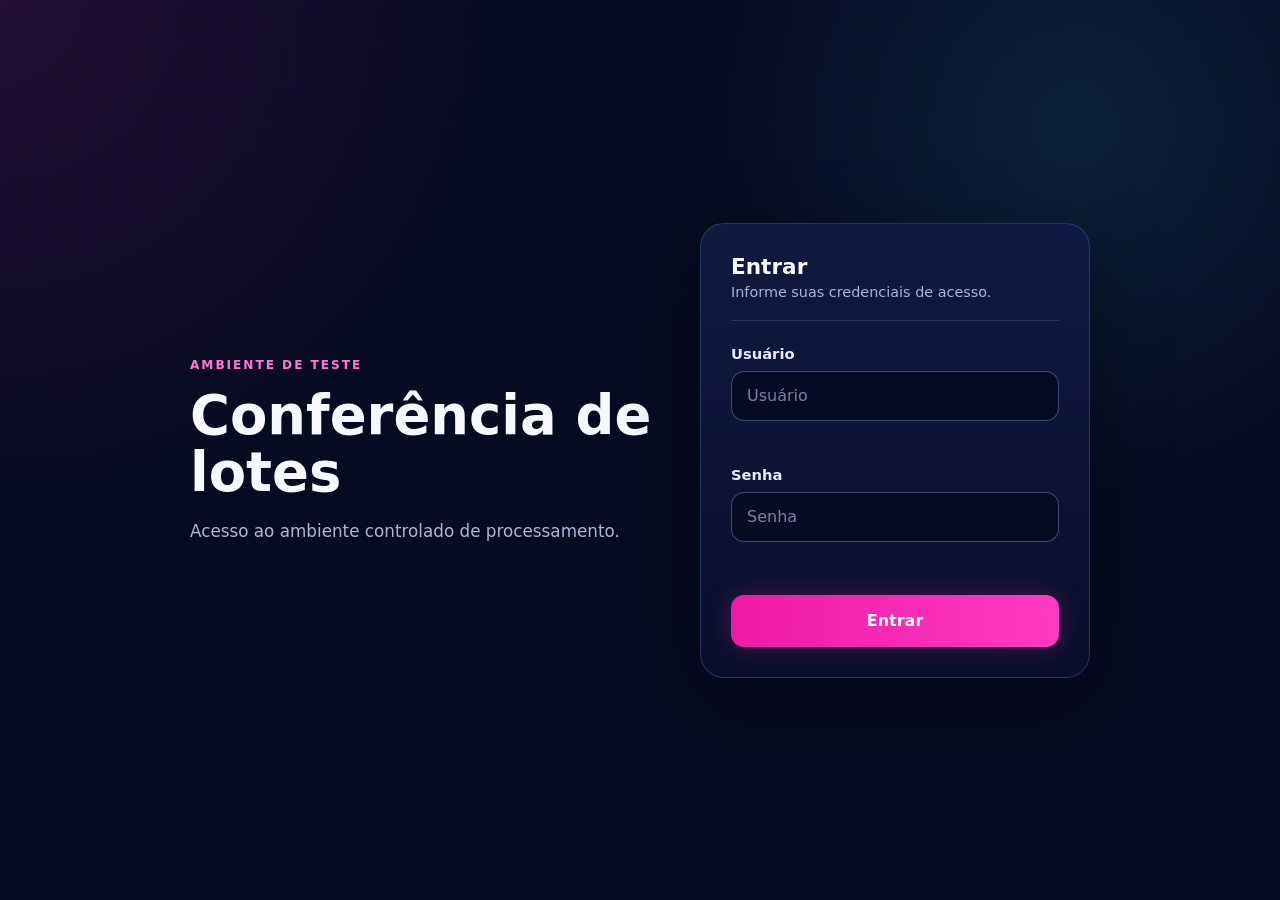
<file: web/index-lotes/login.html>
<!DOCTYPE html>
<html lang="pt-BR">
  <head>
    <meta charset="UTF-8" />
    <meta name="viewport" content="width=device-width, initial-scale=1.0" />
    <meta
      name="description"
      content="Autenticação do ambiente controlado de cadastro de lotes."
    />
    <title>Acesso | Cadastro de Lotes</title>
    <link rel="stylesheet" href="styles.css" />
    <script src="login.js" defer></script>
  </head>

  <body class="login-page">
    <div class="background-grid" aria-hidden="true"></div>

    <main class="login-shell">
      <section class="login-brand" aria-labelledby="login-title">
        <span class="hero__badge">AMBIENTE DE TESTE</span>
        <h1 id="login-title">Conferência de lotes</h1>
        <p>Acesso ao ambiente controlado de processamento.</p>
      </section>

      <section class="panel login-panel" aria-label="Autenticação">
        <header class="panel__header">
          <div>
            <h2>Entrar</h2>
            <p>Informe suas credenciais de acesso.</p>
          </div>
        </header>

        <form id="login-form" novalidate>
          <div class="field">
            <label for="usuario">Usuário</label>
            <input
              id="usuario"
              name="usuario"
              type="text"
              autocomplete="username"
              placeholder="Usuário"
              required
            />
            <small class="field__error" id="erro-usuario"></small>
          </div>

          <div class="field">
            <label for="senha">Senha</label>
            <input
              id="senha"
              name="senha"
              type="password"
              autocomplete="current-password"
              placeholder="Senha"
              required
            />
            <small class="field__error" id="erro-senha"></small>
          </div>

          <button id="botao-login" class="primary-button" type="submit">
            Entrar
          </button>

          <div
            id="mensagem-login"
            class="message"
            role="status"
            aria-live="polite"
            hidden
          ></div>
        </form>
      </section>
    </main>
  </body>
</html>
</file>
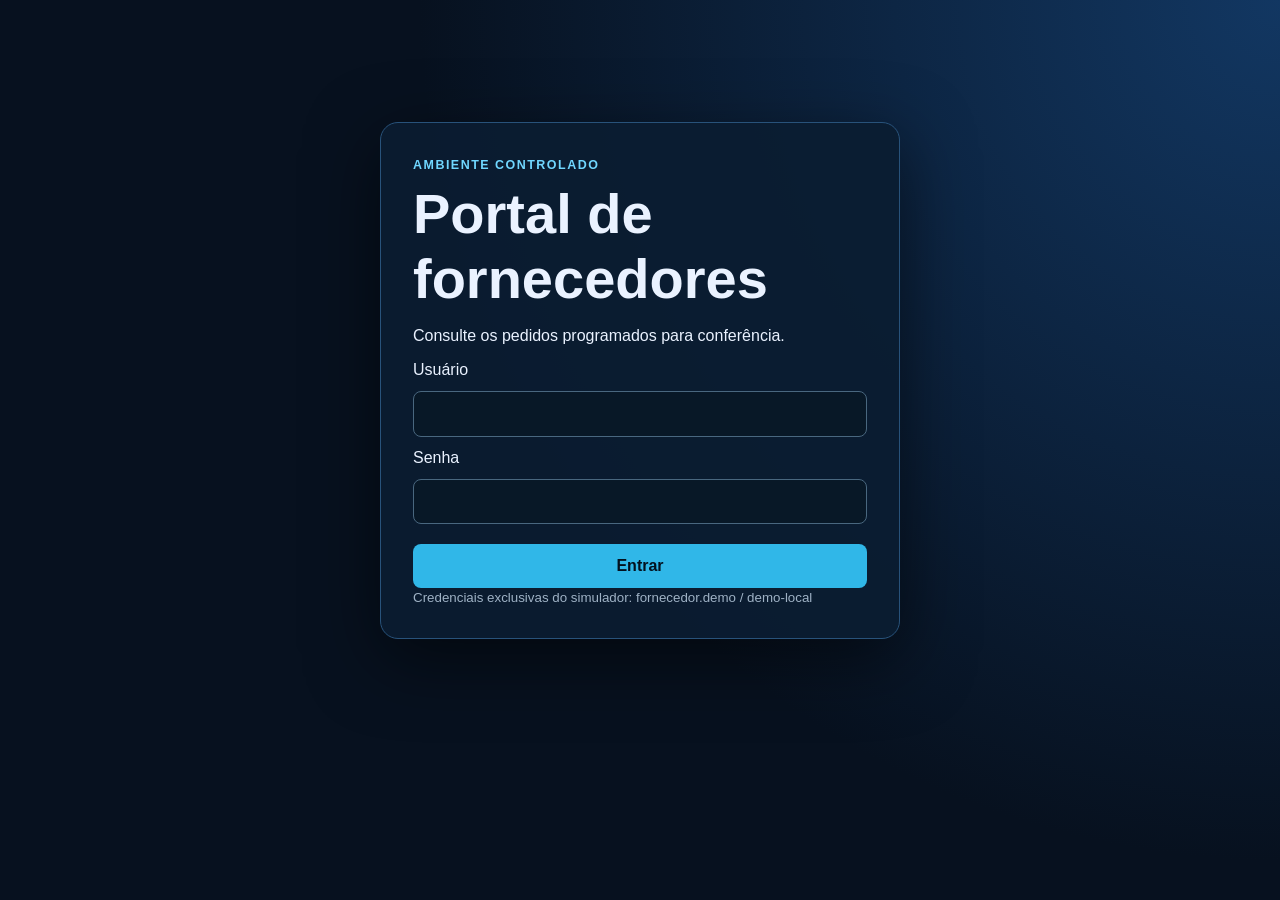
<file: web/supplier-portal/login.html>
<!doctype html>
<html lang="pt-BR">
  <head>
    <meta charset="utf-8" />
    <meta name="viewport" content="width=device-width, initial-scale=1" />
    <meta name="description" content="Portal controlado para testes do Capstone." />
    <title>Acesso | Portal de fornecedores</title>
    <link rel="stylesheet" href="styles.css" />
    <script src="login.js" defer></script>
  </head>
  <body>
    <main class="shell shell--login">
      <section class="panel" aria-label="Autenticação de fornecedores">
        <span class="eyebrow">AMBIENTE CONTROLADO</span>
        <h1>Portal de fornecedores</h1>
        <p>Consulte os pedidos programados para conferência.</p>
        <form id="login-form" novalidate>
          <label for="usuario">Usuário</label>
          <input id="usuario" name="usuario" autocomplete="username" required />
          <label for="senha">Senha</label>
          <input id="senha" name="senha" type="password" autocomplete="current-password" required />
          <button type="submit">Entrar</button>
          <p id="auth-status" role="status" aria-label="Resultado da autenticação" hidden></p>
        </form>
        <small>Credenciais exclusivas do simulador: fornecedor.demo / demo-local</small>
      </section>
    </main>
  </body>
</html>
</file>
<file: docs/index-lotes/styles.css>
:root {
  --background: #070b21;
  --surface: rgba(13, 20, 52, 0.87);
  --surface-strong: #111a42;
  --surface-soft: #17204a;
  --text: #f6f7ff;
  --muted: #aeb5d6;
  --pink: #ff2fb8;
  --pink-soft: #ff74d4;
  --cyan: #33e6ff;
  --green: #58efc2;
  --danger: #ff6b86;
  --border: rgba(129, 146, 218, 0.26);
  --shadow-pink: 0 0 28px rgba(255, 47, 184, 0.24);
  --shadow-cyan: 0 0 28px rgba(51, 230, 255, 0.18);
}

* {
  box-sizing: border-box;
}

body {
  min-height: 100vh;
  margin: 0;
  color: var(--text);
  font-family:
    Inter, ui-sans-serif, system-ui, -apple-system, BlinkMacSystemFont, "Segoe UI",
    sans-serif;
  background:
    radial-gradient(circle at top left, rgba(255, 47, 184, 0.11), transparent 32%),
    radial-gradient(circle at 84% 14%, rgba(51, 230, 255, 0.1), transparent 28%),
    var(--background);
}

button,
input,
select {
  font: inherit;
}

button {
  cursor: pointer;
}

.background-grid {
  position: fixed;
  inset: 0;
  pointer-events: none;
  opacity: 0.32;
  background-image:
    linear-gradient(rgba(83, 105, 191, 0.08) 1px, transparent 1px),
    linear-gradient(90deg, rgba(83, 105, 191, 0.08) 1px, transparent 1px);
  background-size: 42px 42px;
  mask-image: linear-gradient(to bottom, black, transparent 90%);
}

.page-shell {
  position: relative;
  width: min(1220px, calc(100% - 32px));
  margin: 0 auto;
  padding: 70px 0;
}

.hero {
  max-width: 820px;
  margin-bottom: 44px;
}

.hero__badge,
.eyebrow {
  color: var(--pink-soft);
  font-size: 0.76rem;
  font-weight: 800;
  letter-spacing: 0.16em;
}

.hero h1 {
  margin: 12px 0 16px;
  font-size: clamp(2.2rem, 7vw, 4.9rem);
  line-height: 0.98;
}

.hero > p {
  max-width: 700px;
  margin: 0;
  color: var(--muted);
  font-size: 1.08rem;
  line-height: 1.75;
}

.hero__cards {
  display: grid;
  grid-template-columns: repeat(3, minmax(0, 1fr));
  gap: 16px;
  margin-top: 30px;
}

.info-card {
  display: flex;
  gap: 12px;
  min-height: 128px;
  padding: 18px;
  border: 1px solid var(--border);
  border-radius: 18px;
  background: rgba(11, 17, 45, 0.6);
  backdrop-filter: blur(12px);
}

.info-card__icon {
  display: grid;
  flex: 0 0 38px;
  height: 38px;
  place-items: center;
  border: 1px solid rgba(255, 47, 184, 0.7);
  border-radius: 12px;
  color: var(--pink-soft);
  box-shadow: var(--shadow-pink);
}

.info-card strong {
  display: block;
  margin-bottom: 7px;
}

.info-card p {
  margin: 0;
  color: var(--muted);
  font-size: 0.88rem;
  line-height: 1.55;
}

.workspace {
  display: grid;
  grid-template-columns: minmax(0, 0.95fr) minmax(0, 1.05fr);
  gap: 24px;
  align-items: start;
}

.panel {
  border: 1px solid var(--border);
  border-radius: 24px;
  background: linear-gradient(180deg, rgba(17, 26, 66, 0.96), rgba(9, 15, 43, 0.96));
  box-shadow: 0 24px 80px rgba(0, 0, 0, 0.35);
  overflow: hidden;
}

.panel--form {
  padding: 26px;
  border-color: rgba(255, 47, 184, 0.46);
  box-shadow: var(--shadow-pink), 0 24px 80px rgba(0, 0, 0, 0.35);
}

.panel--list {
  padding: 26px;
  border-color: rgba(51, 230, 255, 0.38);
  box-shadow: var(--shadow-cyan), 0 24px 80px rgba(0, 0, 0, 0.35);
}

.panel__header {
  display: flex;
  align-items: center;
  gap: 15px;
  margin-bottom: 24px;
  padding-bottom: 20px;
  border-bottom: 1px solid var(--border);
}

.panel__icon {
  display: grid;
  width: 48px;
  height: 48px;
  place-items: center;
  border: 1px solid var(--pink);
  border-radius: 15px;
  color: var(--pink-soft);
  font-size: 1.5rem;
  box-shadow: var(--shadow-pink);
}

.panel__header h2,
.list-header h2 {
  margin: 0;
  font-size: 1.35rem;
}

.panel__header p {
  margin: 5px 0 0;
  color: var(--muted);
  font-size: 0.9rem;
}

.field {
  margin-bottom: 20px;
}

.field label,
.field legend {
  display: block;
  margin-bottom: 9px;
  color: #e7e9ff;
  font-size: 0.92rem;
  font-weight: 700;
}

input[type="text"],
select {
  width: 100%;
  height: 50px;
  border: 1px solid rgba(151, 168, 232, 0.4);
  border-radius: 13px;
  outline: none;
  color: var(--text);
  background: rgba(5, 10, 31, 0.82);
  padding: 0 15px;
  transition:
    border-color 0.2s,
    box-shadow 0.2s;
}

input[type="text"]:focus,
select:focus {
  border-color: var(--pink);
  box-shadow: 0 0 0 4px rgba(255, 47, 184, 0.12);
}

input::placeholder {
  color: #7780a9;
}

select option {
  color: #11162c;
  background: white;
}

.status-field {
  display: flex;
  flex-wrap: wrap;
  gap: 10px;
  padding: 0;
  border: 0;
}

.status-field legend {
  width: 100%;
}

.radio-option {
  flex: 1 1 140px;
  margin: 0 !important;
}

.radio-option input {
  position: absolute;
  opacity: 0;
  pointer-events: none;
}

.radio-option span {
  display: flex;
  align-items: center;
  justify-content: center;
  min-height: 44px;
  padding: 9px 12px;
  border: 1px solid rgba(151, 168, 232, 0.32);
  border-radius: 12px;
  color: var(--muted);
  background: rgba(5, 10, 31, 0.62);
  transition:
    border-color 0.2s,
    color 0.2s,
    box-shadow 0.2s;
}

.radio-option input:checked + span {
  color: white;
  border-color: var(--pink);
  box-shadow: 0 0 0 3px rgba(255, 47, 184, 0.1);
}

.field__error {
  display: block;
  min-height: 18px;
  margin-top: 7px;
  color: var(--danger);
}

.primary-button,
.secondary-button {
  border: 0;
  border-radius: 13px;
  font-weight: 800;
}

.primary-button {
  position: relative;
  width: 100%;
  height: 52px;
  margin-top: 4px;
  color: white;
  background: linear-gradient(90deg, #ee1aa7, #ff3ac5);
  box-shadow: var(--shadow-pink);
}

.primary-button:disabled {
  cursor: wait;
  opacity: 0.72;
}

.button-loader {
  display: none;
  width: 20px;
  height: 20px;
  margin: auto;
  border: 3px solid rgba(255, 255, 255, 0.35);
  border-top-color: white;
  border-radius: 999px;
  animation: rotate 0.7s linear infinite;
}

.primary-button.is-loading .button-label {
  display: none;
}

.primary-button.is-loading .button-loader {
  display: block;
}

.message {
  margin-top: 18px;
  padding: 16px;
  border-radius: 14px;
  font-weight: 700;
  line-height: 1.45;
}

.message--success {
  border: 1px solid var(--cyan);
  color: #bff8ff;
  background: rgba(0, 173, 199, 0.14);
  box-shadow: var(--shadow-cyan);
}

.message--error {
  border: 1px solid var(--danger);
  color: #ffd9e0;
  background: rgba(255, 107, 134, 0.12);
}

.list-header {
  display: flex;
  justify-content: space-between;
  gap: 18px;
  align-items: center;
  margin-bottom: 18px;
}

.list-header h2 {
  margin-top: 5px;
}

.secondary-button {
  min-height: 40px;
  padding: 0 15px;
  color: var(--cyan);
  background: rgba(51, 230, 255, 0.1);
  border: 1px solid rgba(51, 230, 255, 0.38);
}

.lots-list {
  display: grid;
  gap: 12px;
}

.lot-card {
  padding: 17px;
  border: 1px solid var(--border);
  border-radius: 16px;
  background: rgba(4, 9, 29, 0.54);
}

.lot-card__top,
.lot-card__actions {
  display: flex;
  justify-content: space-between;
  gap: 12px;
  align-items: center;
}

.lot-card h3 {
  margin: 0;
  font-size: 1rem;
}

.lot-card p {
  margin: 9px 0 0;
  color: var(--muted);
  font-size: 0.9rem;
}

.status-pill {
  padding: 6px 9px;
  border-radius: 999px;
  font-size: 0.72rem;
  font-weight: 800;
}

.status-pill--pendente {
  color: #ffd4f0;
  background: rgba(255, 47, 184, 0.17);
}

.status-pill--processamento {
  color: #c9f9ff;
  background: rgba(51, 230, 255, 0.15);
}

.status-pill--concluido {
  color: #c9ffef;
  background: rgba(88, 239, 194, 0.16);
}

.lot-card__actions {
  margin-top: 14px;
}

.lot-card select {
  height: 38px;
  max-width: 220px;
}

.delete-button {
  border: 0;
  color: #ff9aac;
  background: transparent;
  font-weight: 800;
}

.empty-state {
  padding: 42px 20px;
  border: 1px dashed rgba(151, 168, 232, 0.35);
  border-radius: 16px;
  color: var(--muted);
  text-align: center;
}

@keyframes rotate {
  to {
    transform: rotate(360deg);
  }
}

@media (max-width: 920px) {
  .hero__cards,
  .workspace {
    grid-template-columns: 1fr;
  }

  .hero__cards {
    max-width: 700px;
  }
}

@media (max-width: 640px) {
  .page-shell {
    width: min(100% - 20px, 1220px);
    padding: 40px 0;
  }

  .hero__cards {
    grid-template-columns: 1fr;
  }

  .panel--form,
  .panel--list {
    padding: 19px;
  }

  .lot-card__top,
  .lot-card__actions,
  .list-header {
    align-items: stretch;
    flex-direction: column;
  }

  .lot-card select {
    max-width: none;
  }
}
</file>
<file: web/index-lotes/styles.css>
:root {
  --background: #070b21;
  --surface: rgba(13, 20, 52, 0.87);
  --surface-strong: #111a42;
  --surface-soft: #17204a;
  --text: #f6f7ff;
  --muted: #aeb5d6;
  --pink: #ff2fb8;
  --pink-soft: #ff74d4;
  --cyan: #33e6ff;
  --green: #58efc2;
  --danger: #ff6b86;
  --border: rgba(129, 146, 218, 0.26);
  --shadow-pink: 0 0 28px rgba(255, 47, 184, 0.24);
  --shadow-cyan: 0 0 28px rgba(51, 230, 255, 0.18);
}

* {
  box-sizing: border-box;
}

body {
  min-height: 100vh;
  margin: 0;
  color: var(--text);
  font-family:
    Inter, ui-sans-serif, system-ui, -apple-system, BlinkMacSystemFont, "Segoe UI",
    sans-serif;
  background:
    radial-gradient(circle at top left, rgba(255, 47, 184, 0.11), transparent 32%),
    radial-gradient(circle at 84% 14%, rgba(51, 230, 255, 0.1), transparent 28%),
    var(--background);
}

button,
input,
select {
  font: inherit;
}

button {
  cursor: pointer;
}

.background-grid {
  position: fixed;
  inset: 0;
  pointer-events: none;
  opacity: 0.32;
  background-image:
    linear-gradient(rgba(83, 105, 191, 0.08) 1px, transparent 1px),
    linear-gradient(90deg, rgba(83, 105, 191, 0.08) 1px, transparent 1px);
  background-size: 42px 42px;
  mask-image: linear-gradient(to bottom, black, transparent 90%);
}

.page-shell {
  position: relative;
  width: min(1220px, calc(100% - 32px));
  margin: 0 auto;
  padding: 70px 0;
}

.hero {
  max-width: 820px;
  margin-bottom: 44px;
}

.hero__badge,
.eyebrow {
  color: var(--pink-soft);
  font-size: 0.76rem;
  font-weight: 800;
  letter-spacing: 0.16em;
}

.hero h1 {
  margin: 12px 0 16px;
  font-size: clamp(2.2rem, 7vw, 4.9rem);
  line-height: 0.98;
}

.hero > p {
  max-width: 700px;
  margin: 0;
  color: var(--muted);
  font-size: 1.08rem;
  line-height: 1.75;
}

.hero__cards {
  display: grid;
  grid-template-columns: repeat(3, minmax(0, 1fr));
  gap: 16px;
  margin-top: 30px;
}

.info-card {
  display: flex;
  gap: 12px;
  min-height: 128px;
  padding: 18px;
  border: 1px solid var(--border);
  border-radius: 18px;
  background: rgba(11, 17, 45, 0.6);
  backdrop-filter: blur(12px);
}

.info-card__icon {
  display: grid;
  flex: 0 0 38px;
  height: 38px;
  place-items: center;
  border: 1px solid rgba(255, 47, 184, 0.7);
  border-radius: 12px;
  color: var(--pink-soft);
  box-shadow: var(--shadow-pink);
}

.info-card strong {
  display: block;
  margin-bottom: 7px;
}

.info-card p {
  margin: 0;
  color: var(--muted);
  font-size: 0.88rem;
  line-height: 1.55;
}

.workspace {
  display: grid;
  grid-template-columns: minmax(0, 0.95fr) minmax(0, 1.05fr);
  gap: 24px;
  align-items: start;
}

.panel {
  border: 1px solid var(--border);
  border-radius: 24px;
  background: linear-gradient(180deg, rgba(17, 26, 66, 0.96), rgba(9, 15, 43, 0.96));
  box-shadow: 0 24px 80px rgba(0, 0, 0, 0.35);
  overflow: hidden;
}

.panel--form {
  padding: 26px;
  border-color: rgba(255, 47, 184, 0.46);
  box-shadow: var(--shadow-pink), 0 24px 80px rgba(0, 0, 0, 0.35);
}

.panel--list {
  padding: 26px;
  border-color: rgba(51, 230, 255, 0.38);
  box-shadow: var(--shadow-cyan), 0 24px 80px rgba(0, 0, 0, 0.35);
}

.panel__header {
  display: flex;
  align-items: center;
  gap: 15px;
  margin-bottom: 24px;
  padding-bottom: 20px;
  border-bottom: 1px solid var(--border);
}

.panel__icon {
  display: grid;
  width: 48px;
  height: 48px;
  place-items: center;
  border: 1px solid var(--pink);
  border-radius: 15px;
  color: var(--pink-soft);
  font-size: 1.5rem;
  box-shadow: var(--shadow-pink);
}

.panel__header h2,
.list-header h2 {
  margin: 0;
  font-size: 1.35rem;
}

.panel__header p {
  margin: 5px 0 0;
  color: var(--muted);
  font-size: 0.9rem;
}

.field {
  margin-bottom: 20px;
}

.field label,
.field legend {
  display: block;
  margin-bottom: 9px;
  color: #e7e9ff;
  font-size: 0.92rem;
  font-weight: 700;
}

input[type="text"],
input[type="password"],
select {
  width: 100%;
  height: 50px;
  border: 1px solid rgba(151, 168, 232, 0.4);
  border-radius: 13px;
  outline: none;
  color: var(--text);
  background: rgba(5, 10, 31, 0.82);
  padding: 0 15px;
  transition:
    border-color 0.2s,
    box-shadow 0.2s;
}

input[type="text"]:focus,
input[type="password"]:focus,
select:focus {
  border-color: var(--pink);
  box-shadow: 0 0 0 4px rgba(255, 47, 184, 0.12);
}

input::placeholder {
  color: #7780a9;
}

select option {
  color: #11162c;
  background: white;
}

.status-field {
  display: flex;
  flex-wrap: wrap;
  gap: 10px;
  padding: 0;
  border: 0;
}

.status-field legend {
  width: 100%;
}

.radio-option {
  position: relative;
  flex: 1 1 140px;
  margin: 0 !important;
}

.radio-option input {
  position: absolute;
  z-index: 1;
  inset: 0;
  width: 100%;
  height: 100%;
  margin: 0;
  opacity: 0;
  cursor: pointer;
}

.radio-option span {
  display: flex;
  align-items: center;
  justify-content: center;
  min-height: 44px;
  padding: 9px 12px;
  border: 1px solid rgba(151, 168, 232, 0.32);
  border-radius: 12px;
  color: var(--muted);
  background: rgba(5, 10, 31, 0.62);
  transition:
    border-color 0.2s,
    color 0.2s,
    box-shadow 0.2s;
}

.radio-option input:checked + span {
  color: white;
  border-color: var(--pink);
  box-shadow: 0 0 0 3px rgba(255, 47, 184, 0.1);
}

.field__error {
  display: block;
  min-height: 18px;
  margin-top: 7px;
  color: var(--danger);
}

.primary-button,
.secondary-button {
  border: 0;
  border-radius: 13px;
  font-weight: 800;
}

.primary-button {
  position: relative;
  width: 100%;
  height: 52px;
  margin-top: 4px;
  color: white;
  background: linear-gradient(90deg, #ee1aa7, #ff3ac5);
  box-shadow: var(--shadow-pink);
}

.primary-button:disabled {
  cursor: wait;
  opacity: 0.72;
}

.button-loader {
  display: none;
  width: 20px;
  height: 20px;
  margin: auto;
  border: 3px solid rgba(255, 255, 255, 0.35);
  border-top-color: white;
  border-radius: 999px;
  animation: rotate 0.7s linear infinite;
}

.primary-button.is-loading .button-label {
  display: none;
}

.primary-button.is-loading .button-loader {
  display: block;
}

.message {
  margin-top: 18px;
  padding: 16px;
  border-radius: 14px;
  font-weight: 700;
  line-height: 1.45;
}

.message--success {
  border: 1px solid var(--cyan);
  color: #bff8ff;
  background: rgba(0, 173, 199, 0.14);
  box-shadow: var(--shadow-cyan);
}

.message--error {
  border: 1px solid var(--danger);
  color: #ffd9e0;
  background: rgba(255, 107, 134, 0.12);
}

.list-header {
  display: flex;
  justify-content: space-between;
  gap: 18px;
  align-items: center;
  margin-bottom: 18px;
}

.list-header h2 {
  margin-top: 5px;
}

.secondary-button {
  min-height: 40px;
  padding: 0 15px;
  color: var(--cyan);
  background: rgba(51, 230, 255, 0.1);
  border: 1px solid rgba(51, 230, 255, 0.38);
}

.lots-list {
  display: grid;
  gap: 12px;
}

.lot-card {
  padding: 17px;
  border: 1px solid var(--border);
  border-radius: 16px;
  background: rgba(4, 9, 29, 0.54);
}

.lot-card__top,
.lot-card__actions {
  display: flex;
  justify-content: space-between;
  gap: 12px;
  align-items: center;
}

.lot-card h3 {
  margin: 0;
  font-size: 1rem;
}

.lot-card p {
  margin: 9px 0 0;
  color: var(--muted);
  font-size: 0.9rem;
}

.status-pill {
  padding: 6px 9px;
  border-radius: 999px;
  font-size: 0.72rem;
  font-weight: 800;
}

.status-pill--pendente {
  color: #ffd4f0;
  background: rgba(255, 47, 184, 0.17);
}

.status-pill--processamento {
  color: #c9f9ff;
  background: rgba(51, 230, 255, 0.15);
}

.status-pill--concluido {
  color: #c9ffef;
  background: rgba(88, 239, 194, 0.16);
}

.lot-card__actions {
  margin-top: 14px;
}

.lot-card select {
  height: 38px;
  max-width: 220px;
}

.delete-button {
  border: 0;
  color: #ff9aac;
  background: transparent;
  font-weight: 800;
}

.empty-state {
  padding: 42px 20px;
  border: 1px dashed rgba(151, 168, 232, 0.35);
  border-radius: 16px;
  color: var(--muted);
  text-align: center;
}

.login-page {
  display: grid;
  place-items: center;
}

.login-shell {
  position: relative;
  display: grid;
  width: min(900px, calc(100% - 32px));
  grid-template-columns: minmax(0, 1fr) minmax(320px, 390px);
  gap: 48px;
  align-items: center;
  padding: 48px 0;
}

.login-brand h1 {
  max-width: 560px;
  margin: 14px 0 16px;
  font-size: 3.4rem;
  line-height: 1.05;
}

.login-brand p {
  max-width: 480px;
  margin: 0;
  color: var(--muted);
  font-size: 1.05rem;
  line-height: 1.7;
}

.login-panel {
  padding: 30px;
}

.login-panel .primary-button {
  width: 100%;
  margin-top: 8px;
}

@keyframes rotate {
  to {
    transform: rotate(360deg);
  }
}

@media (max-width: 920px) {
  .hero__cards,
  .workspace,
  .login-shell {
    grid-template-columns: 1fr;
  }

  .hero__cards {
    max-width: 700px;
  }

  .login-shell {
    max-width: 560px;
    gap: 28px;
  }
}

@media (max-width: 640px) {
  .page-shell {
    width: min(100% - 20px, 1220px);
    padding: 40px 0;
  }

  .hero__cards {
    grid-template-columns: 1fr;
  }

  .panel--form,
  .panel--list {
    padding: 19px;
  }

  .lot-card__top,
  .lot-card__actions,
  .list-header {
    align-items: stretch;
    flex-direction: column;
  }

  .lot-card select {
    max-width: none;
  }

  .login-shell {
    width: min(100% - 20px, 560px);
    padding: 32px 0;
  }

  .login-brand h1 {
    font-size: 2.35rem;
  }

  .login-panel {
    padding: 22px;
  }
}
.visually-hidden {
  position: absolute;
  width: 1px;
  height: 1px;
  padding: 0;
  margin: -1px;
  overflow: hidden;
  clip: rect(0, 0, 0, 0);
  white-space: nowrap;
  border: 0;
}
</file>
<file: web/supplier-portal/styles.css>
:root { color-scheme: dark; font-family: Inter, "Segoe UI", sans-serif; background: #07111f; color: #eaf2ff; }
* { box-sizing: border-box; }
body { margin: 0; min-height: 100vh; background: radial-gradient(circle at top right, #123762, #07111f 55%); }
.shell { width: min(1180px, 94vw); margin: 0 auto; padding: 4rem 0; }
.shell--login { width: min(520px, 92vw); padding-top: 10vh; }
.eyebrow { color: #70d7ff; font-weight: 700; letter-spacing: .12em; font-size: .78rem; }
h1 { margin: .5rem 0; font-size: clamp(2rem, 5vw, 3.5rem); }
.panel { margin-top: 2rem; padding: 2rem; border: 1px solid #28527a; border-radius: 18px; background: rgba(10, 29, 49, .92); box-shadow: 0 20px 70px #0008; overflow-x: auto; }
form { display: grid; gap: .75rem; }
input, button { border-radius: 8px; padding: .8rem 1rem; font: inherit; }
input { border: 1px solid #49677f; background: #081827; color: white; }
button { margin-top: .5rem; border: 0; background: #30b7e8; color: #03111e; font-weight: 800; cursor: pointer; }
#auth-status { padding: .8rem; border-left: 4px solid #ff6b6b; background: #4b1f27; }
small { color: #9fb2c5; }
table { width: 100%; border-collapse: collapse; min-width: 900px; }
th, td { padding: .9rem; border-bottom: 1px solid #294762; text-align: left; }
th { color: #70d7ff; font-size: .8rem; text-transform: uppercase; }
tbody tr:hover { background: #12304b; }
</file>
